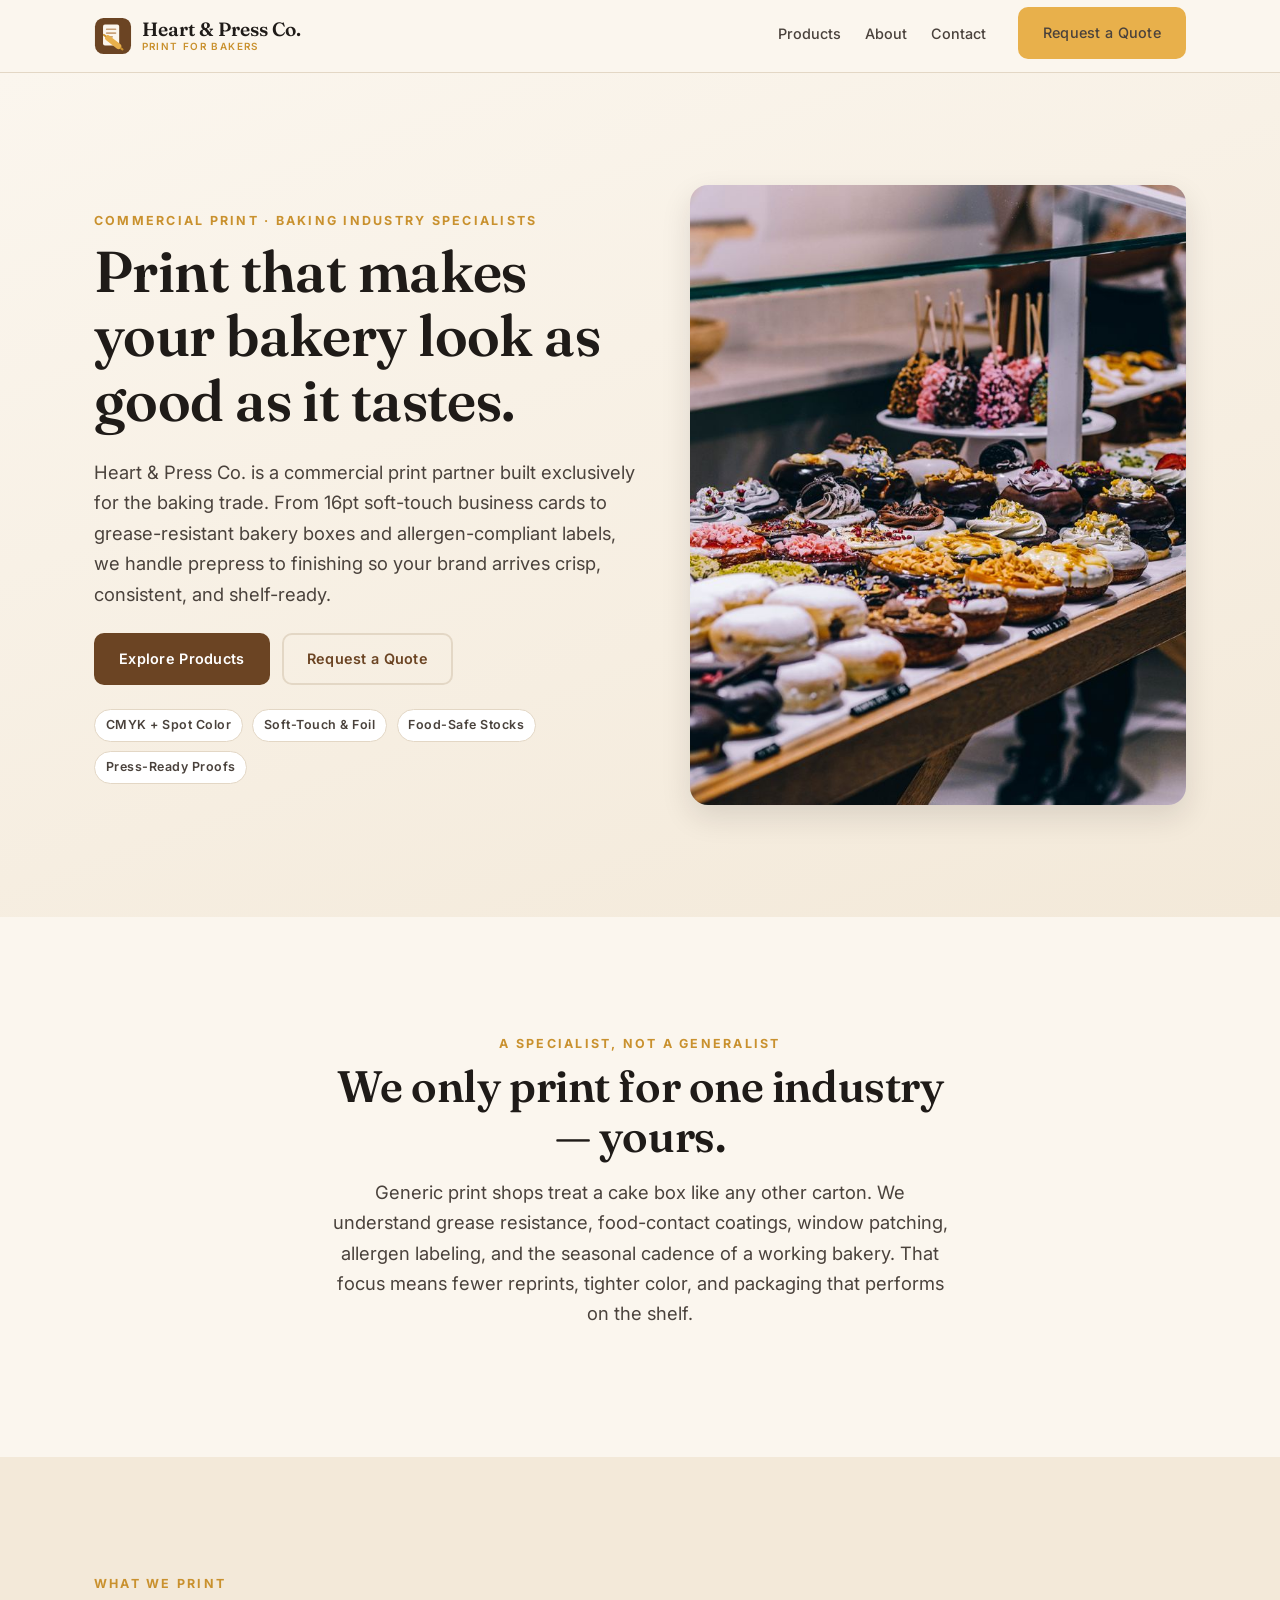
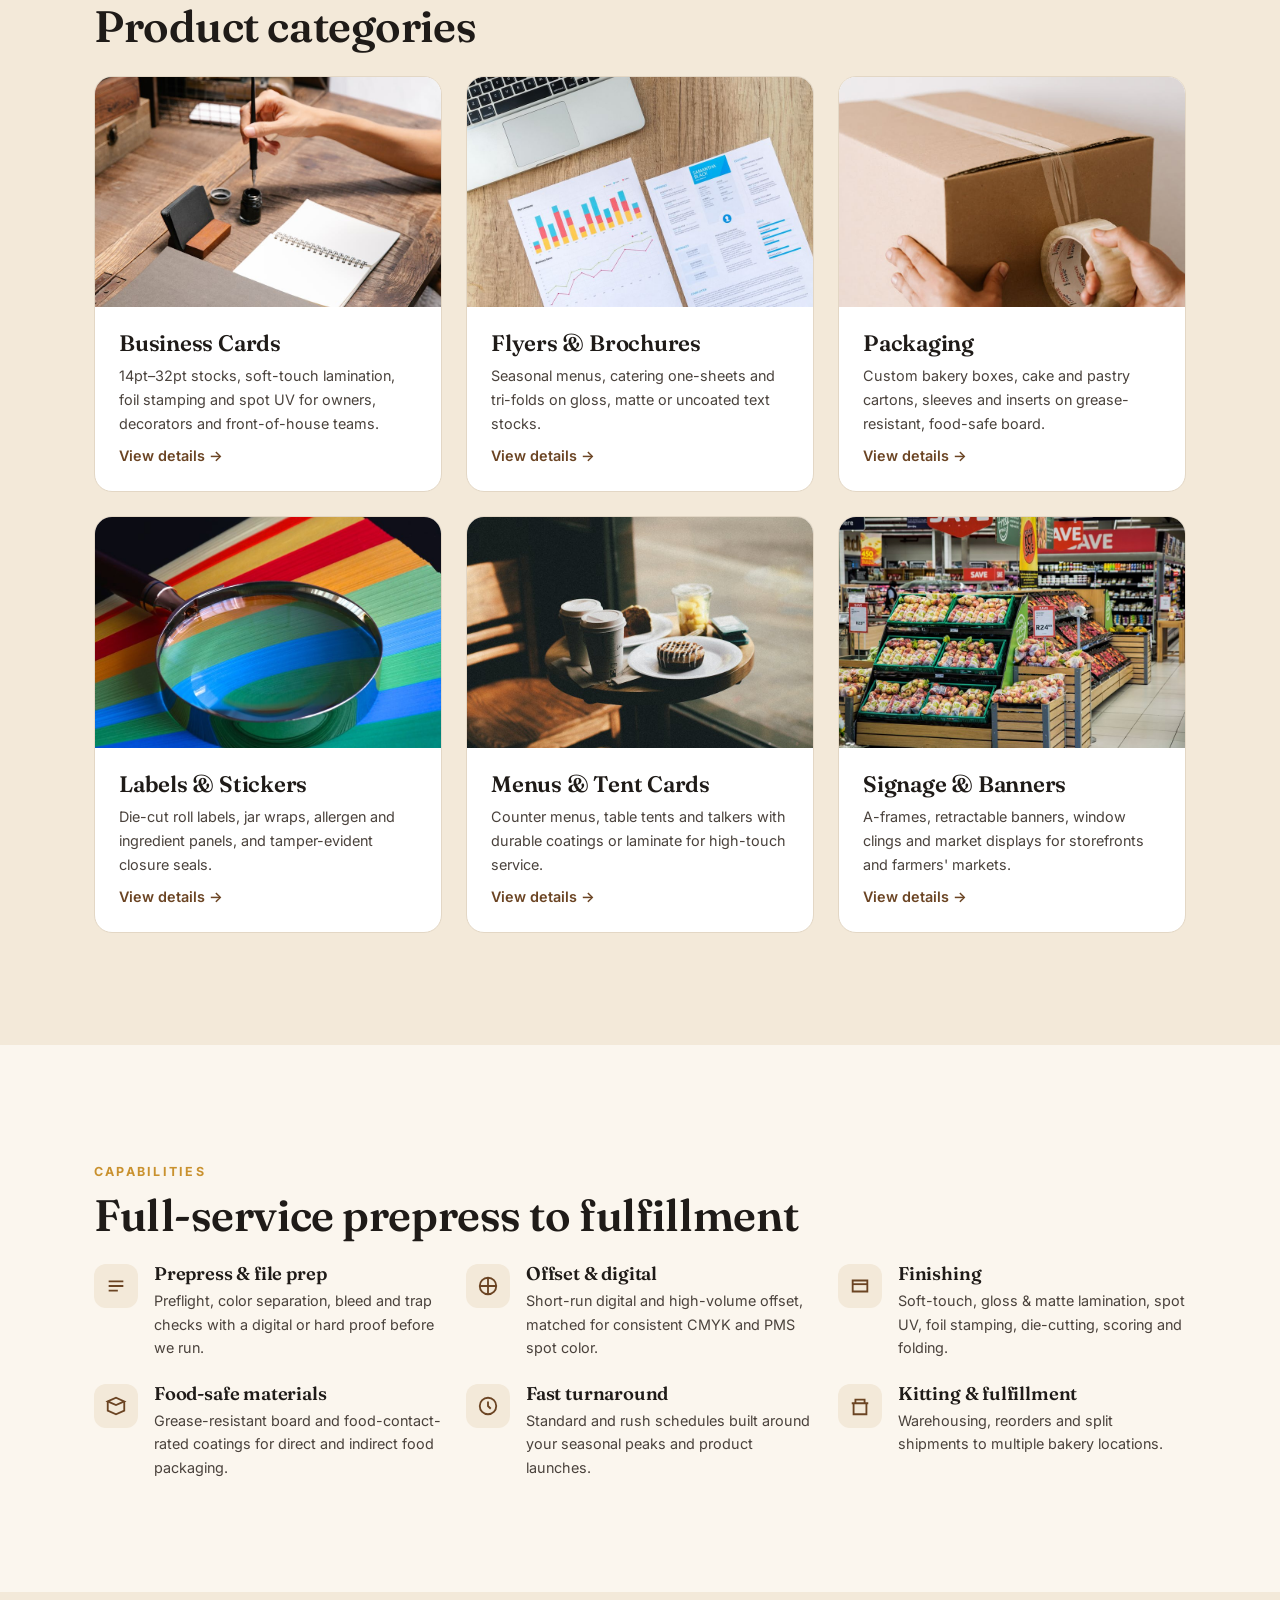
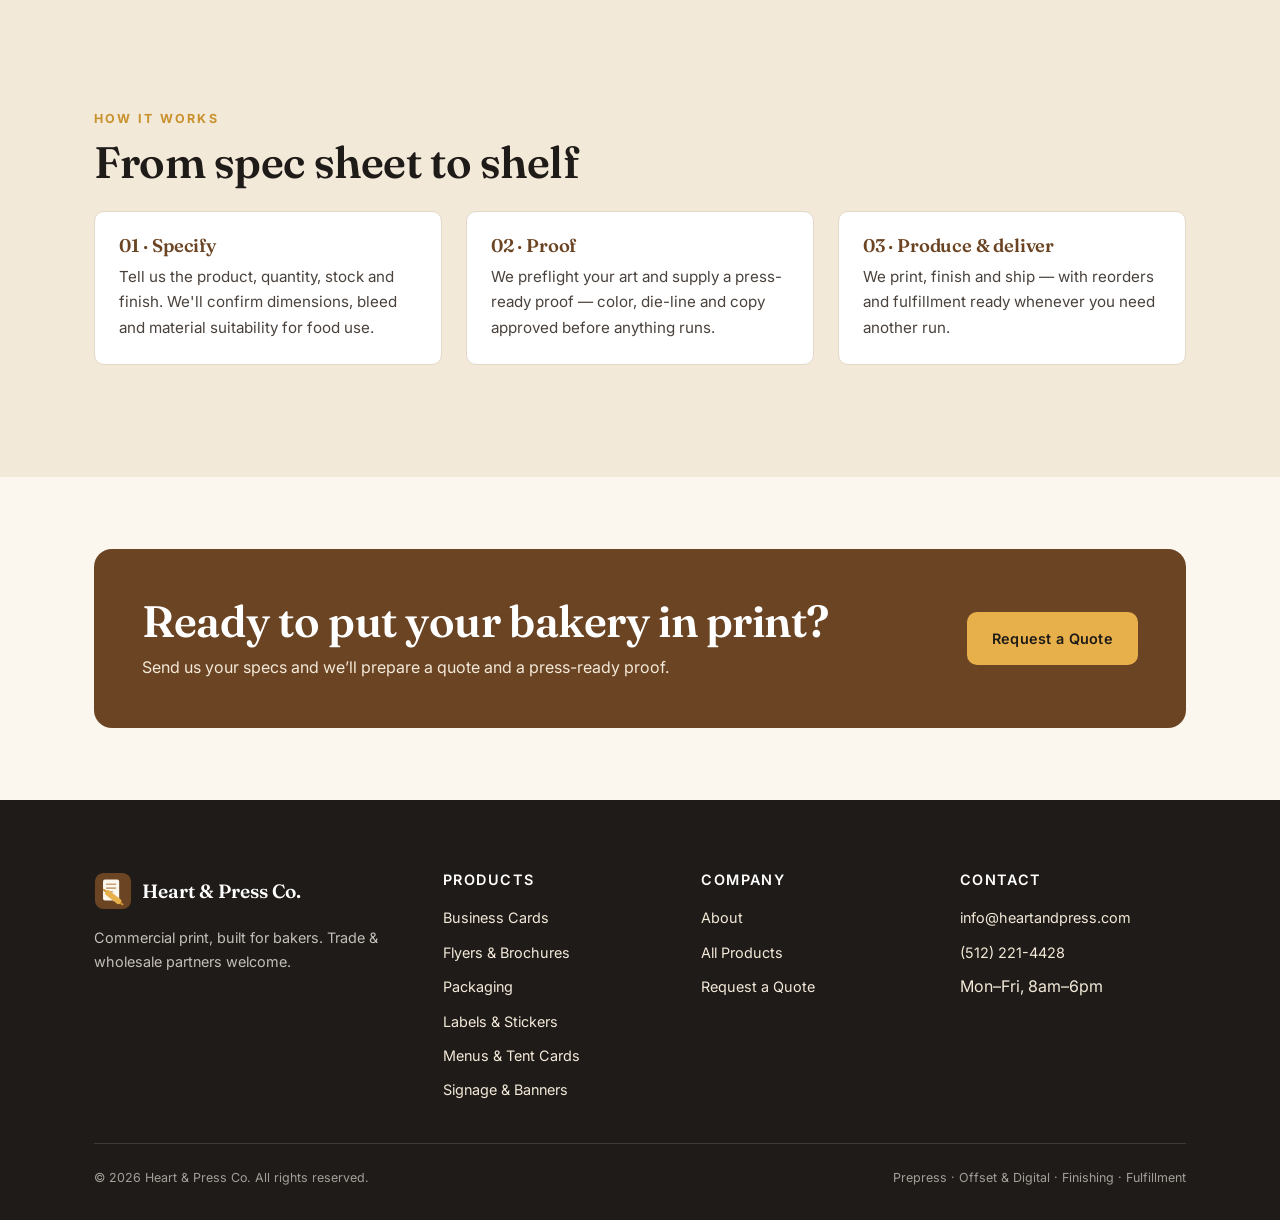
<file: index.html>
<!DOCTYPE html>
<html lang="en">
<head>
  <meta charset="utf-8" />
  <meta name="viewport" content="width=device-width, initial-scale=1" />
  <title>Heart &amp; Press Co. — Commercial print, built for bakers</title>
  <meta name="description" content="Trade-quality commercial printing specialized for the baking industry — business cards, packaging, labels, menus, signage and more for bakeries, patisseries and cafés. Request a quote." />
  <link rel="icon" type="image/svg+xml" href="assets/favicon.svg" />
  <link rel="preconnect" href="https://fonts.googleapis.com" />
  <link rel="preconnect" href="https://fonts.gstatic.com" crossorigin />
  <link href="https://fonts.googleapis.com/css2?family=Fraunces:opsz,wght@9..144,500;9..144,600&family=Inter:wght@400;500;600;700&display=swap" rel="stylesheet" />
  <link rel="stylesheet" href="css/styles.css" />
  <link rel="canonical" href="https://heartandpress.com/" />
  <meta property="og:type" content="website" />
  <meta property="og:site_name" content="Heart & Press Co." />
  <meta property="og:title" content="Heart & Press Co. — Commercial print, built for bakers" />
  <meta property="og:description" content="Trade-quality commercial printing specialized for the baking industry — business cards, packaging, labels, menus and signage for bakeries, patisseries and cafés." />
  <meta property="og:url" content="https://heartandpress.com/" />
  <meta property="og:image" content="https://heartandpress.com/images/hero-bakery.jpg" />
  <meta name="twitter:card" content="summary_large_image" />
  <script type="application/ld+json">
  {
    "@context": "https://schema.org",
    "@type": "PrintShop",
    "name": "Heart & Press Co.",
    "description": "Commercial print specialists for the baking industry — packaging, labels, business cards, menus and signage for bakeries, patisseries and cafés.",
    "url": "https://heartandpress.com/",
    "email": "info@heartandpress.com",
    "telephone": "+1-512-221-4428",
    "image": "https://heartandpress.com/images/hero-bakery.jpg",
    "logo": "https://heartandpress.com/assets/logo-mark.svg",
    "priceRange": "Quote on request",
    "openingHours": "Mo-Fr 08:00-18:00",
    "areaServed": "US",
    "slogan": "Commercial print, built for bakers.",
    "knowsAbout": ["Commercial printing", "Bakery packaging", "Food-safe labels", "Signage and banners"]
  }
  </script>
</head>
<body>

  <header class="site-header">
    <div class="container">
      <nav class="nav" aria-label="Primary">
        <a class="brand" href="index.html" aria-label="Heart &amp; Press Co. home">
          <img class="brand__mark" src="assets/logo-mark.svg" alt="" width="38" height="38" />
          <span class="brand__name">Heart &amp; Press Co.<small>Print for bakers</small></span>
        </a>
        <button class="nav__toggle" aria-label="Toggle menu" aria-expanded="false" aria-controls="primary-menu">
          <span></span><span></span><span></span>
        </button>
        <ul class="nav__links" id="primary-menu">
          <li><a href="products.html">Products</a></li>
          <li><a href="about.html">About</a></li>
          <li><a href="contact.html">Contact</a></li>
          <li class="nav__cta"><a class="btn btn--accent" href="contact.html">Request a Quote</a></li>
        </ul>
      </nav>
    </div>
  </header>

  <!-- ===== Hero ===== -->
  <section class="hero">
    <div class="container">
      <div class="hero__grid">
        <div>
          <span class="eyebrow">Commercial print · Baking industry specialists</span>
          <h1>Print that makes your bakery look as good as it tastes.</h1>
          <p class="lead">
            Heart &amp; Press Co. is a commercial print partner built exclusively for
            the baking trade. From 16pt soft-touch business cards to grease-resistant
            bakery boxes and allergen-compliant labels, we handle prepress to finishing
            so your brand arrives crisp, consistent, and shelf-ready.
          </p>
          <div class="stack" style="margin-top:1.5rem">
            <div style="display:flex;gap:0.75rem;flex-wrap:wrap">
              <a class="btn btn--primary" href="products.html">Explore Products</a>
              <a class="btn btn--ghost" href="contact.html">Request a Quote</a>
            </div>
          </div>
          <div class="hero__badges">
            <span class="badge">CMYK + Spot Color</span>
            <span class="badge">Soft-Touch &amp; Foil</span>
            <span class="badge">Food-Safe Stocks</span>
            <span class="badge">Press-Ready Proofs</span>
          </div>
        </div>
        <div class="hero__media">
          <img src="images/hero-bakery.jpg" alt="Bakery counter with branded boxes, business cards and printed menus" loading="eager" />
        </div>
      </div>
    </div>
  </section>

  <!-- ===== Value prop / why a specialist ===== -->
  <section class="section">
    <div class="container">
      <div class="center" style="max-width:62ch;margin-inline:auto">
        <span class="eyebrow">A specialist, not a generalist</span>
        <h2>We only print for one industry — yours.</h2>
        <p class="lead">
          Generic print shops treat a cake box like any other carton. We understand
          grease resistance, food-contact coatings, window patching, allergen
          labeling, and the seasonal cadence of a working bakery. That focus means
          fewer reprints, tighter color, and packaging that performs on the shelf.
        </p>
      </div>
    </div>
  </section>

  <!-- ===== Category grid ===== -->
  <section class="section section--cream2">
    <div class="container">
      <span class="eyebrow">What we print</span>
      <h2 style="margin-bottom:1.5rem">Product categories</h2>
      <div class="grid grid-3">

        <a class="card" href="products/business-cards.html">
          <div class="card__media"><img src="images/cat-business-cards.jpg" alt="Premium printed business cards" loading="lazy" /></div>
          <div class="card__body">
            <h3>Business Cards</h3>
            <p>14pt–32pt stocks, soft-touch lamination, foil stamping and spot UV for owners, decorators and front-of-house teams.</p>
            <span class="card__link">View details</span>
          </div>
        </a>

        <a class="card" href="products/flyers-brochures.html">
          <div class="card__media"><img src="images/cat-flyers.jpg" alt="Printed flyers and folded brochures" loading="lazy" /></div>
          <div class="card__body">
            <h3>Flyers &amp; Brochures</h3>
            <p>Seasonal menus, catering one-sheets and tri-folds on gloss, matte or uncoated text stocks.</p>
            <span class="card__link">View details</span>
          </div>
        </a>

        <a class="card" href="products/packaging.html">
          <div class="card__media"><img src="images/cat-packaging.jpg" alt="Branded bakery boxes and packaging" loading="lazy" /></div>
          <div class="card__body">
            <h3>Packaging</h3>
            <p>Custom bakery boxes, cake and pastry cartons, sleeves and inserts on grease-resistant, food-safe board.</p>
            <span class="card__link">View details</span>
          </div>
        </a>

        <a class="card" href="products/labels-stickers.html">
          <div class="card__media"><img src="images/cat-labels.jpg" alt="Custom jar labels and stickers" loading="lazy" /></div>
          <div class="card__body">
            <h3>Labels &amp; Stickers</h3>
            <p>Die-cut roll labels, jar wraps, allergen and ingredient panels, and tamper-evident closure seals.</p>
            <span class="card__link">View details</span>
          </div>
        </a>

        <a class="card" href="products/menus-tent-cards.html">
          <div class="card__media"><img src="images/cat-menus.jpg" alt="Printed café menus and counter tent cards" loading="lazy" /></div>
          <div class="card__body">
            <h3>Menus &amp; Tent Cards</h3>
            <p>Counter menus, table tents and talkers with durable coatings or laminate for high-touch service.</p>
            <span class="card__link">View details</span>
          </div>
        </a>

        <a class="card" href="products/signage-banners.html">
          <div class="card__media"><img src="images/cat-signage.jpg" alt="Bakery signage and retractable banners" loading="lazy" /></div>
          <div class="card__body">
            <h3>Signage &amp; Banners</h3>
            <p>A-frames, retractable banners, window clings and market displays for storefronts and farmers' markets.</p>
            <span class="card__link">View details</span>
          </div>
        </a>

      </div>
    </div>
  </section>

  <!-- ===== Capabilities strip ===== -->
  <section class="section">
    <div class="container">
      <span class="eyebrow">Capabilities</span>
      <h2 style="margin-bottom:1.5rem">Full-service prepress to fulfillment</h2>
      <div class="features">
        <div class="feature">
          <div class="feature__icon" aria-hidden="true">
            <svg width="22" height="22" viewBox="0 0 24 24" fill="none" stroke="currentColor" stroke-width="2"><path d="M4 7h16M4 12h16M4 17h10"/></svg>
          </div>
          <div>
            <h4>Prepress &amp; file prep</h4>
            <p>Preflight, color separation, bleed and trap checks with a digital or hard proof before we run.</p>
          </div>
        </div>
        <div class="feature">
          <div class="feature__icon" aria-hidden="true">
            <svg width="22" height="22" viewBox="0 0 24 24" fill="none" stroke="currentColor" stroke-width="2"><circle cx="12" cy="12" r="9"/><path d="M12 3v18M3 12h18"/></svg>
          </div>
          <div>
            <h4>Offset &amp; digital</h4>
            <p>Short-run digital and high-volume offset, matched for consistent CMYK and PMS spot color.</p>
          </div>
        </div>
        <div class="feature">
          <div class="feature__icon" aria-hidden="true">
            <svg width="22" height="22" viewBox="0 0 24 24" fill="none" stroke="currentColor" stroke-width="2"><path d="M4 6h16v12H4z"/><path d="M4 10h16"/></svg>
          </div>
          <div>
            <h4>Finishing</h4>
            <p>Soft-touch, gloss &amp; matte lamination, spot UV, foil stamping, die-cutting, scoring and folding.</p>
          </div>
        </div>
        <div class="feature">
          <div class="feature__icon" aria-hidden="true">
            <svg width="22" height="22" viewBox="0 0 24 24" fill="none" stroke="currentColor" stroke-width="2"><path d="M3 7l9-4 9 4-9 4-9-4z"/><path d="M3 7v10l9 4 9-4V7"/></svg>
          </div>
          <div>
            <h4>Food-safe materials</h4>
            <p>Grease-resistant board and food-contact-rated coatings for direct and indirect food packaging.</p>
          </div>
        </div>
        <div class="feature">
          <div class="feature__icon" aria-hidden="true">
            <svg width="22" height="22" viewBox="0 0 24 24" fill="none" stroke="currentColor" stroke-width="2"><circle cx="12" cy="12" r="9"/><path d="M12 7v5l3 3"/></svg>
          </div>
          <div>
            <h4>Fast turnaround</h4>
            <p>Standard and rush schedules built around your seasonal peaks and product launches.</p>
          </div>
        </div>
        <div class="feature">
          <div class="feature__icon" aria-hidden="true">
            <svg width="22" height="22" viewBox="0 0 24 24" fill="none" stroke="currentColor" stroke-width="2"><path d="M3 9h18M7 9V5h10v4M5 21h14V9H5z"/></svg>
          </div>
          <div>
            <h4>Kitting &amp; fulfillment</h4>
            <p>Warehousing, reorders and split shipments to multiple bakery locations.</p>
          </div>
        </div>
      </div>
    </div>
  </section>

  <!-- ===== Process ===== -->
  <section class="section section--cream2">
    <div class="container">
      <span class="eyebrow">How it works</span>
      <h2 style="margin-bottom:1.5rem">From spec sheet to shelf</h2>
      <div class="grid grid-3">
        <div class="spec">
          <h4>01 · Specify</h4>
          <p style="margin:0;color:var(--ink-soft);font-size:0.95rem">Tell us the product, quantity, stock and finish. We'll confirm dimensions, bleed and material suitability for food use.</p>
        </div>
        <div class="spec">
          <h4>02 · Proof</h4>
          <p style="margin:0;color:var(--ink-soft);font-size:0.95rem">We preflight your art and supply a press-ready proof — color, die-line and copy approved before anything runs.</p>
        </div>
        <div class="spec">
          <h4>03 · Produce &amp; deliver</h4>
          <p style="margin:0;color:var(--ink-soft);font-size:0.95rem">We print, finish and ship — with reorders and fulfillment ready whenever you need another run.</p>
        </div>
      </div>
    </div>
  </section>

  <!-- ===== CTA band ===== -->
  <section class="section section--tight">
    <div class="container">
      <div class="cta-band">
        <div>
          <h2>Ready to put your bakery in print?</h2>
          <p>Send us your specs and we’ll prepare a quote and a press-ready proof.</p>
        </div>
        <a class="btn btn--accent" href="contact.html">Request a Quote</a>
      </div>
    </div>
  </section>

  <!-- ===== Footer ===== -->
  <footer class="site-footer">
    <div class="container">
      <div class="footer-grid">
        <div class="footer-brand">
          <a class="brand" href="index.html" aria-label="Heart &amp; Press Co. home">
            <img class="brand__mark" src="assets/logo-mark.svg" alt="" width="38" height="38" />
            <span class="brand__name" style="color:#fff">Heart &amp; Press Co.</span>
          </a>
          <p style="margin-top:1rem;max-width:34ch;color:rgba(251,246,238,0.75);font-size:0.9rem">
            Commercial print, built for bakers. Trade &amp; wholesale partners welcome.
          </p>
        </div>
        <div>
          <h4>Products</h4>
          <ul class="footer-links">
            <li><a href="products/business-cards.html">Business Cards</a></li>
            <li><a href="products/flyers-brochures.html">Flyers &amp; Brochures</a></li>
            <li><a href="products/packaging.html">Packaging</a></li>
            <li><a href="products/labels-stickers.html">Labels &amp; Stickers</a></li>
            <li><a href="products/menus-tent-cards.html">Menus &amp; Tent Cards</a></li>
            <li><a href="products/signage-banners.html">Signage &amp; Banners</a></li>
          </ul>
        </div>
        <div>
          <h4>Company</h4>
          <ul class="footer-links">
            <li><a href="about.html">About</a></li>
            <li><a href="products.html">All Products</a></li>
            <li><a href="contact.html">Request a Quote</a></li>
          </ul>
        </div>
        <div>
          <h4>Contact</h4>
          <ul class="footer-links">
            <li><a href="mailto:info@heartandpress.com">info@heartandpress.com</a></li>
            <li><a href="tel:+15122214428">(512) 221-4428</a></li>
            <li>Mon–Fri, 8am–6pm</li>
          </ul>
        </div>
      </div>
      <div class="footer-bottom">
        <span>&copy; <span id="year">2026</span> Heart &amp; Press Co. All rights reserved.</span>
        <span>Prepress &middot; Offset &amp; Digital &middot; Finishing &middot; Fulfillment</span>
      </div>
    </div>
  </footer>

  <script src="js/main.js"></script>
</body>
</html>
</file>
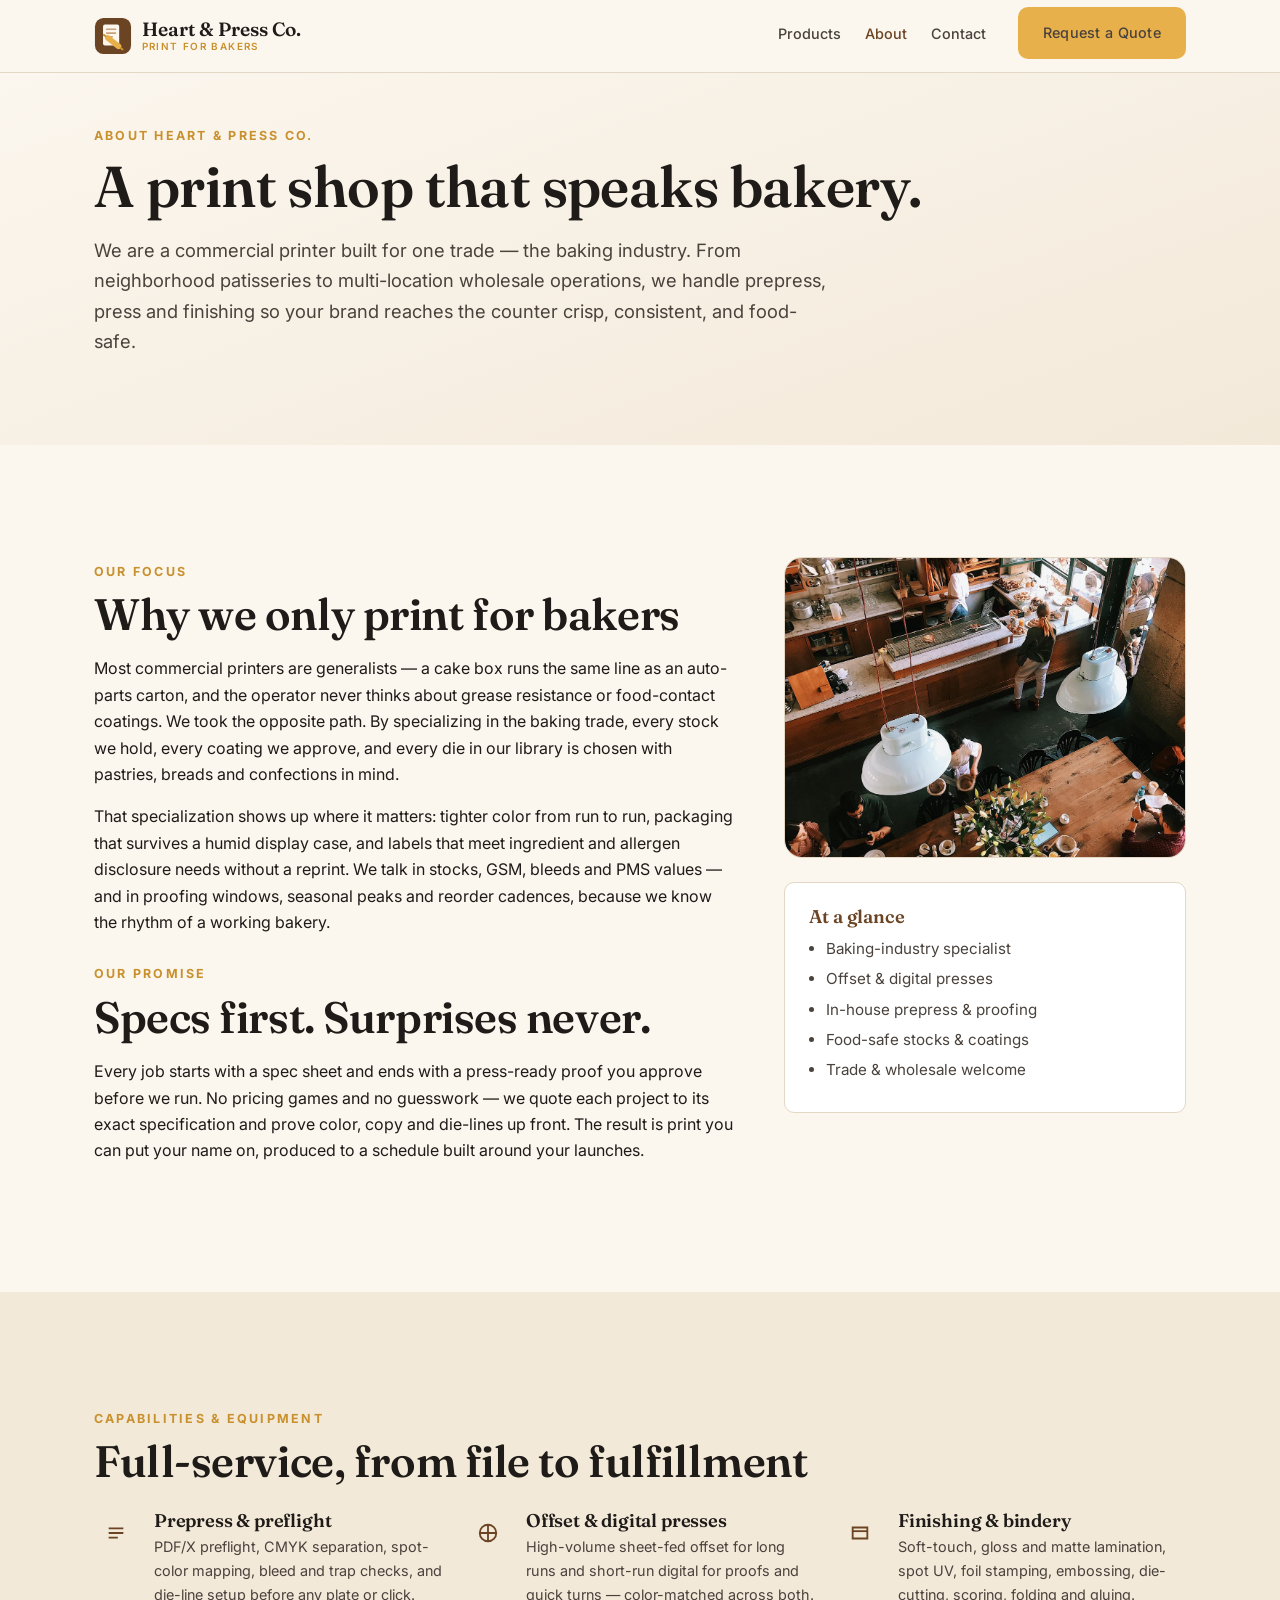
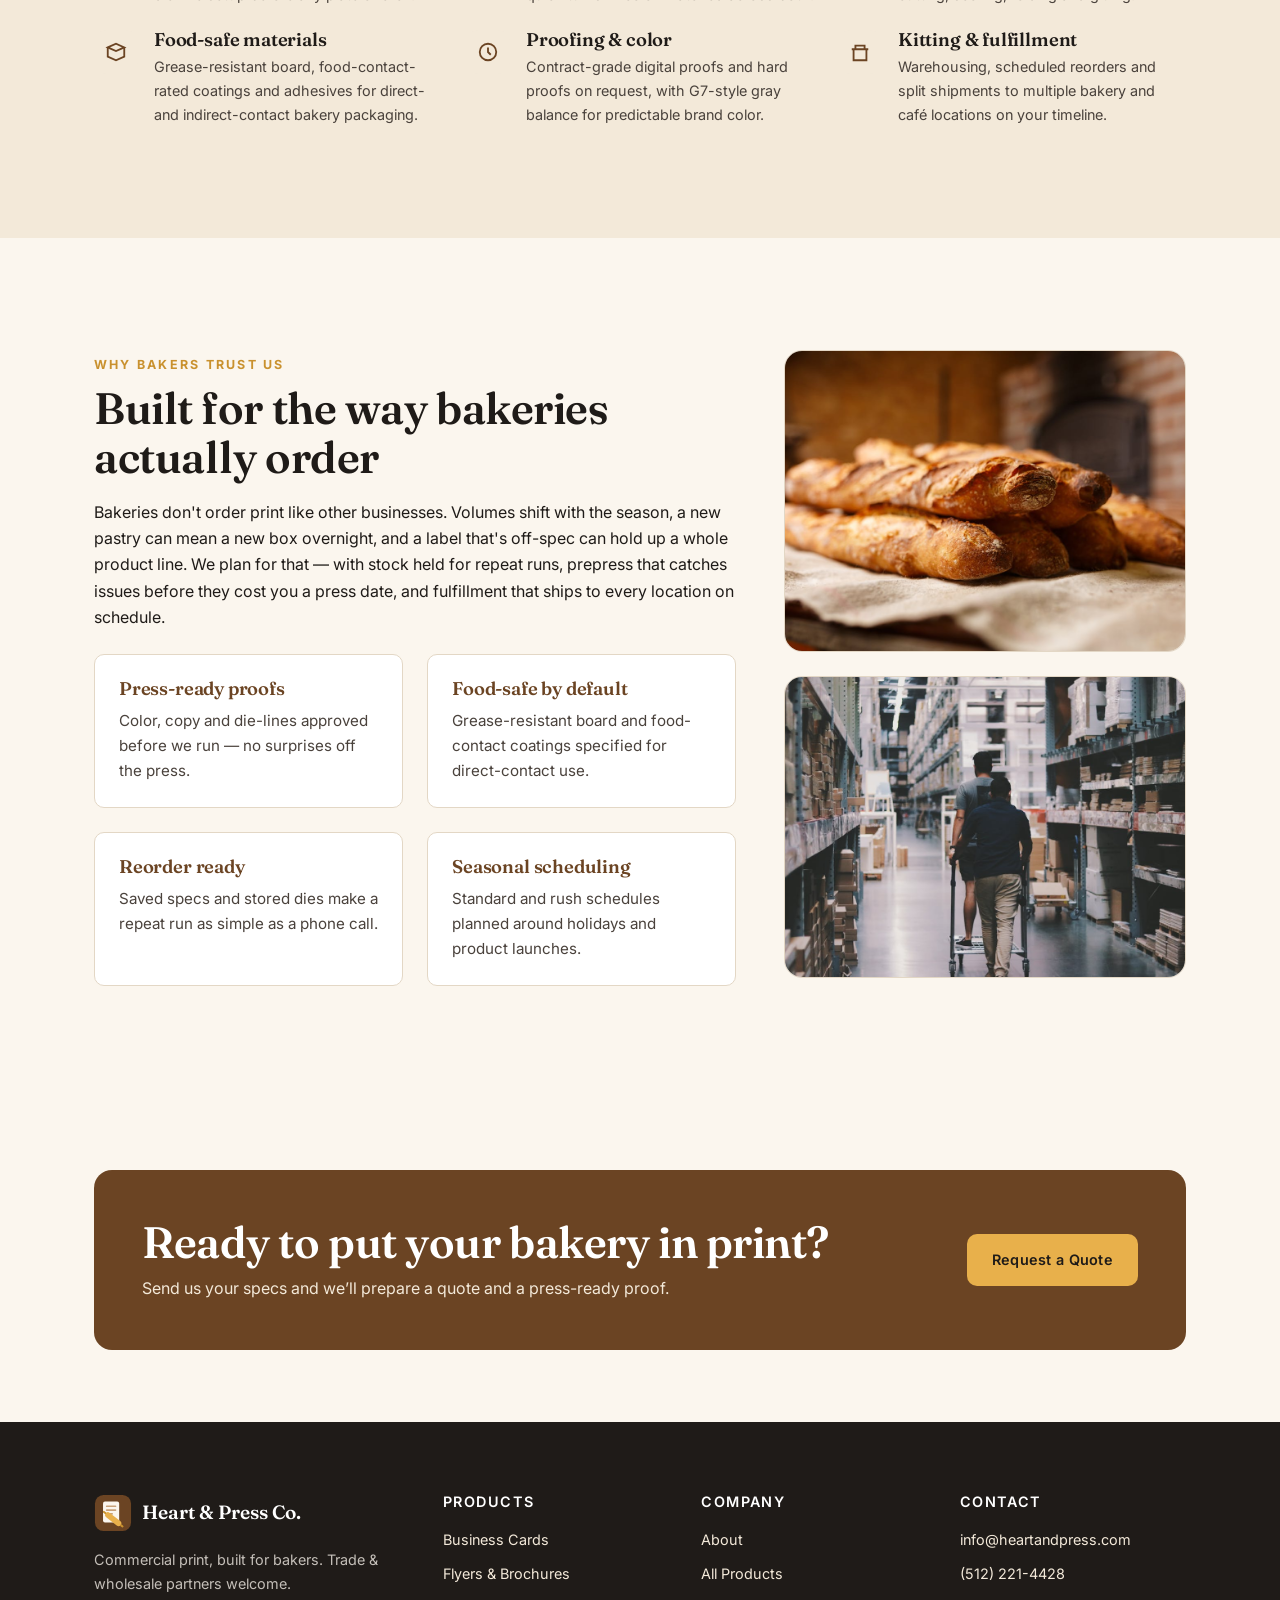
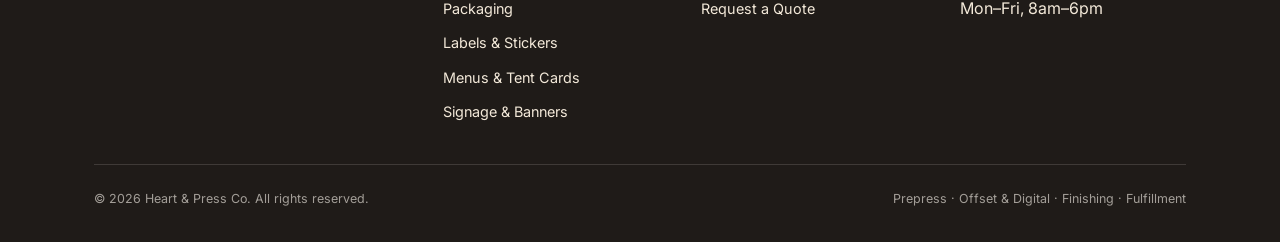
<file: about.html>
<!DOCTYPE html>
<html lang="en">
<head>
  <meta charset="utf-8" />
  <meta name="viewport" content="width=device-width, initial-scale=1" />
  <title>About — Heart &amp; Press Co. | Print specialists for the baking trade</title>
  <meta name="description" content="Heart & Press Co. is a commercial print partner built exclusively for bakeries, patisseries and cafés. Learn about our prepress, offset and digital presses, finishing and fulfillment for the baking industry." />
  <link rel="icon" type="image/svg+xml" href="assets/favicon.svg" />
  <link rel="preconnect" href="https://fonts.googleapis.com" />
  <link rel="preconnect" href="https://fonts.gstatic.com" crossorigin />
  <link href="https://fonts.googleapis.com/css2?family=Fraunces:opsz,wght@9..144,500;9..144,600&family=Inter:wght@400;500;600;700&display=swap" rel="stylesheet" />
  <link rel="stylesheet" href="css/styles.css" />
  <link rel="canonical" href="https://heartandpress.com/about.html" />
  <meta property="og:type" content="website" />
  <meta property="og:site_name" content="Heart & Press Co." />
  <meta property="og:title" content="About — Heart & Press Co." />
  <meta property="og:description" content="A commercial printer built exclusively for the baking trade — prepress, offset and digital presses, finishing and fulfillment for bakeries and cafés." />
  <meta property="og:url" content="https://heartandpress.com/about.html" />
  <meta property="og:image" content="https://heartandpress.com/images/about-cafe.jpg" />
  <meta name="twitter:card" content="summary_large_image" />
  <script type="application/ld+json">
  { "@context": "https://schema.org", "@type": "Organization", "name": "Heart & Press Co.", "url": "https://heartandpress.com/", "logo": "https://heartandpress.com/assets/logo-mark.svg", "email": "info@heartandpress.com", "telephone": "+1-512-221-4428", "slogan": "Commercial print, built for bakers." }
  </script>
</head>
<body>

  <header class="site-header">
    <div class="container">
      <nav class="nav" aria-label="Primary">
        <a class="brand" href="index.html" aria-label="Heart &amp; Press Co. home">
          <img class="brand__mark" src="assets/logo-mark.svg" alt="" width="38" height="38" />
          <span class="brand__name">Heart &amp; Press Co.<small>Print for bakers</small></span>
        </a>
        <button class="nav__toggle" aria-label="Toggle menu" aria-expanded="false" aria-controls="primary-menu">
          <span></span><span></span><span></span>
        </button>
        <ul class="nav__links" id="primary-menu">
          <li><a href="products.html">Products</a></li>
          <li><a href="about.html" aria-current="page">About</a></li>
          <li><a href="contact.html">Contact</a></li>
          <li class="nav__cta"><a class="btn btn--accent" href="contact.html">Request a Quote</a></li>
        </ul>
      </nav>
    </div>
  </header>

  <!-- ===== Page header ===== -->
  <section class="page-head">
    <div class="container">
      <span class="eyebrow">About Heart &amp; Press Co.</span>
      <h1>A print shop that speaks bakery.</h1>
      <p class="lead measure">
        We are a commercial printer built for one trade — the baking industry.
        From neighborhood patisseries to multi-location wholesale operations, we
        handle prepress, press and finishing so your brand reaches the counter
        crisp, consistent, and food-safe.
      </p>
    </div>
  </section>

  <!-- ===== Story / why baking ===== -->
  <section class="section">
    <div class="container">
      <div class="split">
        <div class="stack">
          <div>
            <span class="eyebrow">Our focus</span>
            <h2>Why we only print for bakers</h2>
            <p>
              Most commercial printers are generalists — a cake box runs the same
              line as an auto-parts carton, and the operator never thinks about
              grease resistance or food-contact coatings. We took the opposite path.
              By specializing in the baking trade, every stock we hold, every
              coating we approve, and every die in our library is chosen with
              pastries, breads and confections in mind.
            </p>
            <p>
              That specialization shows up where it matters: tighter color from run
              to run, packaging that survives a humid display case, and labels that
              meet ingredient and allergen disclosure needs without a reprint. We
              talk in stocks, GSM, bleeds and PMS values — and in proofing windows,
              seasonal peaks and reorder cadences, because we know the rhythm of a
              working bakery.
            </p>
          </div>
          <div>
            <span class="eyebrow">Our promise</span>
            <h2>Specs first. Surprises never.</h2>
            <p>
              Every job starts with a spec sheet and ends with a press-ready proof
              you approve before we run. No pricing games and no guesswork — we
              quote each project to its exact specification and prove color, copy
              and die-lines up front. The result is print you can put your name on,
              produced to a schedule built around your launches.
            </p>
          </div>
        </div>
        <aside class="stack">
          <div class="card" style="overflow:hidden">
            <div class="card__media" style="aspect-ratio:4/3"><img src="images/about-cafe.jpg" alt="Interior of a bakery café with branded packaging on the counter" loading="lazy" /></div>
          </div>
          <div class="spec">
            <h4>At a glance</h4>
            <ul style="margin:0;padding-left:1.1em;font-size:0.95rem;color:var(--ink-soft)">
              <li>Baking-industry specialist</li>
              <li>Offset &amp; digital presses</li>
              <li>In-house prepress &amp; proofing</li>
              <li>Food-safe stocks &amp; coatings</li>
              <li>Trade &amp; wholesale welcome</li>
            </ul>
          </div>
        </aside>
      </div>
    </div>
  </section>

  <!-- ===== Capabilities / equipment ===== -->
  <section class="section section--cream2">
    <div class="container">
      <span class="eyebrow">Capabilities &amp; equipment</span>
      <h2 style="margin-bottom:1.5rem">Full-service, from file to fulfillment</h2>
      <div class="features">
        <div class="feature">
          <div class="feature__icon" aria-hidden="true">
            <svg width="22" height="22" viewBox="0 0 24 24" fill="none" stroke="currentColor" stroke-width="2"><path d="M4 7h16M4 12h16M4 17h10"/></svg>
          </div>
          <div>
            <h4>Prepress &amp; preflight</h4>
            <p>PDF/X preflight, CMYK separation, spot-color mapping, bleed and trap checks, and die-line setup before any plate or click.</p>
          </div>
        </div>
        <div class="feature">
          <div class="feature__icon" aria-hidden="true">
            <svg width="22" height="22" viewBox="0 0 24 24" fill="none" stroke="currentColor" stroke-width="2"><circle cx="12" cy="12" r="9"/><path d="M12 3v18M3 12h18"/></svg>
          </div>
          <div>
            <h4>Offset &amp; digital presses</h4>
            <p>High-volume sheet-fed offset for long runs and short-run digital for proofs and quick turns — color-matched across both.</p>
          </div>
        </div>
        <div class="feature">
          <div class="feature__icon" aria-hidden="true">
            <svg width="22" height="22" viewBox="0 0 24 24" fill="none" stroke="currentColor" stroke-width="2"><path d="M4 6h16v12H4z"/><path d="M4 10h16"/></svg>
          </div>
          <div>
            <h4>Finishing &amp; bindery</h4>
            <p>Soft-touch, gloss and matte lamination, spot UV, foil stamping, embossing, die-cutting, scoring, folding and gluing.</p>
          </div>
        </div>
        <div class="feature">
          <div class="feature__icon" aria-hidden="true">
            <svg width="22" height="22" viewBox="0 0 24 24" fill="none" stroke="currentColor" stroke-width="2"><path d="M3 7l9-4 9 4-9 4-9-4z"/><path d="M3 7v10l9 4 9-4V7"/></svg>
          </div>
          <div>
            <h4>Food-safe materials</h4>
            <p>Grease-resistant board, food-contact-rated coatings and adhesives for direct- and indirect-contact bakery packaging.</p>
          </div>
        </div>
        <div class="feature">
          <div class="feature__icon" aria-hidden="true">
            <svg width="22" height="22" viewBox="0 0 24 24" fill="none" stroke="currentColor" stroke-width="2"><circle cx="12" cy="12" r="9"/><path d="M12 7v5l3 3"/></svg>
          </div>
          <div>
            <h4>Proofing &amp; color</h4>
            <p>Contract-grade digital proofs and hard proofs on request, with G7-style gray balance for predictable brand color.</p>
          </div>
        </div>
        <div class="feature">
          <div class="feature__icon" aria-hidden="true">
            <svg width="22" height="22" viewBox="0 0 24 24" fill="none" stroke="currentColor" stroke-width="2"><path d="M3 9h18M7 9V5h10v4M5 21h14V9H5z"/></svg>
          </div>
          <div>
            <h4>Kitting &amp; fulfillment</h4>
            <p>Warehousing, scheduled reorders and split shipments to multiple bakery and café locations on your timeline.</p>
          </div>
        </div>
      </div>
    </div>
  </section>

  <!-- ===== Trust signals / stats ===== -->
  <section class="section">
    <div class="container">
      <div class="split">
        <div class="stack">
          <div>
            <span class="eyebrow">Why bakers trust us</span>
            <h2>Built for the way bakeries actually order</h2>
            <p>
              Bakeries don't order print like other businesses. Volumes shift with
              the season, a new pastry can mean a new box overnight, and a label
              that's off-spec can hold up a whole product line. We plan for that —
              with stock held for repeat runs, prepress that catches issues before
              they cost you a press date, and fulfillment that ships to every
              location on schedule.
            </p>
          </div>
          <div class="grid grid-2">
            <div class="spec">
              <h4>Press-ready proofs</h4>
              <p style="margin:0;font-size:0.95rem;color:var(--ink-soft)">Color, copy and die-lines approved before we run — no surprises off the press.</p>
            </div>
            <div class="spec">
              <h4>Food-safe by default</h4>
              <p style="margin:0;font-size:0.95rem;color:var(--ink-soft)">Grease-resistant board and food-contact coatings specified for direct-contact use.</p>
            </div>
            <div class="spec">
              <h4>Reorder ready</h4>
              <p style="margin:0;font-size:0.95rem;color:var(--ink-soft)">Saved specs and stored dies make a repeat run as simple as a phone call.</p>
            </div>
            <div class="spec">
              <h4>Seasonal scheduling</h4>
              <p style="margin:0;font-size:0.95rem;color:var(--ink-soft)">Standard and rush schedules planned around holidays and product launches.</p>
            </div>
          </div>
        </div>
        <aside class="stack">
          <div class="card"><div class="card__media" style="aspect-ratio:4/3"><img src="images/about-oven.jpg" alt="Fresh baguettes coming out of a bakery oven" loading="lazy" /></div></div>
          <div class="card"><div class="card__media" style="aspect-ratio:4/3"><img src="images/about-fulfillment.jpg" alt="Warehouse fulfillment shelving with cartons ready to ship" loading="lazy" /></div></div>
        </aside>
      </div>
    </div>
  </section>

  <!-- ===== CTA band ===== -->
  <section class="section section--tight">
    <div class="container">
      <div class="cta-band">
        <div>
          <h2>Ready to put your bakery in print?</h2>
          <p>Send us your specs and we’ll prepare a quote and a press-ready proof.</p>
        </div>
        <a class="btn btn--accent" href="contact.html">Request a Quote</a>
      </div>
    </div>
  </section>

  <!-- ===== Footer ===== -->
  <footer class="site-footer">
    <div class="container">
      <div class="footer-grid">
        <div class="footer-brand">
          <a class="brand" href="index.html" aria-label="Heart &amp; Press Co. home">
            <img class="brand__mark" src="assets/logo-mark.svg" alt="" width="38" height="38" />
            <span class="brand__name" style="color:#fff">Heart &amp; Press Co.</span>
          </a>
          <p style="margin-top:1rem;max-width:34ch;color:rgba(251,246,238,0.75);font-size:0.9rem">
            Commercial print, built for bakers. Trade &amp; wholesale partners welcome.
          </p>
        </div>
        <div>
          <h4>Products</h4>
          <ul class="footer-links">
            <li><a href="products/business-cards.html">Business Cards</a></li>
            <li><a href="products/flyers-brochures.html">Flyers &amp; Brochures</a></li>
            <li><a href="products/packaging.html">Packaging</a></li>
            <li><a href="products/labels-stickers.html">Labels &amp; Stickers</a></li>
            <li><a href="products/menus-tent-cards.html">Menus &amp; Tent Cards</a></li>
            <li><a href="products/signage-banners.html">Signage &amp; Banners</a></li>
          </ul>
        </div>
        <div>
          <h4>Company</h4>
          <ul class="footer-links">
            <li><a href="about.html">About</a></li>
            <li><a href="products.html">All Products</a></li>
            <li><a href="contact.html">Request a Quote</a></li>
          </ul>
        </div>
        <div>
          <h4>Contact</h4>
          <ul class="footer-links">
            <li><a href="mailto:info@heartandpress.com">info@heartandpress.com</a></li>
            <li><a href="tel:+15122214428">(512) 221-4428</a></li>
            <li>Mon–Fri, 8am–6pm</li>
          </ul>
        </div>
      </div>
      <div class="footer-bottom">
        <span>&copy; <span id="year">2026</span> Heart &amp; Press Co. All rights reserved.</span>
        <span>Prepress &middot; Offset &amp; Digital &middot; Finishing &middot; Fulfillment</span>
      </div>
    </div>
  </footer>

  <script src="js/main.js"></script>
</body>
</html>
</file>
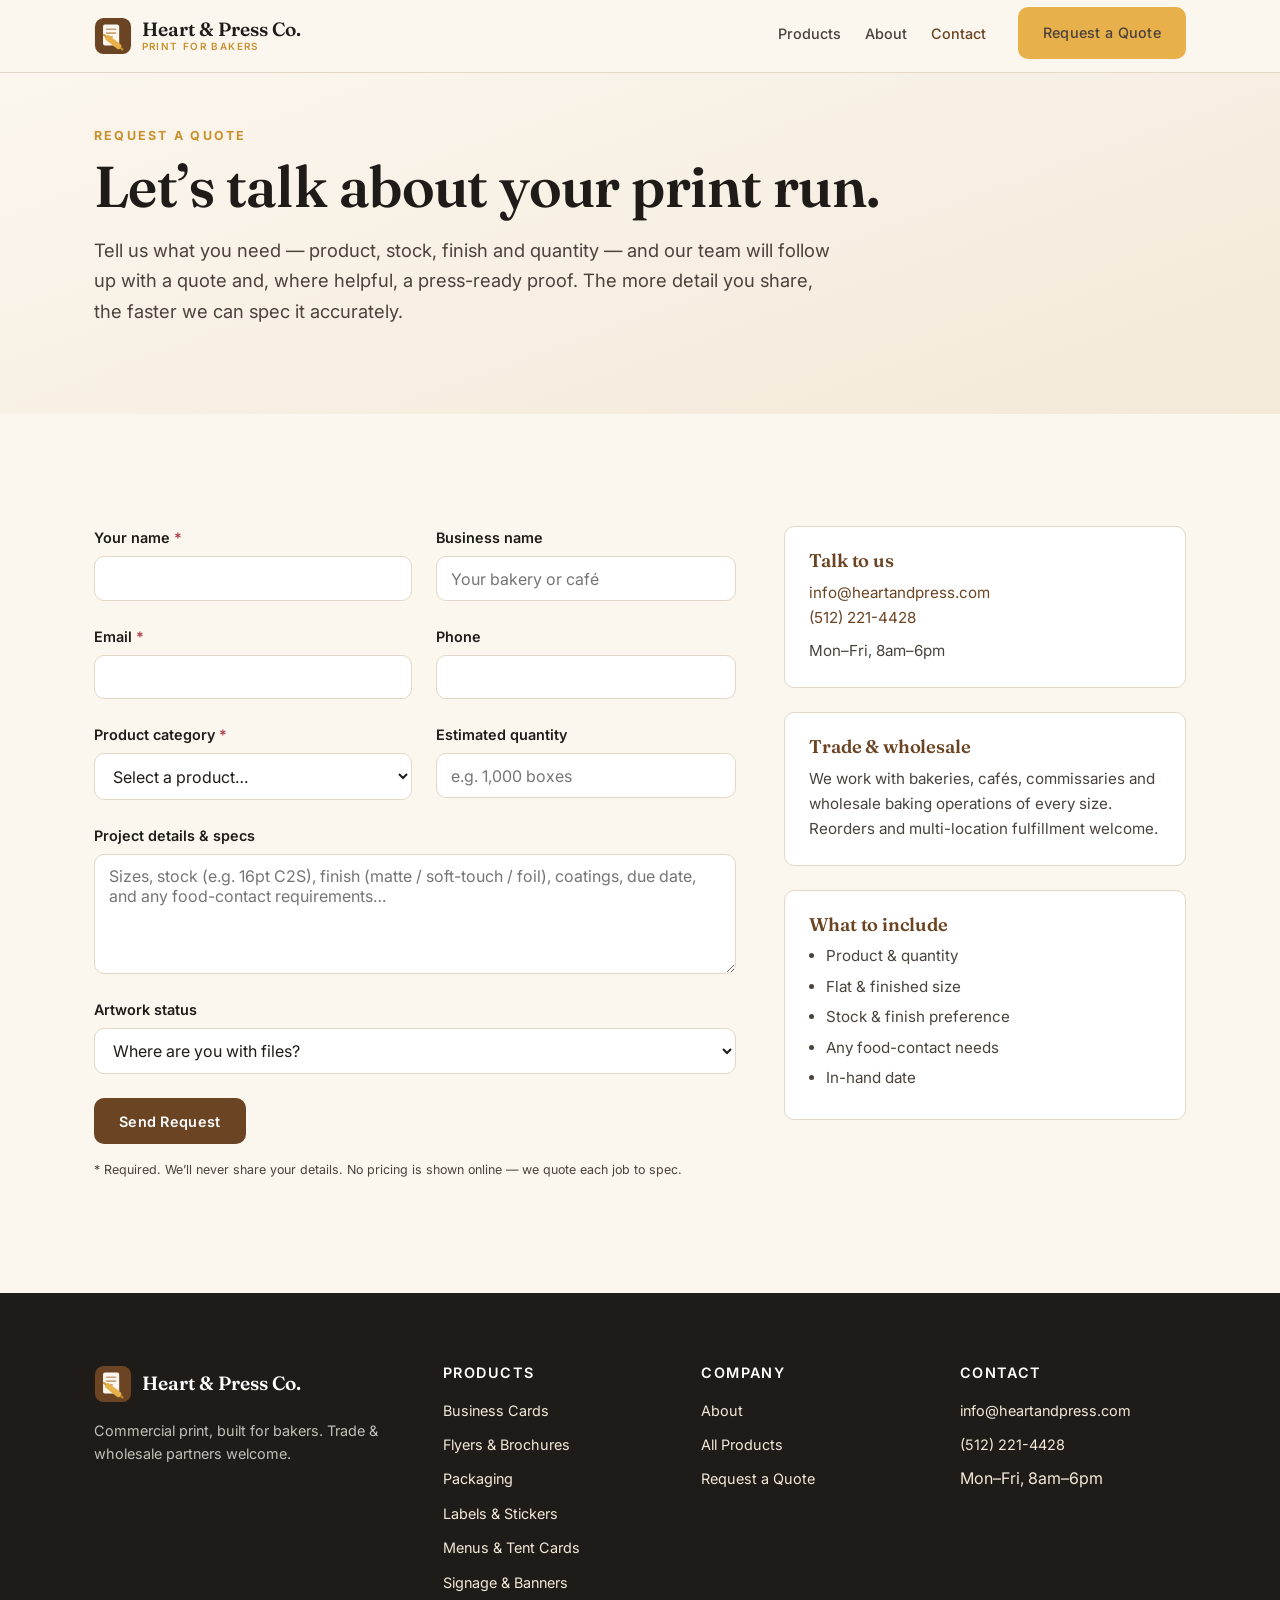
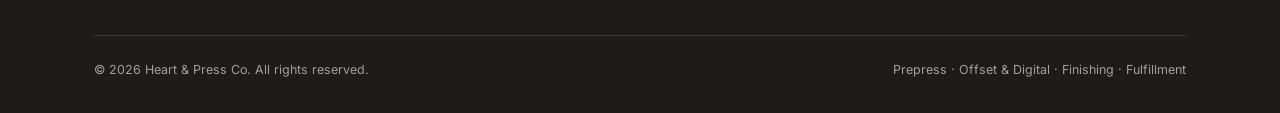
<file: contact.html>
<!DOCTYPE html>
<html lang="en">
<head>
  <meta charset="utf-8" />
  <meta name="viewport" content="width=device-width, initial-scale=1" />
  <title>Request a Quote — Heart &amp; Press Co.</title>
  <meta name="description" content="Request a quote from Heart & Press Co., commercial print specialists for the baking industry. Tell us your product, stock, finish and quantity and we'll be in touch." />
  <link rel="icon" type="image/svg+xml" href="assets/favicon.svg" />
  <link rel="preconnect" href="https://fonts.googleapis.com" />
  <link rel="preconnect" href="https://fonts.gstatic.com" crossorigin />
  <link href="https://fonts.googleapis.com/css2?family=Fraunces:opsz,wght@9..144,500;9..144,600&family=Inter:wght@400;500;600;700&display=swap" rel="stylesheet" />
  <link rel="stylesheet" href="css/styles.css" />
  <link rel="canonical" href="https://heartandpress.com/contact.html" />
  <meta property="og:type" content="website" />
  <meta property="og:site_name" content="Heart & Press Co." />
  <meta property="og:title" content="Request a Quote — Heart & Press Co." />
  <meta property="og:description" content="Tell us your product, stock, finish and quantity and our team will follow up with a quote and a press-ready proof. Trade and wholesale welcome." />
  <meta property="og:url" content="https://heartandpress.com/contact.html" />
  <meta property="og:image" content="https://heartandpress.com/images/hero-bakery.jpg" />
  <meta name="twitter:card" content="summary_large_image" />
  <script type="application/ld+json">
  { "@context": "https://schema.org", "@type": "Organization", "name": "Heart & Press Co.", "url": "https://heartandpress.com/", "logo": "https://heartandpress.com/assets/logo-mark.svg", "email": "info@heartandpress.com", "telephone": "+1-512-221-4428", "slogan": "Commercial print, built for bakers." }
  </script>
</head>
<body>

  <header class="site-header">
    <div class="container">
      <nav class="nav" aria-label="Primary">
        <a class="brand" href="index.html" aria-label="Heart &amp; Press Co. home">
          <img class="brand__mark" src="assets/logo-mark.svg" alt="" width="38" height="38" />
          <span class="brand__name">Heart &amp; Press Co.<small>Print for bakers</small></span>
        </a>
        <button class="nav__toggle" aria-label="Toggle menu" aria-expanded="false" aria-controls="primary-menu">
          <span></span><span></span><span></span>
        </button>
        <ul class="nav__links" id="primary-menu">
          <li><a href="products.html">Products</a></li>
          <li><a href="about.html">About</a></li>
          <li><a href="contact.html" aria-current="page">Contact</a></li>
          <li class="nav__cta"><a class="btn btn--accent" href="contact.html">Request a Quote</a></li>
        </ul>
      </nav>
    </div>
  </header>

  <!-- ===== Page header ===== -->
  <section class="page-head">
    <div class="container">
      <span class="eyebrow">Request a quote</span>
      <h1>Let’s talk about your print run.</h1>
      <p class="lead measure">
        Tell us what you need — product, stock, finish and quantity — and our team
        will follow up with a quote and, where helpful, a press-ready proof. The
        more detail you share, the faster we can spec it accurately.
      </p>
    </div>
  </section>

  <!-- ===== Form + sidebar ===== -->
  <section class="section">
    <div class="container">
      <div class="split">

        <!-- Form column -->
        <div>
          <!-- Success message (shown by JS after submit) -->
          <div id="form-success" class="form-success" tabindex="-1" aria-live="polite">
            <h3 style="margin-top:0">Request sent — thank you!</h3>
            <p style="margin-bottom:0">
              We’ve received your quote request and we’ll be in touch with you
              shortly. For anything urgent, reach us at
              <a href="mailto:info@heartandpress.com">info@heartandpress.com</a>.
            </p>
          </div>

          <form id="quote-form" novalidate>
            <div class="form-grid">
              <div class="field">
                <label for="name">Your name <span class="req" aria-hidden="true">*</span></label>
                <input type="text" id="name" name="name" autocomplete="name" required />
              </div>
              <div class="field">
                <label for="business">Business name</label>
                <input type="text" id="business" name="business" autocomplete="organization" placeholder="Your bakery or café" />
              </div>
              <div class="field">
                <label for="email">Email <span class="req" aria-hidden="true">*</span></label>
                <input type="email" id="email" name="email" autocomplete="email" required />
              </div>
              <div class="field">
                <label for="phone">Phone</label>
                <input type="tel" id="phone" name="phone" autocomplete="tel" />
              </div>
              <div class="field">
                <label for="category">Product category <span class="req" aria-hidden="true">*</span></label>
                <select id="category" name="category" required>
                  <option value="" selected disabled>Select a product…</option>
                  <option>Business Cards</option>
                  <option>Flyers &amp; Brochures</option>
                  <option>Packaging (boxes, cartons, sleeves)</option>
                  <option>Labels &amp; Stickers</option>
                  <option>Menus &amp; Tent Cards</option>
                  <option>Signage &amp; Banners</option>
                  <option>Multiple / Not sure yet</option>
                </select>
              </div>
              <div class="field">
                <label for="quantity">Estimated quantity</label>
                <input type="text" id="quantity" name="quantity" placeholder="e.g. 1,000 boxes" />
              </div>
              <div class="field full">
                <label for="specs">Project details &amp; specs</label>
                <textarea id="specs" name="specs" placeholder="Sizes, stock (e.g. 16pt C2S), finish (matte / soft-touch / foil), coatings, due date, and any food-contact requirements…"></textarea>
              </div>
              <div class="field full">
                <label for="artwork">Artwork status</label>
                <select id="artwork" name="artwork">
                  <option value="" selected disabled>Where are you with files?</option>
                  <option>Print-ready files (PDF/X with bleed)</option>
                  <option>Have artwork, may need prepress</option>
                  <option>Need design / layout help</option>
                  <option>Starting from scratch</option>
                </select>
              </div>
            </div>

            <div style="margin-top:1.5rem; display:flex; align-items:center; gap:1rem; flex-wrap:wrap">
              <button type="submit" class="btn btn--primary">Send Request</button>
              <span class="form-note">* Required. We’ll never share your details. No pricing is shown online — we quote each job to spec.</span>
            </div>
          </form>
        </div>

        <!-- Sidebar column -->
        <aside class="stack">
          <div class="spec">
            <h4>Talk to us</h4>
            <p style="margin:0 0 0.5rem;font-size:0.95rem;color:var(--ink-soft)">
              <a href="mailto:info@heartandpress.com">info@heartandpress.com</a><br />
              <a href="tel:+15122214428">(512) 221-4428</a>
            </p>
            <p style="margin:0;font-size:0.95rem;color:var(--ink-soft)">Mon–Fri, 8am–6pm</p>
          </div>
          <div class="spec">
            <h4>Trade &amp; wholesale</h4>
            <p style="margin:0;font-size:0.95rem;color:var(--ink-soft)">
              We work with bakeries, cafés, commissaries and wholesale baking
              operations of every size. Reorders and multi-location fulfillment welcome.
            </p>
          </div>
          <div class="spec">
            <h4>What to include</h4>
            <ul style="margin:0;padding-left:1.1em;font-size:0.95rem;color:var(--ink-soft)">
              <li>Product &amp; quantity</li>
              <li>Flat &amp; finished size</li>
              <li>Stock &amp; finish preference</li>
              <li>Any food-contact needs</li>
              <li>In-hand date</li>
            </ul>
          </div>
        </aside>

      </div>
    </div>
  </section>

  <!-- ===== Footer ===== -->
  <footer class="site-footer">
    <div class="container">
      <div class="footer-grid">
        <div class="footer-brand">
          <a class="brand" href="index.html" aria-label="Heart &amp; Press Co. home">
            <img class="brand__mark" src="assets/logo-mark.svg" alt="" width="38" height="38" />
            <span class="brand__name" style="color:#fff">Heart &amp; Press Co.</span>
          </a>
          <p style="margin-top:1rem;max-width:34ch;color:rgba(251,246,238,0.75);font-size:0.9rem">
            Commercial print, built for bakers. Trade &amp; wholesale partners welcome.
          </p>
        </div>
        <div>
          <h4>Products</h4>
          <ul class="footer-links">
            <li><a href="products/business-cards.html">Business Cards</a></li>
            <li><a href="products/flyers-brochures.html">Flyers &amp; Brochures</a></li>
            <li><a href="products/packaging.html">Packaging</a></li>
            <li><a href="products/labels-stickers.html">Labels &amp; Stickers</a></li>
            <li><a href="products/menus-tent-cards.html">Menus &amp; Tent Cards</a></li>
            <li><a href="products/signage-banners.html">Signage &amp; Banners</a></li>
          </ul>
        </div>
        <div>
          <h4>Company</h4>
          <ul class="footer-links">
            <li><a href="about.html">About</a></li>
            <li><a href="products.html">All Products</a></li>
            <li><a href="contact.html">Request a Quote</a></li>
          </ul>
        </div>
        <div>
          <h4>Contact</h4>
          <ul class="footer-links">
            <li><a href="mailto:info@heartandpress.com">info@heartandpress.com</a></li>
            <li><a href="tel:+15122214428">(512) 221-4428</a></li>
            <li>Mon–Fri, 8am–6pm</li>
          </ul>
        </div>
      </div>
      <div class="footer-bottom">
        <span>&copy; <span id="year">2026</span> Heart &amp; Press Co. All rights reserved.</span>
        <span>Prepress &middot; Offset &amp; Digital &middot; Finishing &middot; Fulfillment</span>
      </div>
    </div>
  </footer>

  <script src="js/main.js"></script>
</body>
</html>
</file>
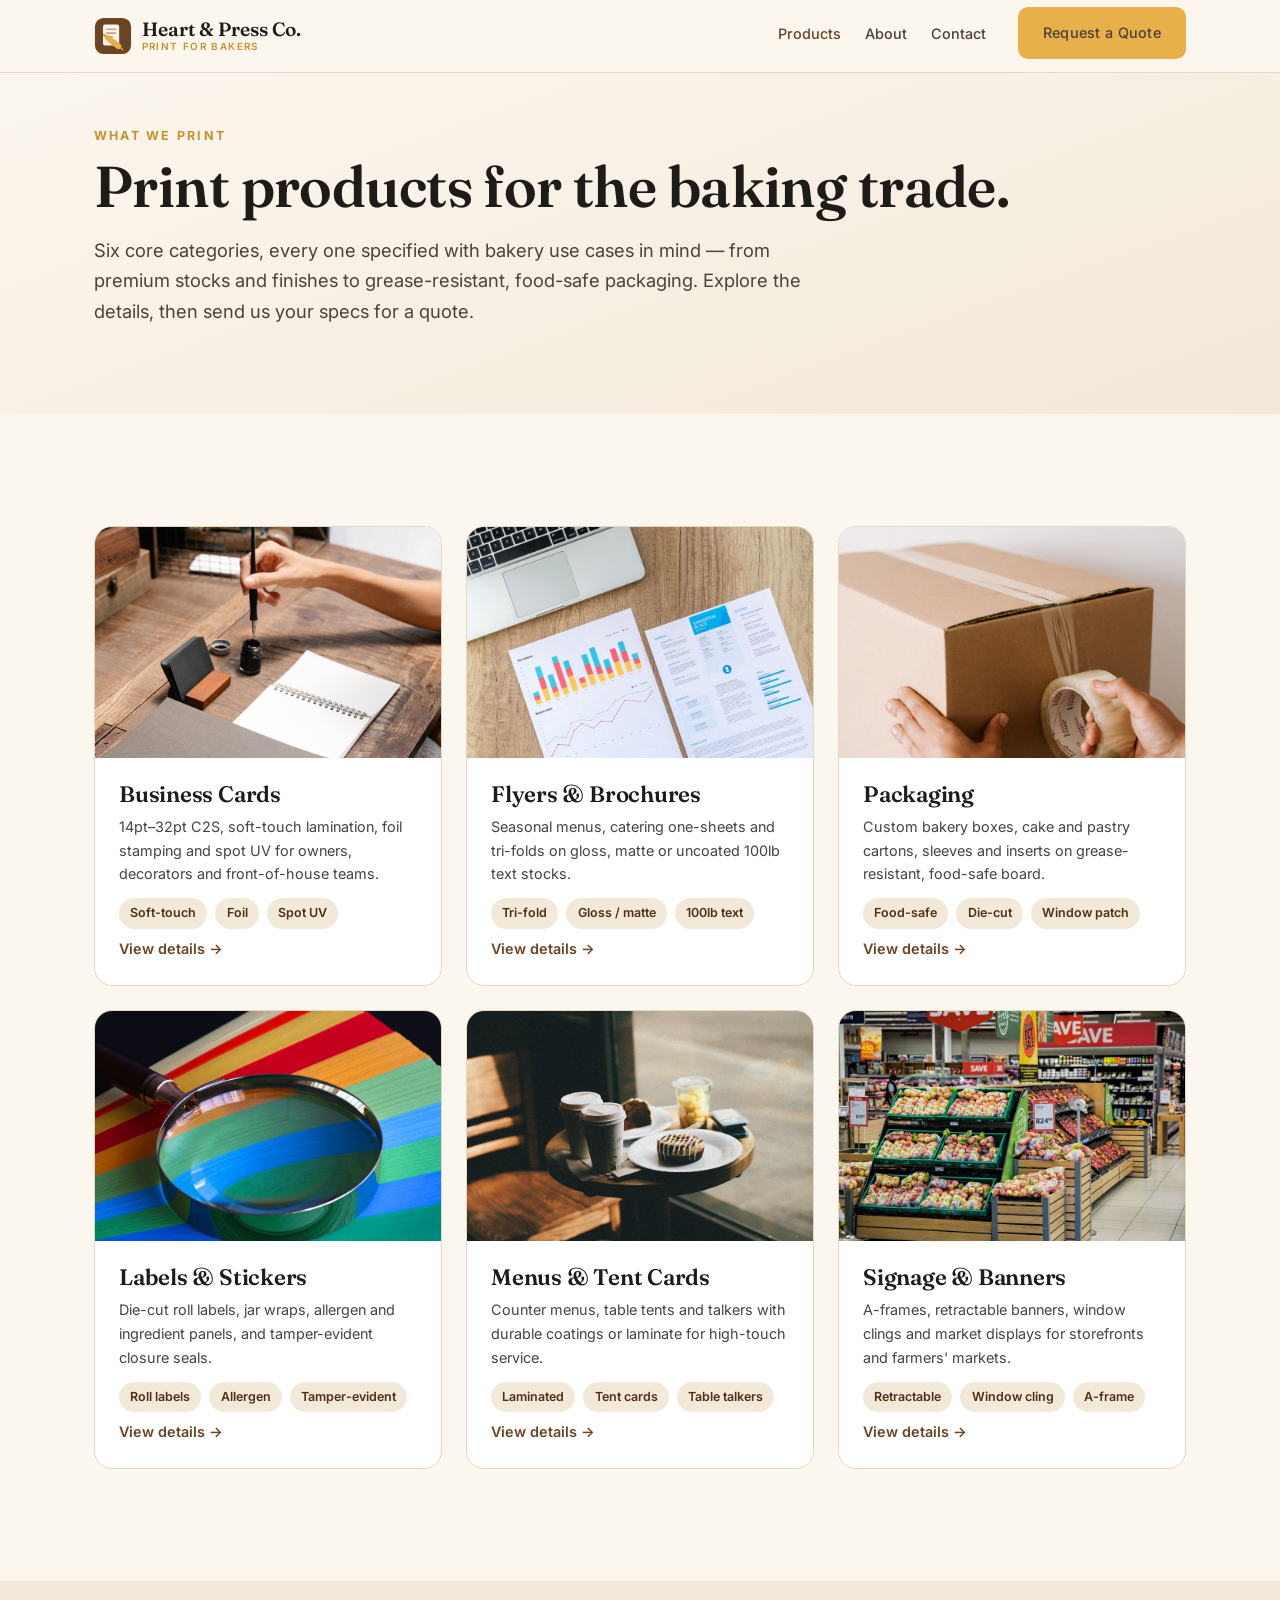
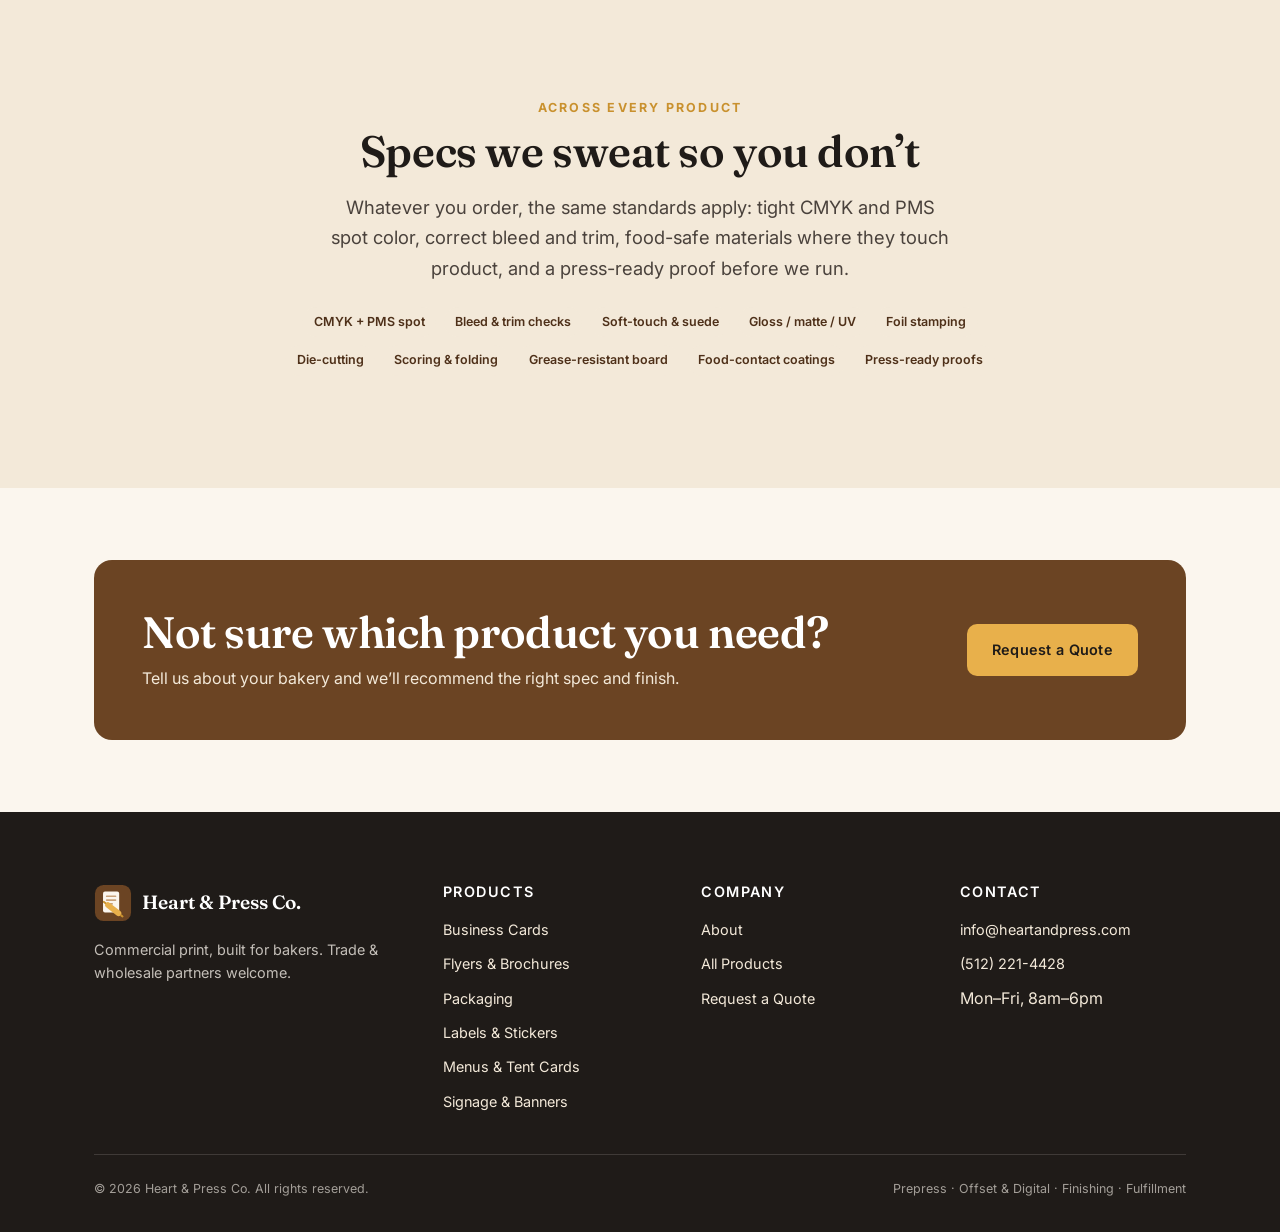
<file: products.html>
<!DOCTYPE html>
<html lang="en">
<head>
  <meta charset="utf-8" />
  <meta name="viewport" content="width=device-width, initial-scale=1" />
  <title>Products — Heart &amp; Press Co. | Print for the baking industry</title>
  <meta name="description" content="Explore commercial print products for bakeries and cafés: business cards, flyers and brochures, packaging, labels and stickers, menus and tent cards, and signage and banners. Request a quote — no pricing online." />
  <link rel="icon" type="image/svg+xml" href="assets/favicon.svg" />
  <link rel="preconnect" href="https://fonts.googleapis.com" />
  <link rel="preconnect" href="https://fonts.gstatic.com" crossorigin />
  <link href="https://fonts.googleapis.com/css2?family=Fraunces:opsz,wght@9..144,500;9..144,600&family=Inter:wght@400;500;600;700&display=swap" rel="stylesheet" />
  <link rel="stylesheet" href="css/styles.css" />
  <link rel="canonical" href="https://heartandpress.com/products.html" />
  <meta property="og:type" content="website" />
  <meta property="og:site_name" content="Heart & Press Co." />
  <meta property="og:title" content="Products — Heart & Press Co." />
  <meta property="og:description" content="Commercial print products for bakeries and cafés: business cards, flyers and brochures, packaging, labels and stickers, menus and tent cards, and signage and banners." />
  <meta property="og:url" content="https://heartandpress.com/products.html" />
  <meta property="og:image" content="https://heartandpress.com/images/cat-packaging.jpg" />
  <meta name="twitter:card" content="summary_large_image" />
  <script type="application/ld+json">
  { "@context": "https://schema.org", "@type": "Organization", "name": "Heart & Press Co.", "url": "https://heartandpress.com/", "logo": "https://heartandpress.com/assets/logo-mark.svg", "email": "info@heartandpress.com", "telephone": "+1-512-221-4428", "slogan": "Commercial print, built for bakers." }
  </script>
</head>
<body>

  <header class="site-header">
    <div class="container">
      <nav class="nav" aria-label="Primary">
        <a class="brand" href="index.html" aria-label="Heart &amp; Press Co. home">
          <img class="brand__mark" src="assets/logo-mark.svg" alt="" width="38" height="38" />
          <span class="brand__name">Heart &amp; Press Co.<small>Print for bakers</small></span>
        </a>
        <button class="nav__toggle" aria-label="Toggle menu" aria-expanded="false" aria-controls="primary-menu">
          <span></span><span></span><span></span>
        </button>
        <ul class="nav__links" id="primary-menu">
          <li><a href="products.html" aria-current="page">Products</a></li>
          <li><a href="about.html">About</a></li>
          <li><a href="contact.html">Contact</a></li>
          <li class="nav__cta"><a class="btn btn--accent" href="contact.html">Request a Quote</a></li>
        </ul>
      </nav>
    </div>
  </header>

  <!-- ===== Page header ===== -->
  <section class="page-head">
    <div class="container">
      <span class="eyebrow">What we print</span>
      <h1>Print products for the baking trade.</h1>
      <p class="lead measure">
        Six core categories, every one specified with bakery use cases in mind —
        from premium stocks and finishes to grease-resistant, food-safe packaging.
        Explore the details, then send us your specs for a quote.
      </p>
    </div>
  </section>

  <!-- ===== Category grid ===== -->
  <section class="section">
    <div class="container">
      <div class="grid grid-3">

        <a class="card" href="products/business-cards.html">
          <div class="card__media"><img src="images/cat-business-cards.jpg" alt="Premium printed business cards" loading="lazy" /></div>
          <div class="card__body">
            <h3>Business Cards</h3>
            <p>14pt–32pt C2S, soft-touch lamination, foil stamping and spot UV for owners, decorators and front-of-house teams.</p>
            <div class="pill-row" style="margin-top:0.25rem">
              <span class="pill">Soft-touch</span><span class="pill">Foil</span><span class="pill">Spot UV</span>
            </div>
            <span class="card__link">View details</span>
          </div>
        </a>

        <a class="card" href="products/flyers-brochures.html">
          <div class="card__media"><img src="images/cat-flyers.jpg" alt="Printed flyers and folded brochures" loading="lazy" /></div>
          <div class="card__body">
            <h3>Flyers &amp; Brochures</h3>
            <p>Seasonal menus, catering one-sheets and tri-folds on gloss, matte or uncoated 100lb text stocks.</p>
            <div class="pill-row" style="margin-top:0.25rem">
              <span class="pill">Tri-fold</span><span class="pill">Gloss / matte</span><span class="pill">100lb text</span>
            </div>
            <span class="card__link">View details</span>
          </div>
        </a>

        <a class="card" href="products/packaging.html">
          <div class="card__media"><img src="images/cat-packaging.jpg" alt="Branded bakery boxes and packaging" loading="lazy" /></div>
          <div class="card__body">
            <h3>Packaging</h3>
            <p>Custom bakery boxes, cake and pastry cartons, sleeves and inserts on grease-resistant, food-safe board.</p>
            <div class="pill-row" style="margin-top:0.25rem">
              <span class="pill">Food-safe</span><span class="pill">Die-cut</span><span class="pill">Window patch</span>
            </div>
            <span class="card__link">View details</span>
          </div>
        </a>

        <a class="card" href="products/labels-stickers.html">
          <div class="card__media"><img src="images/cat-labels.jpg" alt="Custom jar labels and stickers" loading="lazy" /></div>
          <div class="card__body">
            <h3>Labels &amp; Stickers</h3>
            <p>Die-cut roll labels, jar wraps, allergen and ingredient panels, and tamper-evident closure seals.</p>
            <div class="pill-row" style="margin-top:0.25rem">
              <span class="pill">Roll labels</span><span class="pill">Allergen</span><span class="pill">Tamper-evident</span>
            </div>
            <span class="card__link">View details</span>
          </div>
        </a>

        <a class="card" href="products/menus-tent-cards.html">
          <div class="card__media"><img src="images/cat-menus.jpg" alt="Printed café menus and counter tent cards" loading="lazy" /></div>
          <div class="card__body">
            <h3>Menus &amp; Tent Cards</h3>
            <p>Counter menus, table tents and talkers with durable coatings or laminate for high-touch service.</p>
            <div class="pill-row" style="margin-top:0.25rem">
              <span class="pill">Laminated</span><span class="pill">Tent cards</span><span class="pill">Table talkers</span>
            </div>
            <span class="card__link">View details</span>
          </div>
        </a>

        <a class="card" href="products/signage-banners.html">
          <div class="card__media"><img src="images/cat-signage.jpg" alt="Bakery signage and retractable banners" loading="lazy" /></div>
          <div class="card__body">
            <h3>Signage &amp; Banners</h3>
            <p>A-frames, retractable banners, window clings and market displays for storefronts and farmers' markets.</p>
            <div class="pill-row" style="margin-top:0.25rem">
              <span class="pill">Retractable</span><span class="pill">Window cling</span><span class="pill">A-frame</span>
            </div>
            <span class="card__link">View details</span>
          </div>
        </a>

      </div>
    </div>
  </section>

  <!-- ===== Cross-category capabilities ===== -->
  <section class="section section--cream2">
    <div class="container">
      <div class="measure-center center">
        <span class="eyebrow">Across every product</span>
        <h2>Specs we sweat so you don’t</h2>
        <p class="lead">
          Whatever you order, the same standards apply: tight CMYK and PMS spot
          color, correct bleed and trim, food-safe materials where they touch
          product, and a press-ready proof before we run.
        </p>
      </div>
      <div class="pill-row" style="justify-content:center;max-width:760px;margin:1.5rem auto 0">
        <span class="pill">CMYK + PMS spot</span>
        <span class="pill">Bleed &amp; trim checks</span>
        <span class="pill">Soft-touch &amp; suede</span>
        <span class="pill">Gloss / matte / UV</span>
        <span class="pill">Foil stamping</span>
        <span class="pill">Die-cutting</span>
        <span class="pill">Scoring &amp; folding</span>
        <span class="pill">Grease-resistant board</span>
        <span class="pill">Food-contact coatings</span>
        <span class="pill">Press-ready proofs</span>
      </div>
    </div>
  </section>

  <!-- ===== CTA band ===== -->
  <section class="section section--tight">
    <div class="container">
      <div class="cta-band">
        <div>
          <h2>Not sure which product you need?</h2>
          <p>Tell us about your bakery and we’ll recommend the right spec and finish.</p>
        </div>
        <a class="btn btn--accent" href="contact.html">Request a Quote</a>
      </div>
    </div>
  </section>

  <!-- ===== Footer ===== -->
  <footer class="site-footer">
    <div class="container">
      <div class="footer-grid">
        <div class="footer-brand">
          <a class="brand" href="index.html" aria-label="Heart &amp; Press Co. home">
            <img class="brand__mark" src="assets/logo-mark.svg" alt="" width="38" height="38" />
            <span class="brand__name" style="color:#fff">Heart &amp; Press Co.</span>
          </a>
          <p style="margin-top:1rem;max-width:34ch;color:rgba(251,246,238,0.75);font-size:0.9rem">
            Commercial print, built for bakers. Trade &amp; wholesale partners welcome.
          </p>
        </div>
        <div>
          <h4>Products</h4>
          <ul class="footer-links">
            <li><a href="products/business-cards.html">Business Cards</a></li>
            <li><a href="products/flyers-brochures.html">Flyers &amp; Brochures</a></li>
            <li><a href="products/packaging.html">Packaging</a></li>
            <li><a href="products/labels-stickers.html">Labels &amp; Stickers</a></li>
            <li><a href="products/menus-tent-cards.html">Menus &amp; Tent Cards</a></li>
            <li><a href="products/signage-banners.html">Signage &amp; Banners</a></li>
          </ul>
        </div>
        <div>
          <h4>Company</h4>
          <ul class="footer-links">
            <li><a href="about.html">About</a></li>
            <li><a href="products.html">All Products</a></li>
            <li><a href="contact.html">Request a Quote</a></li>
          </ul>
        </div>
        <div>
          <h4>Contact</h4>
          <ul class="footer-links">
            <li><a href="mailto:info@heartandpress.com">info@heartandpress.com</a></li>
            <li><a href="tel:+15122214428">(512) 221-4428</a></li>
            <li>Mon–Fri, 8am–6pm</li>
          </ul>
        </div>
      </div>
      <div class="footer-bottom">
        <span>&copy; <span id="year">2026</span> Heart &amp; Press Co. All rights reserved.</span>
        <span>Prepress &middot; Offset &amp; Digital &middot; Finishing &middot; Fulfillment</span>
      </div>
    </div>
  </footer>

  <script src="js/main.js"></script>
</body>
</html>
</file>
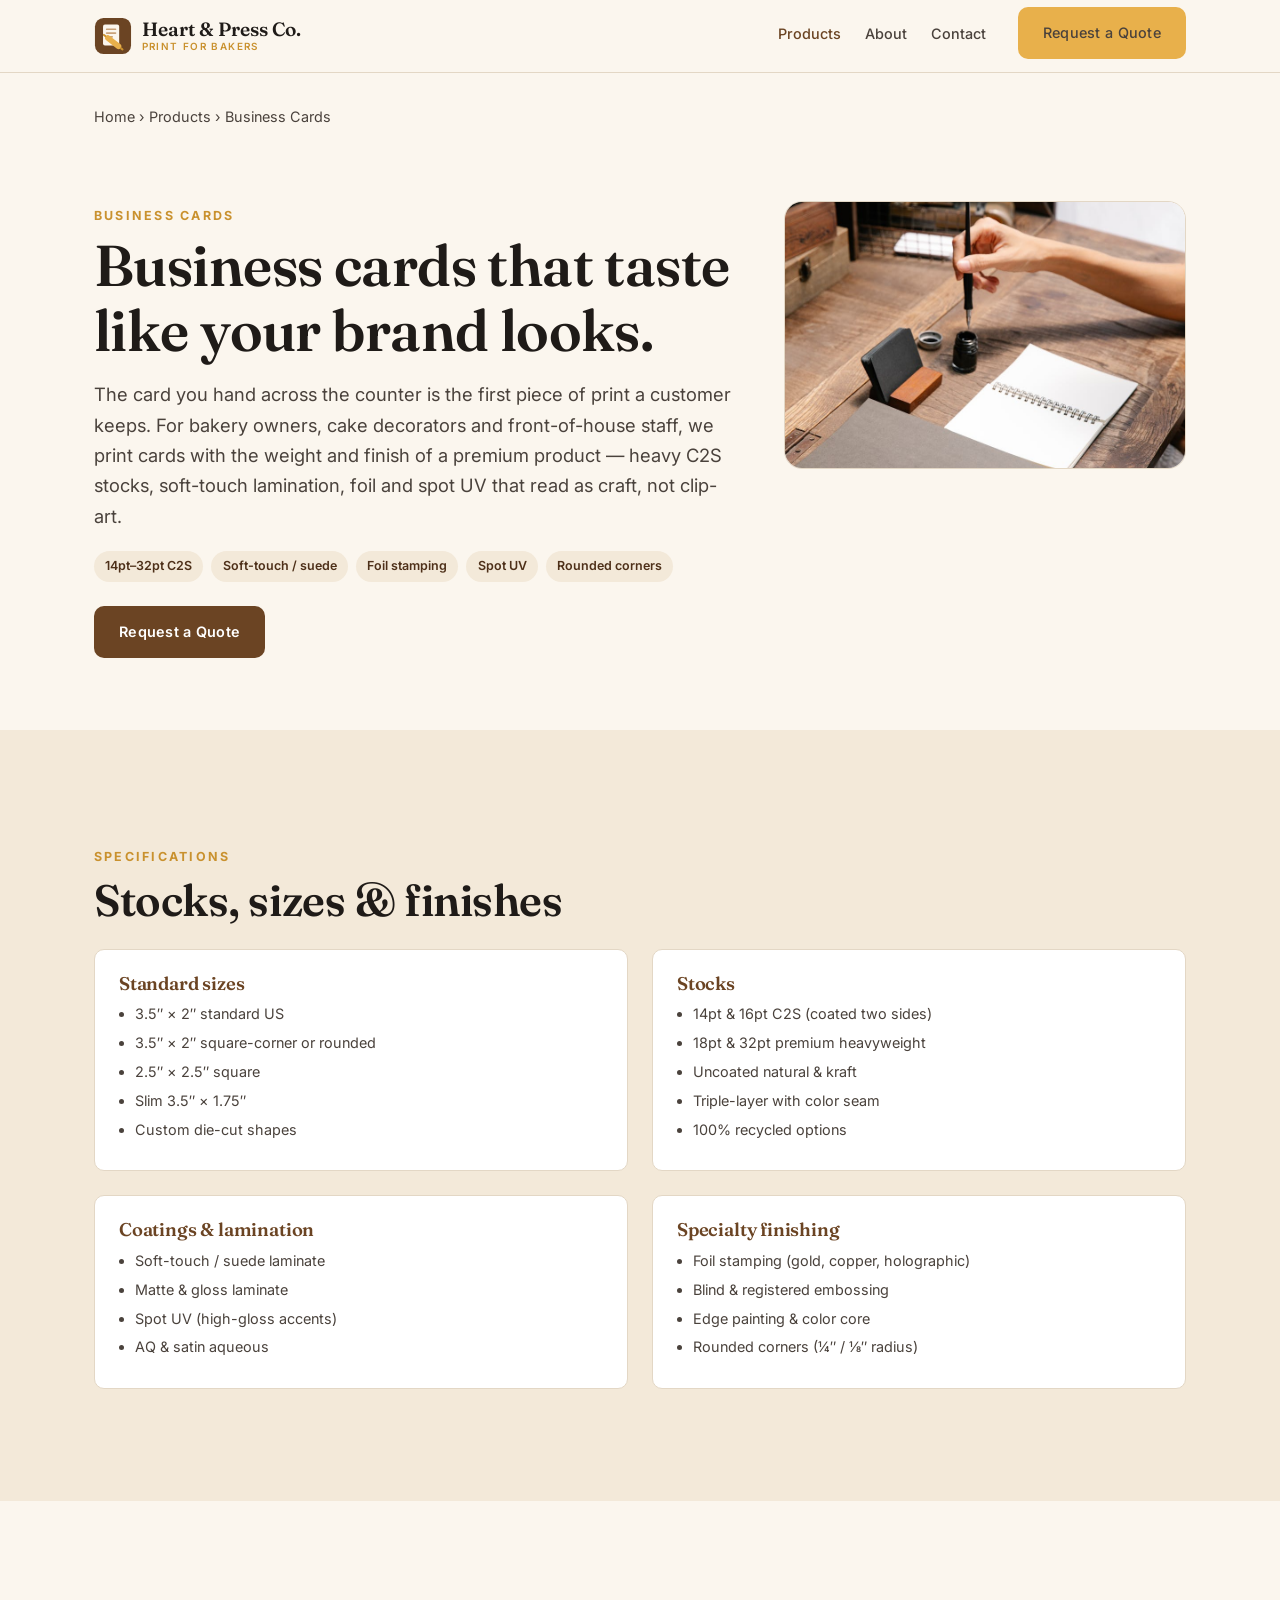
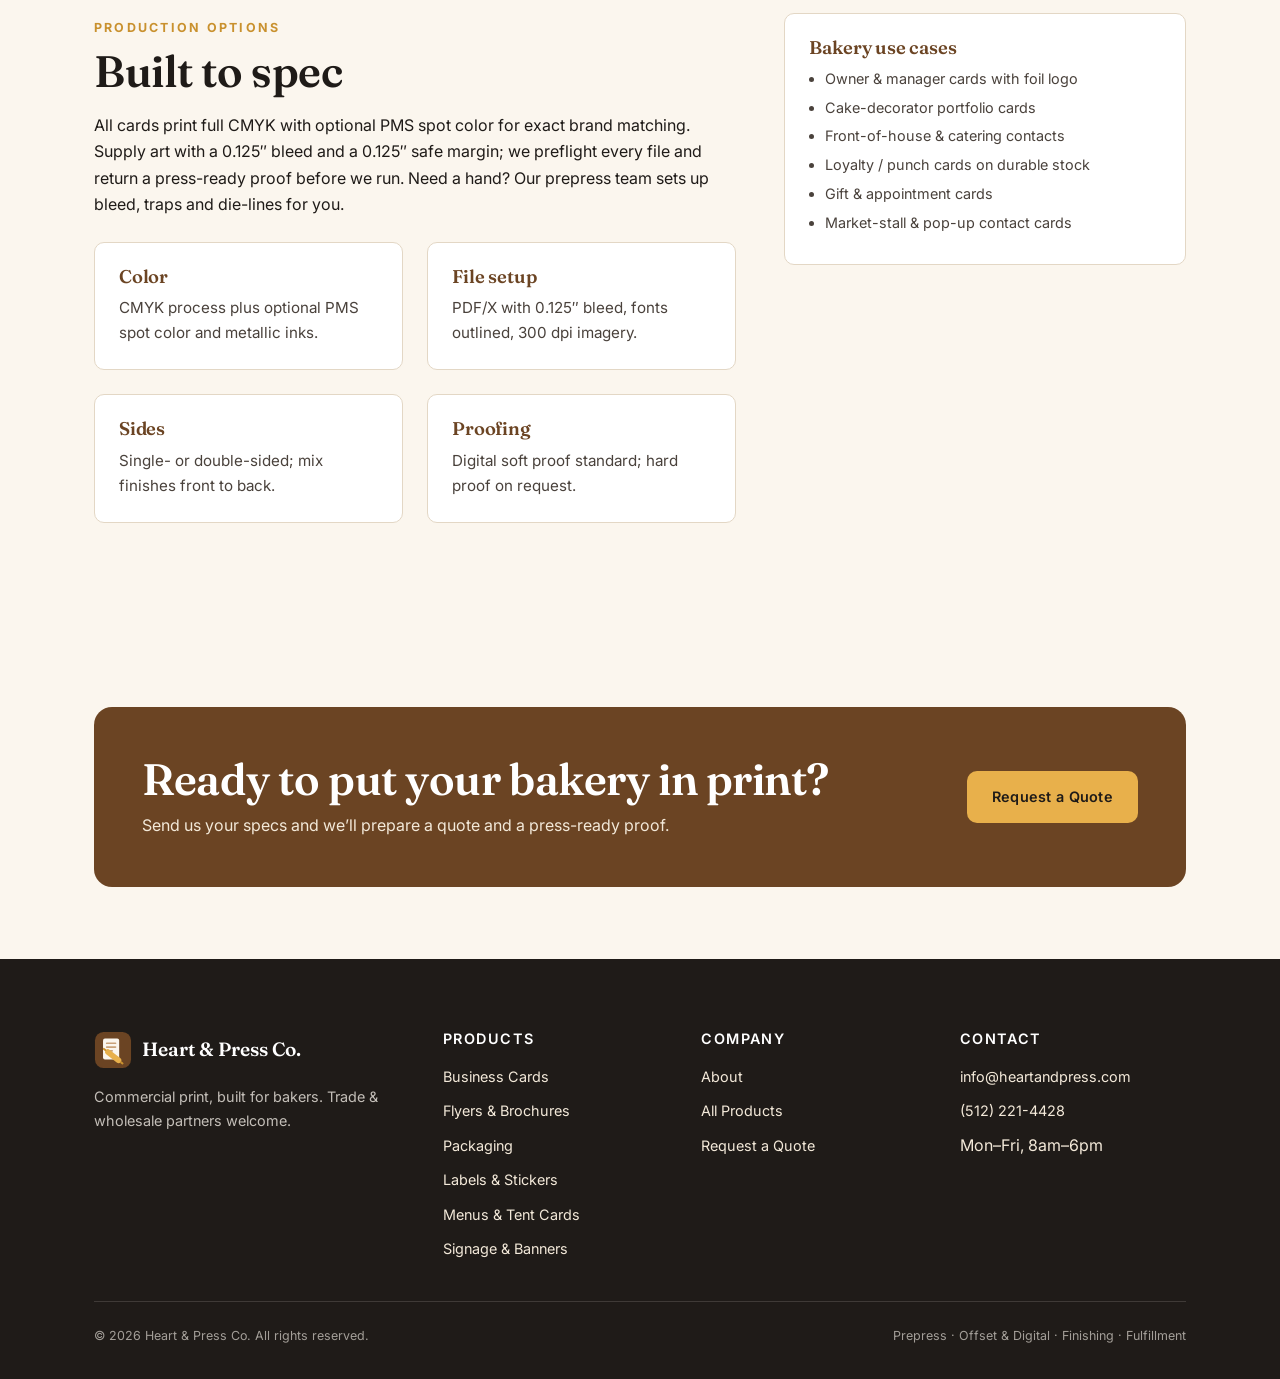
<file: products/business-cards.html>
<!DOCTYPE html>
<html lang="en">
<head>
  <meta charset="utf-8" />
  <meta name="viewport" content="width=device-width, initial-scale=1" />
  <title>Business Cards — Heart &amp; Press Co. | Print for bakers</title>
  <meta name="description" content="Premium business cards for bakery owners, decorators and front-of-house teams — 14pt to 32pt stocks, soft-touch lamination, foil stamping, spot UV and rounded corners. Request a quote." />
  <link rel="icon" type="image/svg+xml" href="../assets/favicon.svg" />
  <link rel="preconnect" href="https://fonts.googleapis.com" />
  <link rel="preconnect" href="https://fonts.gstatic.com" crossorigin />
  <link href="https://fonts.googleapis.com/css2?family=Fraunces:opsz,wght@9..144,500;9..144,600&family=Inter:wght@400;500;600;700&display=swap" rel="stylesheet" />
  <link rel="stylesheet" href="../css/styles.css" />
  <link rel="canonical" href="https://heartandpress.com/products/business-cards.html" />
  <meta property="og:type" content="website" />
  <meta property="og:site_name" content="Heart & Press Co." />
  <meta property="og:title" content="Business Cards — Heart & Press Co." />
  <meta property="og:description" content="Premium business cards for bakery owners and decorators — 14pt to 32pt stocks, soft-touch lamination, foil stamping, spot UV and rounded corners." />
  <meta property="og:url" content="https://heartandpress.com/products/business-cards.html" />
  <meta property="og:image" content="https://heartandpress.com/images/cat-business-cards.jpg" />
  <meta name="twitter:card" content="summary_large_image" />
  <script type="application/ld+json">
  { "@context": "https://schema.org", "@type": "BreadcrumbList", "itemListElement": [ { "@type": "ListItem", "position": 1, "name": "Home", "item": "https://heartandpress.com/" }, { "@type": "ListItem", "position": 2, "name": "Products", "item": "https://heartandpress.com/products.html" }, { "@type": "ListItem", "position": 3, "name": "Business Cards", "item": "https://heartandpress.com/products/business-cards.html" } ] }
  </script>
</head>
<body>

  <header class="site-header">
    <div class="container">
      <nav class="nav" aria-label="Primary">
        <a class="brand" href="../index.html" aria-label="Heart &amp; Press Co. home">
          <img class="brand__mark" src="../assets/logo-mark.svg" alt="" width="38" height="38" />
          <span class="brand__name">Heart &amp; Press Co.<small>Print for bakers</small></span>
        </a>
        <button class="nav__toggle" aria-label="Toggle menu" aria-expanded="false" aria-controls="primary-menu">
          <span></span><span></span><span></span>
        </button>
        <ul class="nav__links" id="primary-menu">
          <li><a href="../products.html" aria-current="page">Products</a></li>
          <li><a href="../about.html">About</a></li>
          <li><a href="../contact.html">Contact</a></li>
          <li class="nav__cta"><a class="btn btn--accent" href="../contact.html">Request a Quote</a></li>
        </ul>
      </nav>
    </div>
  </header>

  <div class="container">
    <nav class="breadcrumb" aria-label="Breadcrumb">
      <a href="../index.html">Home</a> &rsaquo; <a href="../products.html">Products</a> &rsaquo; <span>Business Cards</span>
    </nav>
  </div>

  <!-- ===== Page hero ===== -->
  <section class="section section--tight">
    <div class="container">
      <div class="split">
        <div>
          <span class="eyebrow">Business Cards</span>
          <h1>Business cards that taste like your brand looks.</h1>
          <p class="lead">
            The card you hand across the counter is the first piece of print a
            customer keeps. For bakery owners, cake decorators and front-of-house
            staff, we print cards with the weight and finish of a premium product —
            heavy C2S stocks, soft-touch lamination, foil and spot UV that read as
            craft, not clip-art.
          </p>
          <div class="pill-row" style="margin-top:1.25rem">
            <span class="pill">14pt–32pt C2S</span>
            <span class="pill">Soft-touch / suede</span>
            <span class="pill">Foil stamping</span>
            <span class="pill">Spot UV</span>
            <span class="pill">Rounded corners</span>
          </div>
          <div style="margin-top:1.5rem">
            <a class="btn btn--primary" href="../contact.html">Request a Quote</a>
          </div>
        </div>
        <aside>
          <div class="card"><div class="card__media" style="aspect-ratio:3/2"><img src="../images/cat-business-cards.jpg" alt="Stack of premium printed business cards with a soft-touch finish" loading="lazy" /></div></div>
        </aside>
      </div>
    </div>
  </section>

  <!-- ===== Specs ===== -->
  <section class="section section--cream2">
    <div class="container">
      <span class="eyebrow">Specifications</span>
      <h2 style="margin-bottom:1.5rem">Stocks, sizes &amp; finishes</h2>
      <div class="spec-grid">
        <div class="spec">
          <h4>Standard sizes</h4>
          <ul>
            <li>3.5&Prime; &times; 2&Prime; standard US</li>
            <li>3.5&Prime; &times; 2&Prime; square-corner or rounded</li>
            <li>2.5&Prime; &times; 2.5&Prime; square</li>
            <li>Slim 3.5&Prime; &times; 1.75&Prime;</li>
            <li>Custom die-cut shapes</li>
          </ul>
        </div>
        <div class="spec">
          <h4>Stocks</h4>
          <ul>
            <li>14pt &amp; 16pt C2S (coated two sides)</li>
            <li>18pt &amp; 32pt premium heavyweight</li>
            <li>Uncoated natural &amp; kraft</li>
            <li>Triple-layer with color seam</li>
            <li>100% recycled options</li>
          </ul>
        </div>
        <div class="spec">
          <h4>Coatings &amp; lamination</h4>
          <ul>
            <li>Soft-touch / suede laminate</li>
            <li>Matte &amp; gloss laminate</li>
            <li>Spot UV (high-gloss accents)</li>
            <li>AQ &amp; satin aqueous</li>
          </ul>
        </div>
        <div class="spec">
          <h4>Specialty finishing</h4>
          <ul>
            <li>Foil stamping (gold, copper, holographic)</li>
            <li>Blind &amp; registered embossing</li>
            <li>Edge painting &amp; color core</li>
            <li>Rounded corners (¼&Prime; / ⅛&Prime; radius)</li>
          </ul>
        </div>
      </div>
    </div>
  </section>

  <!-- ===== Options / artwork ===== -->
  <section class="section">
    <div class="container">
      <div class="split">
        <div class="stack">
          <div>
            <span class="eyebrow">Production options</span>
            <h2>Built to spec</h2>
            <p>
              All cards print full CMYK with optional PMS spot color for exact brand
              matching. Supply art with a 0.125&Prime; bleed and a 0.125&Prime; safe
              margin; we preflight every file and return a press-ready proof before
              we run. Need a hand? Our prepress team sets up bleed, traps and
              die-lines for you.
            </p>
          </div>
          <div class="grid grid-2">
            <div class="spec"><h4>Color</h4><p style="margin:0;font-size:0.95rem;color:var(--ink-soft)">CMYK process plus optional PMS spot color and metallic inks.</p></div>
            <div class="spec"><h4>File setup</h4><p style="margin:0;font-size:0.95rem;color:var(--ink-soft)">PDF/X with 0.125&Prime; bleed, fonts outlined, 300 dpi imagery.</p></div>
            <div class="spec"><h4>Sides</h4><p style="margin:0;font-size:0.95rem;color:var(--ink-soft)">Single- or double-sided; mix finishes front to back.</p></div>
            <div class="spec"><h4>Proofing</h4><p style="margin:0;font-size:0.95rem;color:var(--ink-soft)">Digital soft proof standard; hard proof on request.</p></div>
          </div>
        </div>
        <aside>
          <div class="spec">
            <h4>Bakery use cases</h4>
            <ul style="margin:0;padding-left:1.1em;color:var(--ink-soft)">
              <li>Owner &amp; manager cards with foil logo</li>
              <li>Cake-decorator portfolio cards</li>
              <li>Front-of-house &amp; catering contacts</li>
              <li>Loyalty / punch cards on durable stock</li>
              <li>Gift &amp; appointment cards</li>
              <li>Market-stall &amp; pop-up contact cards</li>
            </ul>
          </div>
        </aside>
      </div>
    </div>
  </section>

  <!-- ===== CTA band ===== -->
  <section class="section section--tight">
    <div class="container">
      <div class="cta-band">
        <div>
          <h2>Ready to put your bakery in print?</h2>
          <p>Send us your specs and we’ll prepare a quote and a press-ready proof.</p>
        </div>
        <a class="btn btn--accent" href="../contact.html">Request a Quote</a>
      </div>
    </div>
  </section>

  <!-- ===== Footer ===== -->
  <footer class="site-footer">
    <div class="container">
      <div class="footer-grid">
        <div class="footer-brand">
          <a class="brand" href="../index.html" aria-label="Heart &amp; Press Co. home">
            <img class="brand__mark" src="../assets/logo-mark.svg" alt="" width="38" height="38" />
            <span class="brand__name" style="color:#fff">Heart &amp; Press Co.</span>
          </a>
          <p style="margin-top:1rem;max-width:34ch;color:rgba(251,246,238,0.75);font-size:0.9rem">
            Commercial print, built for bakers. Trade &amp; wholesale partners welcome.
          </p>
        </div>
        <div>
          <h4>Products</h4>
          <ul class="footer-links">
            <li><a href="business-cards.html">Business Cards</a></li>
            <li><a href="flyers-brochures.html">Flyers &amp; Brochures</a></li>
            <li><a href="packaging.html">Packaging</a></li>
            <li><a href="labels-stickers.html">Labels &amp; Stickers</a></li>
            <li><a href="menus-tent-cards.html">Menus &amp; Tent Cards</a></li>
            <li><a href="signage-banners.html">Signage &amp; Banners</a></li>
          </ul>
        </div>
        <div>
          <h4>Company</h4>
          <ul class="footer-links">
            <li><a href="../about.html">About</a></li>
            <li><a href="../products.html">All Products</a></li>
            <li><a href="../contact.html">Request a Quote</a></li>
          </ul>
        </div>
        <div>
          <h4>Contact</h4>
          <ul class="footer-links">
            <li><a href="mailto:info@heartandpress.com">info@heartandpress.com</a></li>
            <li><a href="tel:+15122214428">(512) 221-4428</a></li>
            <li>Mon–Fri, 8am–6pm</li>
          </ul>
        </div>
      </div>
      <div class="footer-bottom">
        <span>&copy; <span id="year">2026</span> Heart &amp; Press Co. All rights reserved.</span>
        <span>Prepress &middot; Offset &amp; Digital &middot; Finishing &middot; Fulfillment</span>
      </div>
    </div>
  </footer>

  <script src="../js/main.js"></script>
</body>
</html>
</file>
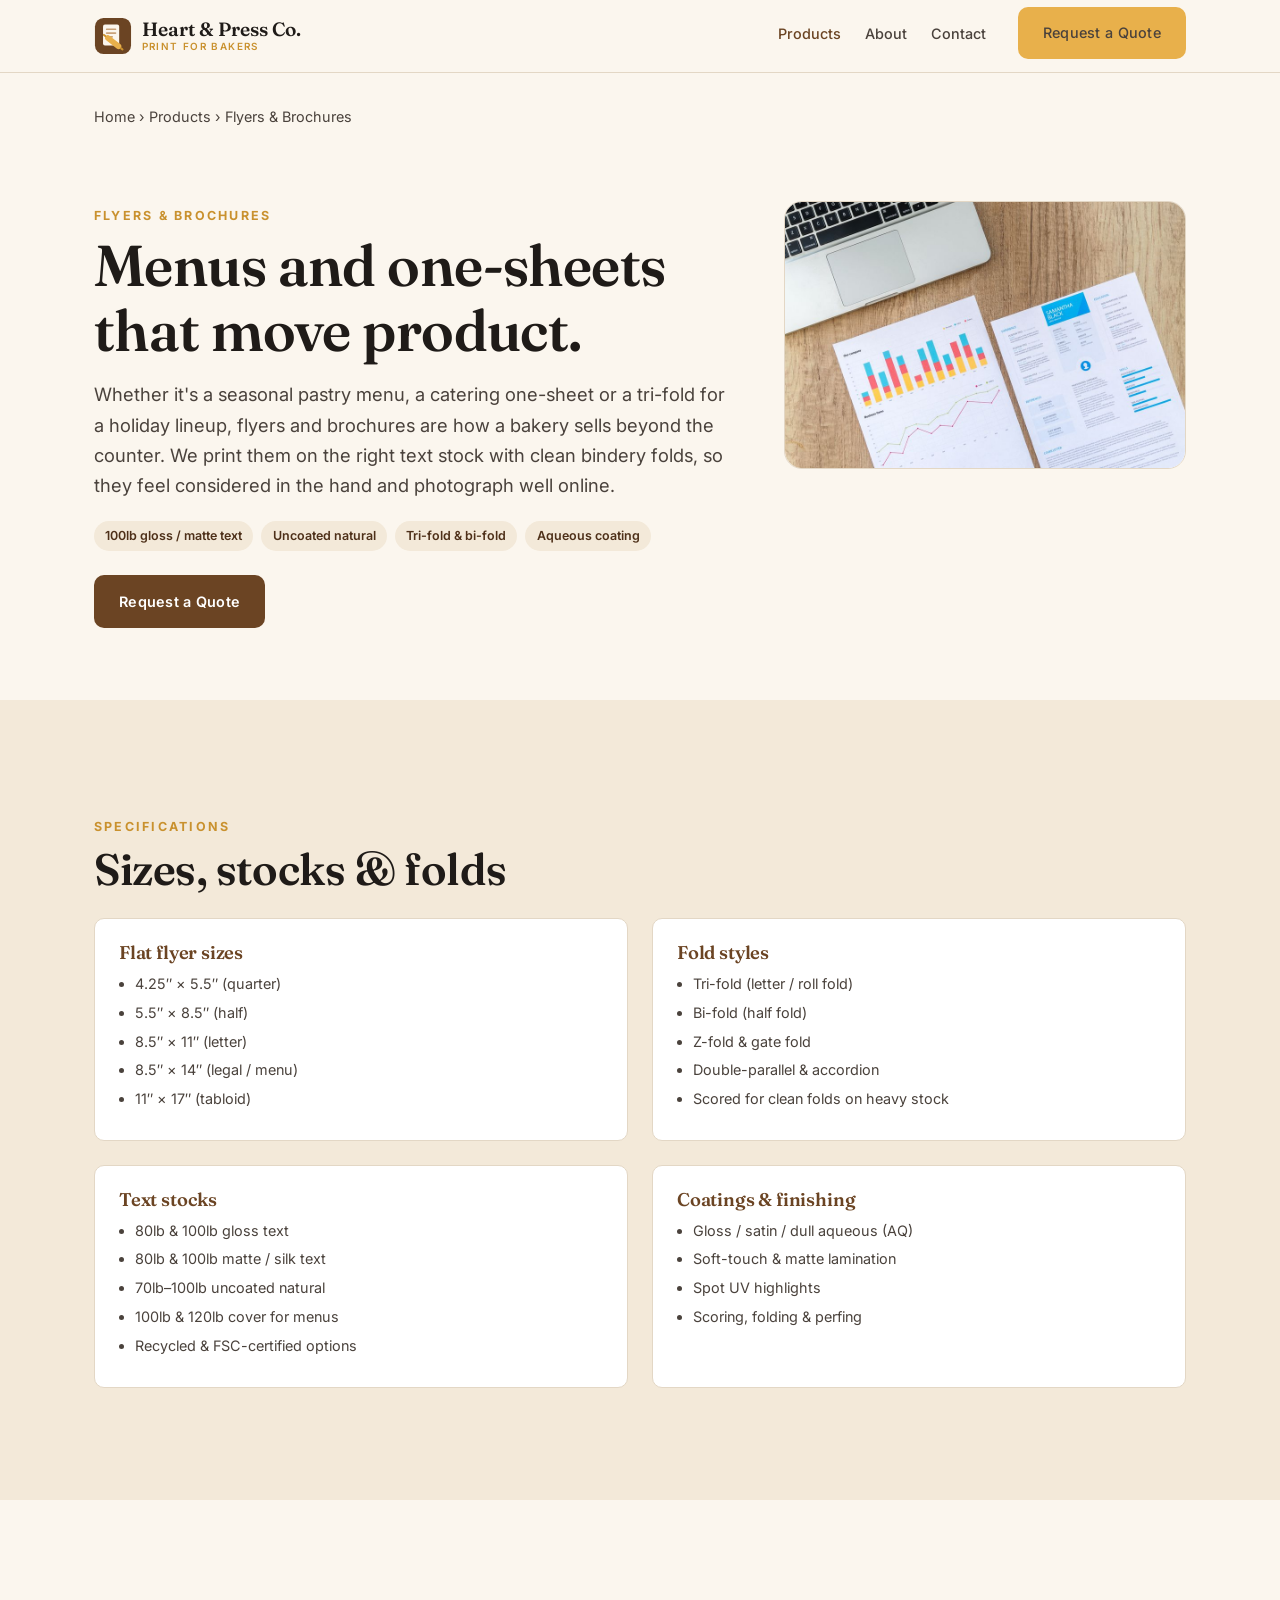
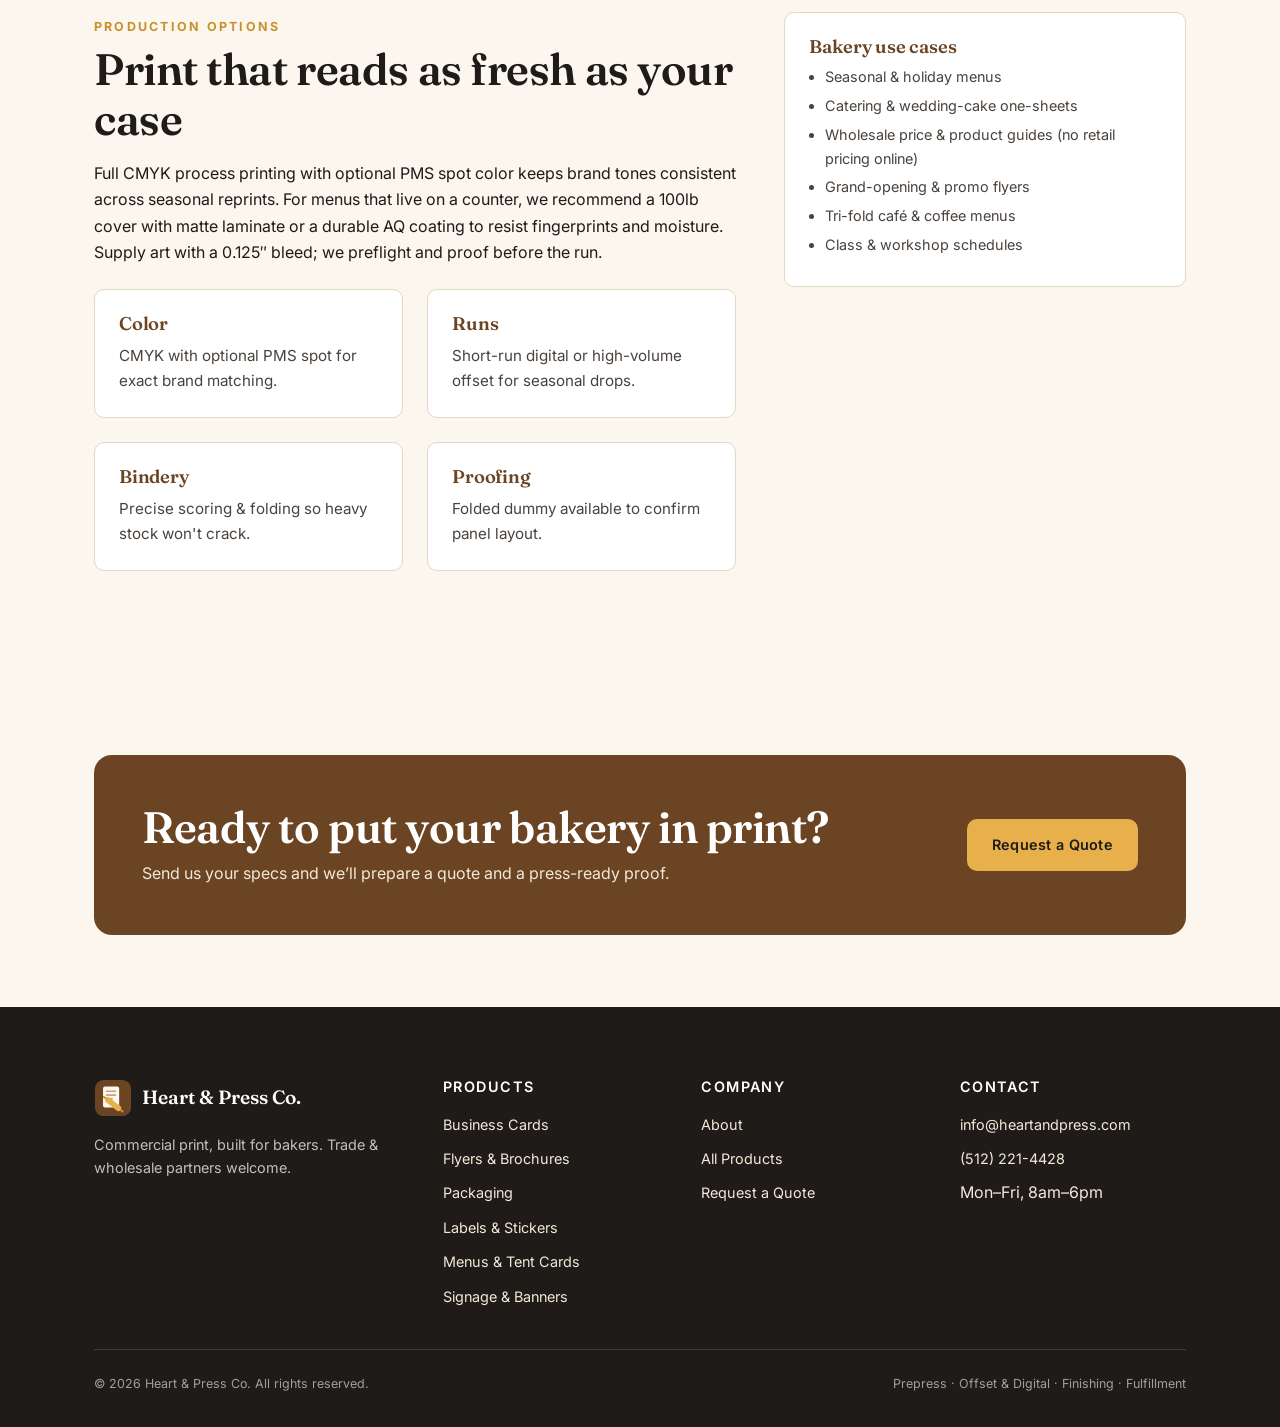
<file: products/flyers-brochures.html>
<!DOCTYPE html>
<html lang="en">
<head>
  <meta charset="utf-8" />
  <meta name="viewport" content="width=device-width, initial-scale=1" />
  <title>Flyers &amp; Brochures — Heart &amp; Press Co. | Print for bakers</title>
  <meta name="description" content="Seasonal menus, catering one-sheets and tri-fold brochures for bakeries and cafés — printed on gloss, matte or uncoated text stocks with bindery folding. Request a quote." />
  <link rel="icon" type="image/svg+xml" href="../assets/favicon.svg" />
  <link rel="preconnect" href="https://fonts.googleapis.com" />
  <link rel="preconnect" href="https://fonts.gstatic.com" crossorigin />
  <link href="https://fonts.googleapis.com/css2?family=Fraunces:opsz,wght@9..144,500;9..144,600&family=Inter:wght@400;500;600;700&display=swap" rel="stylesheet" />
  <link rel="stylesheet" href="../css/styles.css" />
  <link rel="canonical" href="https://heartandpress.com/products/flyers-brochures.html" />
  <meta property="og:type" content="website" />
  <meta property="og:site_name" content="Heart & Press Co." />
  <meta property="og:title" content="Flyers & Brochures — Heart & Press Co." />
  <meta property="og:description" content="Seasonal menus, catering one-sheets and tri-fold brochures on gloss, matte or uncoated text stocks with clean bindery folding." />
  <meta property="og:url" content="https://heartandpress.com/products/flyers-brochures.html" />
  <meta property="og:image" content="https://heartandpress.com/images/cat-flyers.jpg" />
  <meta name="twitter:card" content="summary_large_image" />
  <script type="application/ld+json">
  { "@context": "https://schema.org", "@type": "BreadcrumbList", "itemListElement": [ { "@type": "ListItem", "position": 1, "name": "Home", "item": "https://heartandpress.com/" }, { "@type": "ListItem", "position": 2, "name": "Products", "item": "https://heartandpress.com/products.html" }, { "@type": "ListItem", "position": 3, "name": "Flyers & Brochures", "item": "https://heartandpress.com/products/flyers-brochures.html" } ] }
  </script>
</head>
<body>

  <header class="site-header">
    <div class="container">
      <nav class="nav" aria-label="Primary">
        <a class="brand" href="../index.html" aria-label="Heart &amp; Press Co. home">
          <img class="brand__mark" src="../assets/logo-mark.svg" alt="" width="38" height="38" />
          <span class="brand__name">Heart &amp; Press Co.<small>Print for bakers</small></span>
        </a>
        <button class="nav__toggle" aria-label="Toggle menu" aria-expanded="false" aria-controls="primary-menu">
          <span></span><span></span><span></span>
        </button>
        <ul class="nav__links" id="primary-menu">
          <li><a href="../products.html" aria-current="page">Products</a></li>
          <li><a href="../about.html">About</a></li>
          <li><a href="../contact.html">Contact</a></li>
          <li class="nav__cta"><a class="btn btn--accent" href="../contact.html">Request a Quote</a></li>
        </ul>
      </nav>
    </div>
  </header>

  <div class="container">
    <nav class="breadcrumb" aria-label="Breadcrumb">
      <a href="../index.html">Home</a> &rsaquo; <a href="../products.html">Products</a> &rsaquo; <span>Flyers &amp; Brochures</span>
    </nav>
  </div>

  <!-- ===== Page hero ===== -->
  <section class="section section--tight">
    <div class="container">
      <div class="split">
        <div>
          <span class="eyebrow">Flyers &amp; Brochures</span>
          <h1>Menus and one-sheets that move product.</h1>
          <p class="lead">
            Whether it's a seasonal pastry menu, a catering one-sheet or a tri-fold
            for a holiday lineup, flyers and brochures are how a bakery sells beyond
            the counter. We print them on the right text stock with clean bindery
            folds, so they feel considered in the hand and photograph well online.
          </p>
          <div class="pill-row" style="margin-top:1.25rem">
            <span class="pill">100lb gloss / matte text</span>
            <span class="pill">Uncoated natural</span>
            <span class="pill">Tri-fold &amp; bi-fold</span>
            <span class="pill">Aqueous coating</span>
          </div>
          <div style="margin-top:1.5rem">
            <a class="btn btn--primary" href="../contact.html">Request a Quote</a>
          </div>
        </div>
        <aside>
          <div class="card"><div class="card__media" style="aspect-ratio:3/2"><img src="../images/cat-flyers.jpg" alt="Printed flyers and folded brochures fanned out" loading="lazy" /></div></div>
        </aside>
      </div>
    </div>
  </section>

  <!-- ===== Specs ===== -->
  <section class="section section--cream2">
    <div class="container">
      <span class="eyebrow">Specifications</span>
      <h2 style="margin-bottom:1.5rem">Sizes, stocks &amp; folds</h2>
      <div class="spec-grid">
        <div class="spec">
          <h4>Flat flyer sizes</h4>
          <ul>
            <li>4.25&Prime; &times; 5.5&Prime; (quarter)</li>
            <li>5.5&Prime; &times; 8.5&Prime; (half)</li>
            <li>8.5&Prime; &times; 11&Prime; (letter)</li>
            <li>8.5&Prime; &times; 14&Prime; (legal / menu)</li>
            <li>11&Prime; &times; 17&Prime; (tabloid)</li>
          </ul>
        </div>
        <div class="spec">
          <h4>Fold styles</h4>
          <ul>
            <li>Tri-fold (letter / roll fold)</li>
            <li>Bi-fold (half fold)</li>
            <li>Z-fold &amp; gate fold</li>
            <li>Double-parallel &amp; accordion</li>
            <li>Scored for clean folds on heavy stock</li>
          </ul>
        </div>
        <div class="spec">
          <h4>Text stocks</h4>
          <ul>
            <li>80lb &amp; 100lb gloss text</li>
            <li>80lb &amp; 100lb matte / silk text</li>
            <li>70lb–100lb uncoated natural</li>
            <li>100lb &amp; 120lb cover for menus</li>
            <li>Recycled &amp; FSC-certified options</li>
          </ul>
        </div>
        <div class="spec">
          <h4>Coatings &amp; finishing</h4>
          <ul>
            <li>Gloss / satin / dull aqueous (AQ)</li>
            <li>Soft-touch &amp; matte lamination</li>
            <li>Spot UV highlights</li>
            <li>Scoring, folding &amp; perfing</li>
          </ul>
        </div>
      </div>
    </div>
  </section>

  <!-- ===== Options / use cases ===== -->
  <section class="section">
    <div class="container">
      <div class="split">
        <div class="stack">
          <div>
            <span class="eyebrow">Production options</span>
            <h2>Print that reads as fresh as your case</h2>
            <p>
              Full CMYK process printing with optional PMS spot color keeps brand
              tones consistent across seasonal reprints. For menus that live on a
              counter, we recommend a 100lb cover with matte laminate or a durable
              AQ coating to resist fingerprints and moisture. Supply art with a
              0.125&Prime; bleed; we preflight and proof before the run.
            </p>
          </div>
          <div class="grid grid-2">
            <div class="spec"><h4>Color</h4><p style="margin:0;font-size:0.95rem;color:var(--ink-soft)">CMYK with optional PMS spot for exact brand matching.</p></div>
            <div class="spec"><h4>Runs</h4><p style="margin:0;font-size:0.95rem;color:var(--ink-soft)">Short-run digital or high-volume offset for seasonal drops.</p></div>
            <div class="spec"><h4>Bindery</h4><p style="margin:0;font-size:0.95rem;color:var(--ink-soft)">Precise scoring &amp; folding so heavy stock won't crack.</p></div>
            <div class="spec"><h4>Proofing</h4><p style="margin:0;font-size:0.95rem;color:var(--ink-soft)">Folded dummy available to confirm panel layout.</p></div>
          </div>
        </div>
        <aside>
          <div class="spec">
            <h4>Bakery use cases</h4>
            <ul style="margin:0;padding-left:1.1em;color:var(--ink-soft)">
              <li>Seasonal &amp; holiday menus</li>
              <li>Catering &amp; wedding-cake one-sheets</li>
              <li>Wholesale price &amp; product guides (no retail pricing online)</li>
              <li>Grand-opening &amp; promo flyers</li>
              <li>Tri-fold café &amp; coffee menus</li>
              <li>Class &amp; workshop schedules</li>
            </ul>
          </div>
        </aside>
      </div>
    </div>
  </section>

  <!-- ===== CTA band ===== -->
  <section class="section section--tight">
    <div class="container">
      <div class="cta-band">
        <div>
          <h2>Ready to put your bakery in print?</h2>
          <p>Send us your specs and we’ll prepare a quote and a press-ready proof.</p>
        </div>
        <a class="btn btn--accent" href="../contact.html">Request a Quote</a>
      </div>
    </div>
  </section>

  <!-- ===== Footer ===== -->
  <footer class="site-footer">
    <div class="container">
      <div class="footer-grid">
        <div class="footer-brand">
          <a class="brand" href="../index.html" aria-label="Heart &amp; Press Co. home">
            <img class="brand__mark" src="../assets/logo-mark.svg" alt="" width="38" height="38" />
            <span class="brand__name" style="color:#fff">Heart &amp; Press Co.</span>
          </a>
          <p style="margin-top:1rem;max-width:34ch;color:rgba(251,246,238,0.75);font-size:0.9rem">
            Commercial print, built for bakers. Trade &amp; wholesale partners welcome.
          </p>
        </div>
        <div>
          <h4>Products</h4>
          <ul class="footer-links">
            <li><a href="business-cards.html">Business Cards</a></li>
            <li><a href="flyers-brochures.html">Flyers &amp; Brochures</a></li>
            <li><a href="packaging.html">Packaging</a></li>
            <li><a href="labels-stickers.html">Labels &amp; Stickers</a></li>
            <li><a href="menus-tent-cards.html">Menus &amp; Tent Cards</a></li>
            <li><a href="signage-banners.html">Signage &amp; Banners</a></li>
          </ul>
        </div>
        <div>
          <h4>Company</h4>
          <ul class="footer-links">
            <li><a href="../about.html">About</a></li>
            <li><a href="../products.html">All Products</a></li>
            <li><a href="../contact.html">Request a Quote</a></li>
          </ul>
        </div>
        <div>
          <h4>Contact</h4>
          <ul class="footer-links">
            <li><a href="mailto:info@heartandpress.com">info@heartandpress.com</a></li>
            <li><a href="tel:+15122214428">(512) 221-4428</a></li>
            <li>Mon–Fri, 8am–6pm</li>
          </ul>
        </div>
      </div>
      <div class="footer-bottom">
        <span>&copy; <span id="year">2026</span> Heart &amp; Press Co. All rights reserved.</span>
        <span>Prepress &middot; Offset &amp; Digital &middot; Finishing &middot; Fulfillment</span>
      </div>
    </div>
  </footer>

  <script src="../js/main.js"></script>
</body>
</html>
</file>
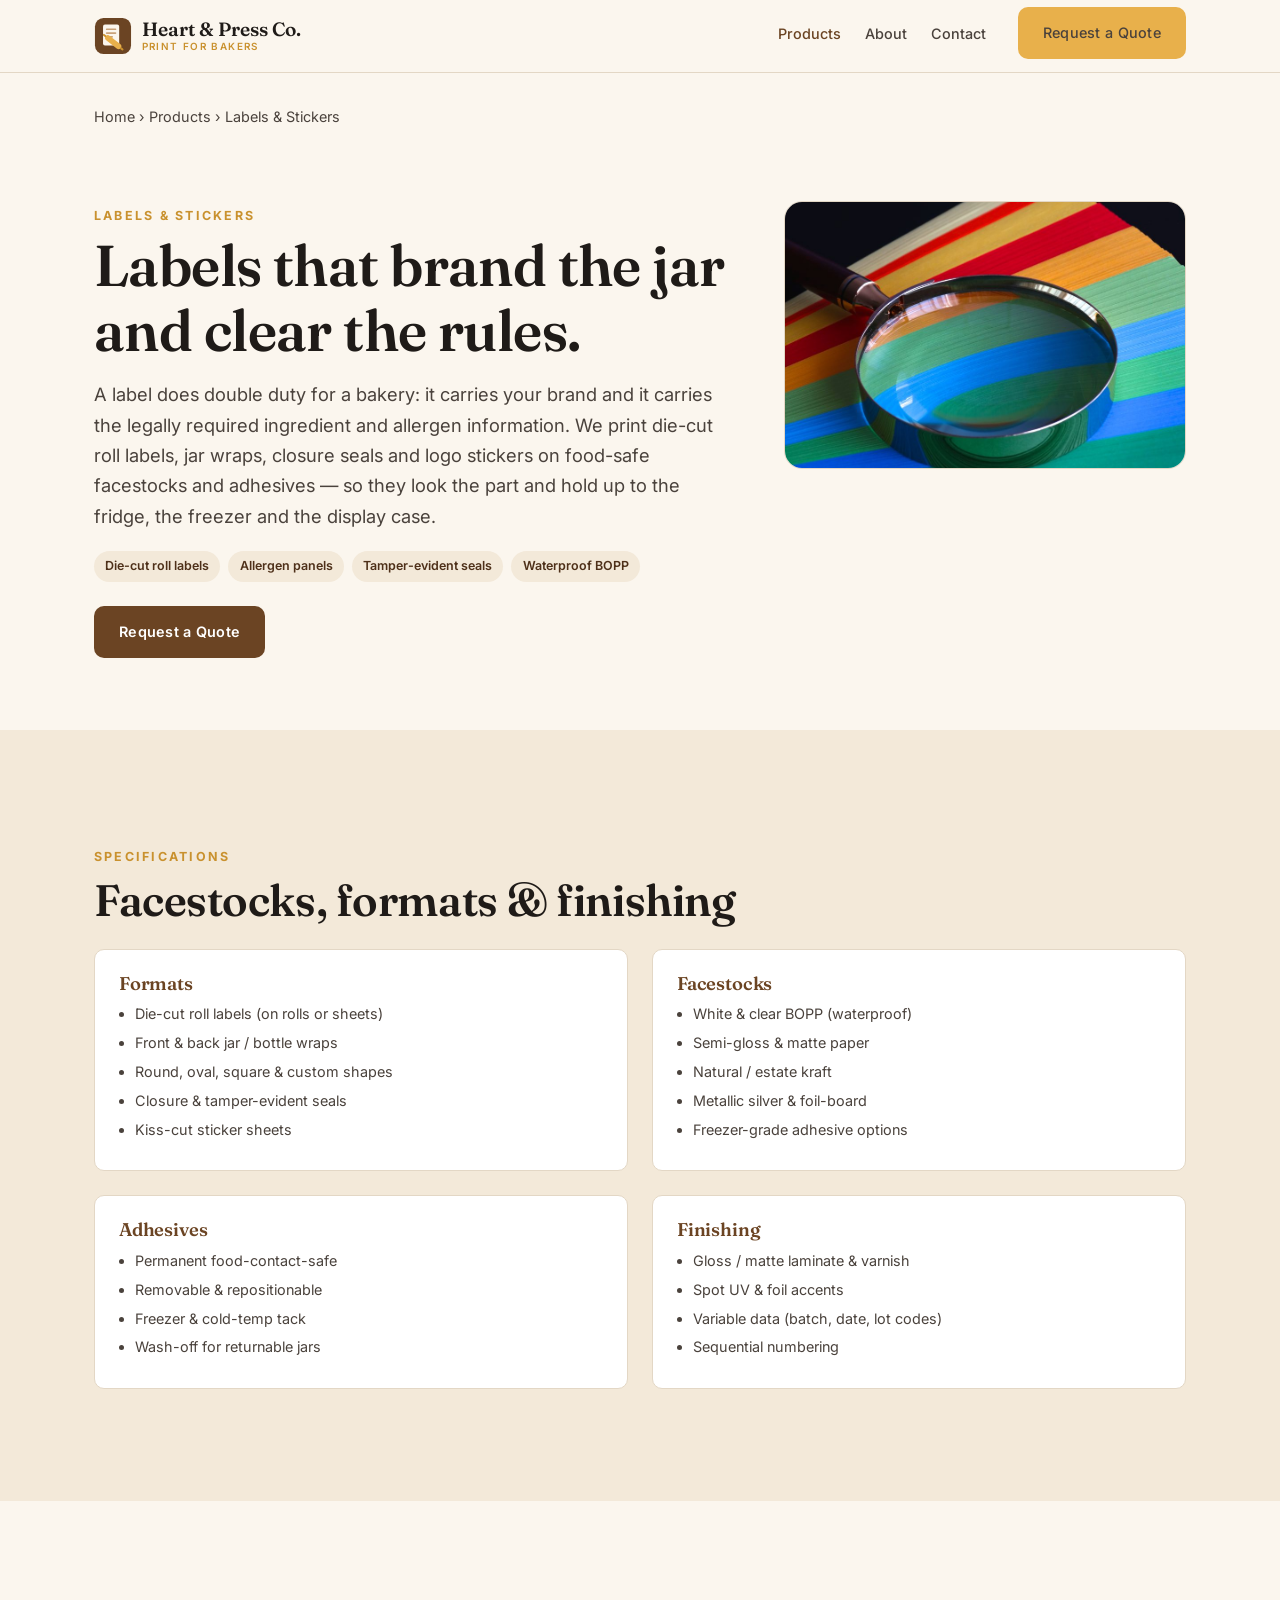
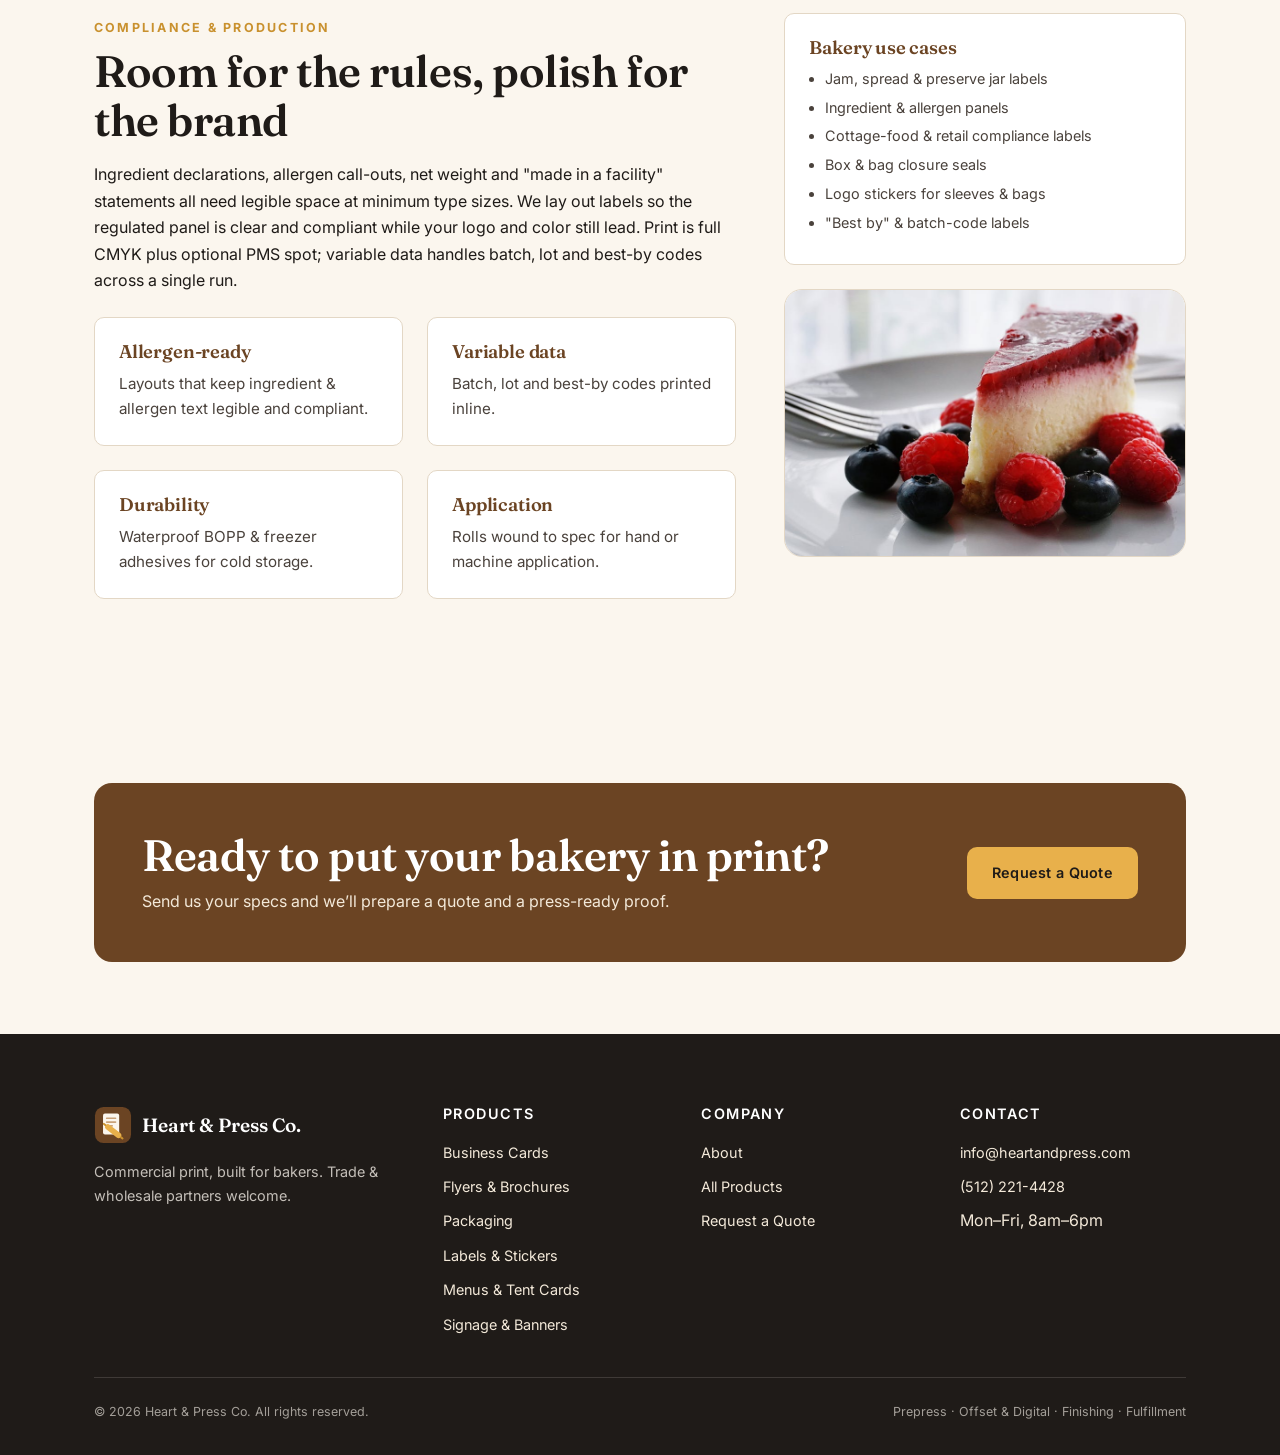
<file: products/labels-stickers.html>
<!DOCTYPE html>
<html lang="en">
<head>
  <meta charset="utf-8" />
  <meta name="viewport" content="width=device-width, initial-scale=1" />
  <title>Labels &amp; Stickers — Heart &amp; Press Co. | Print for bakers</title>
  <meta name="description" content="Die-cut roll labels, jar wraps, ingredient and allergen panels, and tamper-evident closure seals for bakeries — on food-safe stocks and adhesives. Request a quote." />
  <link rel="icon" type="image/svg+xml" href="../assets/favicon.svg" />
  <link rel="preconnect" href="https://fonts.googleapis.com" />
  <link rel="preconnect" href="https://fonts.gstatic.com" crossorigin />
  <link href="https://fonts.googleapis.com/css2?family=Fraunces:opsz,wght@9..144,500;9..144,600&family=Inter:wght@400;500;600;700&display=swap" rel="stylesheet" />
  <link rel="stylesheet" href="../css/styles.css" />
  <link rel="canonical" href="https://heartandpress.com/products/labels-stickers.html" />
  <meta property="og:type" content="website" />
  <meta property="og:site_name" content="Heart & Press Co." />
  <meta property="og:title" content="Labels & Stickers — Heart & Press Co." />
  <meta property="og:description" content="Die-cut roll labels, jar wraps, ingredient and allergen panels, and tamper-evident closure seals on food-safe stocks and adhesives." />
  <meta property="og:url" content="https://heartandpress.com/products/labels-stickers.html" />
  <meta property="og:image" content="https://heartandpress.com/images/cat-labels.jpg" />
  <meta name="twitter:card" content="summary_large_image" />
  <script type="application/ld+json">
  { "@context": "https://schema.org", "@type": "BreadcrumbList", "itemListElement": [ { "@type": "ListItem", "position": 1, "name": "Home", "item": "https://heartandpress.com/" }, { "@type": "ListItem", "position": 2, "name": "Products", "item": "https://heartandpress.com/products.html" }, { "@type": "ListItem", "position": 3, "name": "Labels & Stickers", "item": "https://heartandpress.com/products/labels-stickers.html" } ] }
  </script>
</head>
<body>

  <header class="site-header">
    <div class="container">
      <nav class="nav" aria-label="Primary">
        <a class="brand" href="../index.html" aria-label="Heart &amp; Press Co. home">
          <img class="brand__mark" src="../assets/logo-mark.svg" alt="" width="38" height="38" />
          <span class="brand__name">Heart &amp; Press Co.<small>Print for bakers</small></span>
        </a>
        <button class="nav__toggle" aria-label="Toggle menu" aria-expanded="false" aria-controls="primary-menu">
          <span></span><span></span><span></span>
        </button>
        <ul class="nav__links" id="primary-menu">
          <li><a href="../products.html" aria-current="page">Products</a></li>
          <li><a href="../about.html">About</a></li>
          <li><a href="../contact.html">Contact</a></li>
          <li class="nav__cta"><a class="btn btn--accent" href="../contact.html">Request a Quote</a></li>
        </ul>
      </nav>
    </div>
  </header>

  <div class="container">
    <nav class="breadcrumb" aria-label="Breadcrumb">
      <a href="../index.html">Home</a> &rsaquo; <a href="../products.html">Products</a> &rsaquo; <span>Labels &amp; Stickers</span>
    </nav>
  </div>

  <!-- ===== Page hero ===== -->
  <section class="section section--tight">
    <div class="container">
      <div class="split">
        <div>
          <span class="eyebrow">Labels &amp; Stickers</span>
          <h1>Labels that brand the jar and clear the rules.</h1>
          <p class="lead">
            A label does double duty for a bakery: it carries your brand and it
            carries the legally required ingredient and allergen information. We
            print die-cut roll labels, jar wraps, closure seals and logo stickers on
            food-safe facestocks and adhesives — so they look the part and hold up
            to the fridge, the freezer and the display case.
          </p>
          <div class="pill-row" style="margin-top:1.25rem">
            <span class="pill">Die-cut roll labels</span>
            <span class="pill">Allergen panels</span>
            <span class="pill">Tamper-evident seals</span>
            <span class="pill">Waterproof BOPP</span>
          </div>
          <div style="margin-top:1.5rem">
            <a class="btn btn--primary" href="../contact.html">Request a Quote</a>
          </div>
        </div>
        <aside>
          <div class="card"><div class="card__media" style="aspect-ratio:3/2"><img src="../images/cat-labels.jpg" alt="Loupe inspecting custom printed labels on colored stock" loading="lazy" /></div></div>
        </aside>
      </div>
    </div>
  </section>

  <!-- ===== Specs ===== -->
  <section class="section section--cream2">
    <div class="container">
      <span class="eyebrow">Specifications</span>
      <h2 style="margin-bottom:1.5rem">Facestocks, formats &amp; finishing</h2>
      <div class="spec-grid">
        <div class="spec">
          <h4>Formats</h4>
          <ul>
            <li>Die-cut roll labels (on rolls or sheets)</li>
            <li>Front &amp; back jar / bottle wraps</li>
            <li>Round, oval, square &amp; custom shapes</li>
            <li>Closure &amp; tamper-evident seals</li>
            <li>Kiss-cut sticker sheets</li>
          </ul>
        </div>
        <div class="spec">
          <h4>Facestocks</h4>
          <ul>
            <li>White &amp; clear BOPP (waterproof)</li>
            <li>Semi-gloss &amp; matte paper</li>
            <li>Natural / estate kraft</li>
            <li>Metallic silver &amp; foil-board</li>
            <li>Freezer-grade adhesive options</li>
          </ul>
        </div>
        <div class="spec">
          <h4>Adhesives</h4>
          <ul>
            <li>Permanent food-contact-safe</li>
            <li>Removable &amp; repositionable</li>
            <li>Freezer &amp; cold-temp tack</li>
            <li>Wash-off for returnable jars</li>
          </ul>
        </div>
        <div class="spec">
          <h4>Finishing</h4>
          <ul>
            <li>Gloss / matte laminate &amp; varnish</li>
            <li>Spot UV &amp; foil accents</li>
            <li>Variable data (batch, date, lot codes)</li>
            <li>Sequential numbering</li>
          </ul>
        </div>
      </div>
    </div>
  </section>

  <!-- ===== Options / use cases ===== -->
  <section class="section">
    <div class="container">
      <div class="split">
        <div class="stack">
          <div>
            <span class="eyebrow">Compliance &amp; production</span>
            <h2>Room for the rules, polish for the brand</h2>
            <p>
              Ingredient declarations, allergen call-outs, net weight and "made in a
              facility" statements all need legible space at minimum type sizes. We
              lay out labels so the regulated panel is clear and compliant while your
              logo and color still lead. Print is full CMYK plus optional PMS spot;
              variable data handles batch, lot and best-by codes across a single run.
            </p>
          </div>
          <div class="grid grid-2">
            <div class="spec"><h4>Allergen-ready</h4><p style="margin:0;font-size:0.95rem;color:var(--ink-soft)">Layouts that keep ingredient &amp; allergen text legible and compliant.</p></div>
            <div class="spec"><h4>Variable data</h4><p style="margin:0;font-size:0.95rem;color:var(--ink-soft)">Batch, lot and best-by codes printed inline.</p></div>
            <div class="spec"><h4>Durability</h4><p style="margin:0;font-size:0.95rem;color:var(--ink-soft)">Waterproof BOPP &amp; freezer adhesives for cold storage.</p></div>
            <div class="spec"><h4>Application</h4><p style="margin:0;font-size:0.95rem;color:var(--ink-soft)">Rolls wound to spec for hand or machine application.</p></div>
          </div>
        </div>
        <aside>
          <div class="spec">
            <h4>Bakery use cases</h4>
            <ul style="margin:0;padding-left:1.1em;color:var(--ink-soft)">
              <li>Jam, spread &amp; preserve jar labels</li>
              <li>Ingredient &amp; allergen panels</li>
              <li>Cottage-food &amp; retail compliance labels</li>
              <li>Box &amp; bag closure seals</li>
              <li>Logo stickers for sleeves &amp; bags</li>
              <li>"Best by" &amp; batch-code labels</li>
            </ul>
          </div>
          <div class="card" style="margin-top:1.5rem"><div class="card__media" style="aspect-ratio:3/2"><img src="../images/bakery-cheesecake.jpg" alt="Jarred dessert ready for a custom label" loading="lazy" /></div></div>
        </aside>
      </div>
    </div>
  </section>

  <!-- ===== CTA band ===== -->
  <section class="section section--tight">
    <div class="container">
      <div class="cta-band">
        <div>
          <h2>Ready to put your bakery in print?</h2>
          <p>Send us your specs and we’ll prepare a quote and a press-ready proof.</p>
        </div>
        <a class="btn btn--accent" href="../contact.html">Request a Quote</a>
      </div>
    </div>
  </section>

  <!-- ===== Footer ===== -->
  <footer class="site-footer">
    <div class="container">
      <div class="footer-grid">
        <div class="footer-brand">
          <a class="brand" href="../index.html" aria-label="Heart &amp; Press Co. home">
            <img class="brand__mark" src="../assets/logo-mark.svg" alt="" width="38" height="38" />
            <span class="brand__name" style="color:#fff">Heart &amp; Press Co.</span>
          </a>
          <p style="margin-top:1rem;max-width:34ch;color:rgba(251,246,238,0.75);font-size:0.9rem">
            Commercial print, built for bakers. Trade &amp; wholesale partners welcome.
          </p>
        </div>
        <div>
          <h4>Products</h4>
          <ul class="footer-links">
            <li><a href="business-cards.html">Business Cards</a></li>
            <li><a href="flyers-brochures.html">Flyers &amp; Brochures</a></li>
            <li><a href="packaging.html">Packaging</a></li>
            <li><a href="labels-stickers.html">Labels &amp; Stickers</a></li>
            <li><a href="menus-tent-cards.html">Menus &amp; Tent Cards</a></li>
            <li><a href="signage-banners.html">Signage &amp; Banners</a></li>
          </ul>
        </div>
        <div>
          <h4>Company</h4>
          <ul class="footer-links">
            <li><a href="../about.html">About</a></li>
            <li><a href="../products.html">All Products</a></li>
            <li><a href="../contact.html">Request a Quote</a></li>
          </ul>
        </div>
        <div>
          <h4>Contact</h4>
          <ul class="footer-links">
            <li><a href="mailto:info@heartandpress.com">info@heartandpress.com</a></li>
            <li><a href="tel:+15122214428">(512) 221-4428</a></li>
            <li>Mon–Fri, 8am–6pm</li>
          </ul>
        </div>
      </div>
      <div class="footer-bottom">
        <span>&copy; <span id="year">2026</span> Heart &amp; Press Co. All rights reserved.</span>
        <span>Prepress &middot; Offset &amp; Digital &middot; Finishing &middot; Fulfillment</span>
      </div>
    </div>
  </footer>

  <script src="../js/main.js"></script>
</body>
</html>
</file>
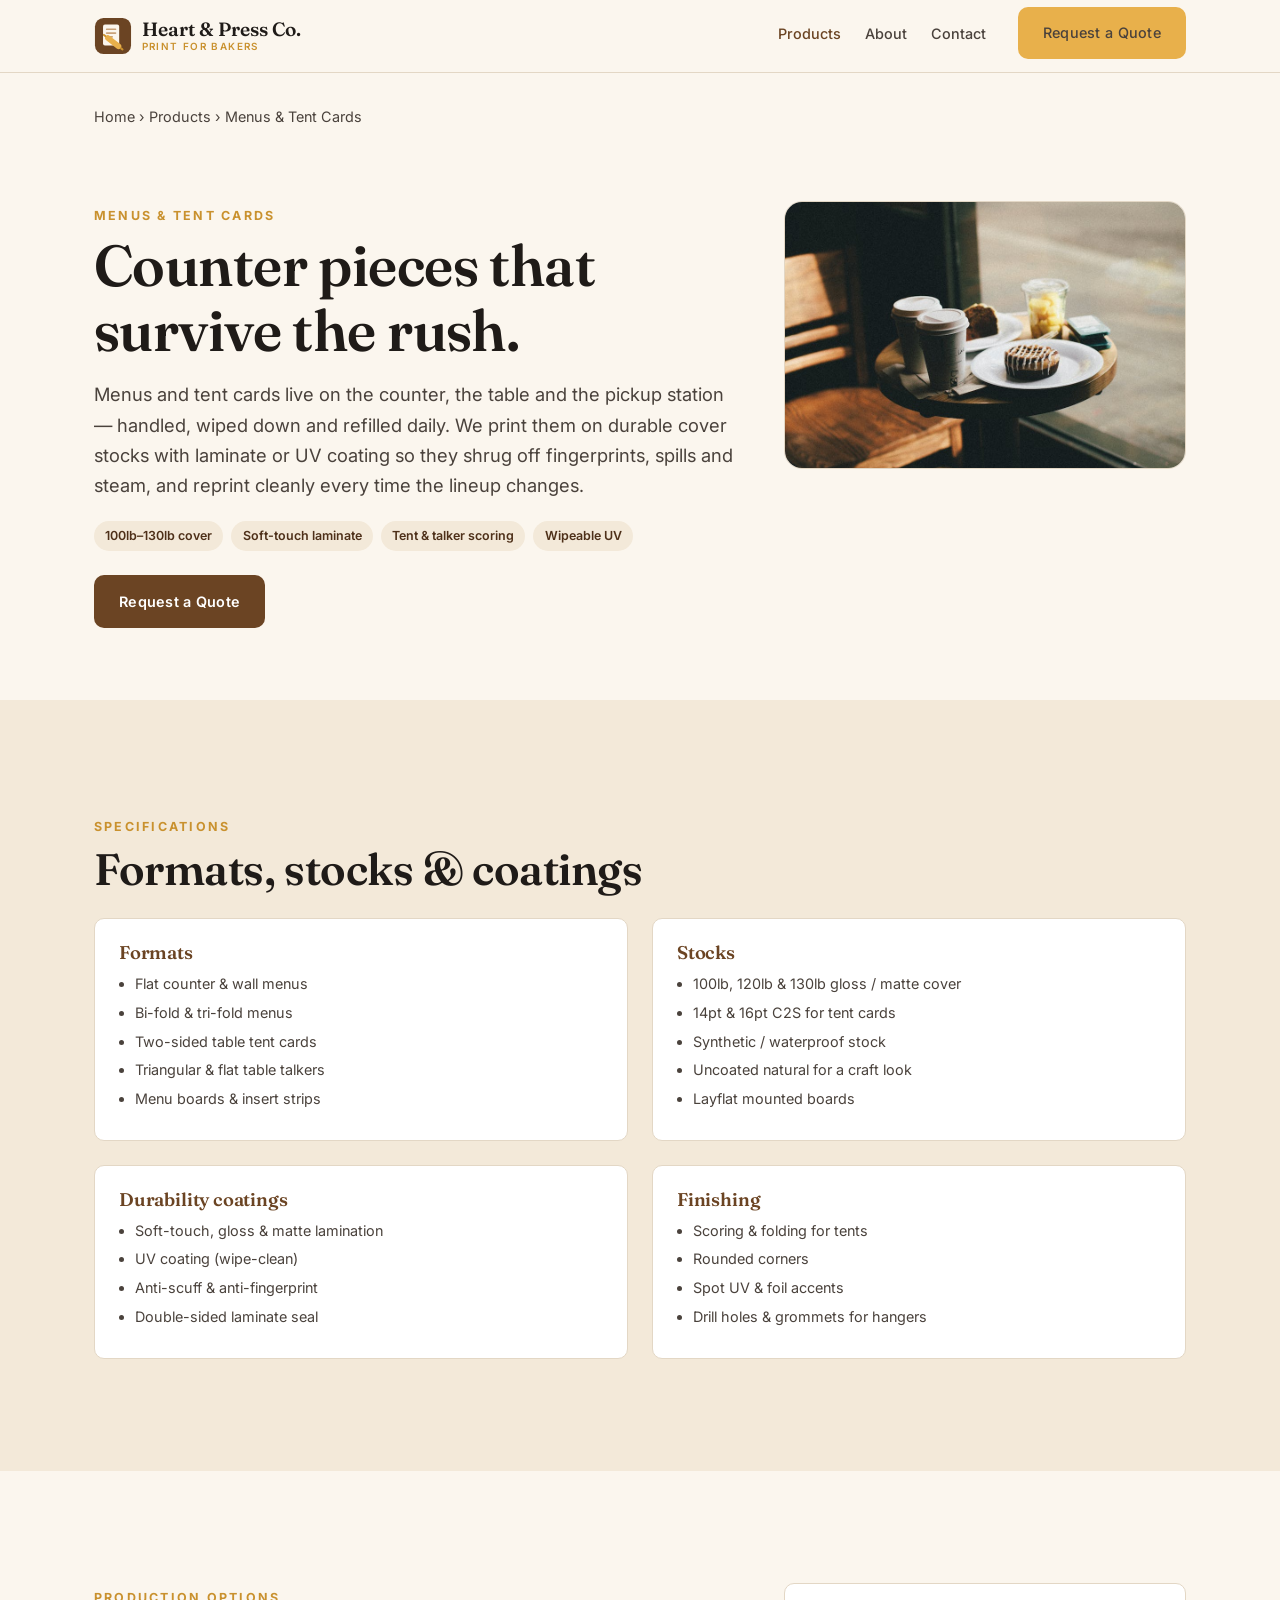
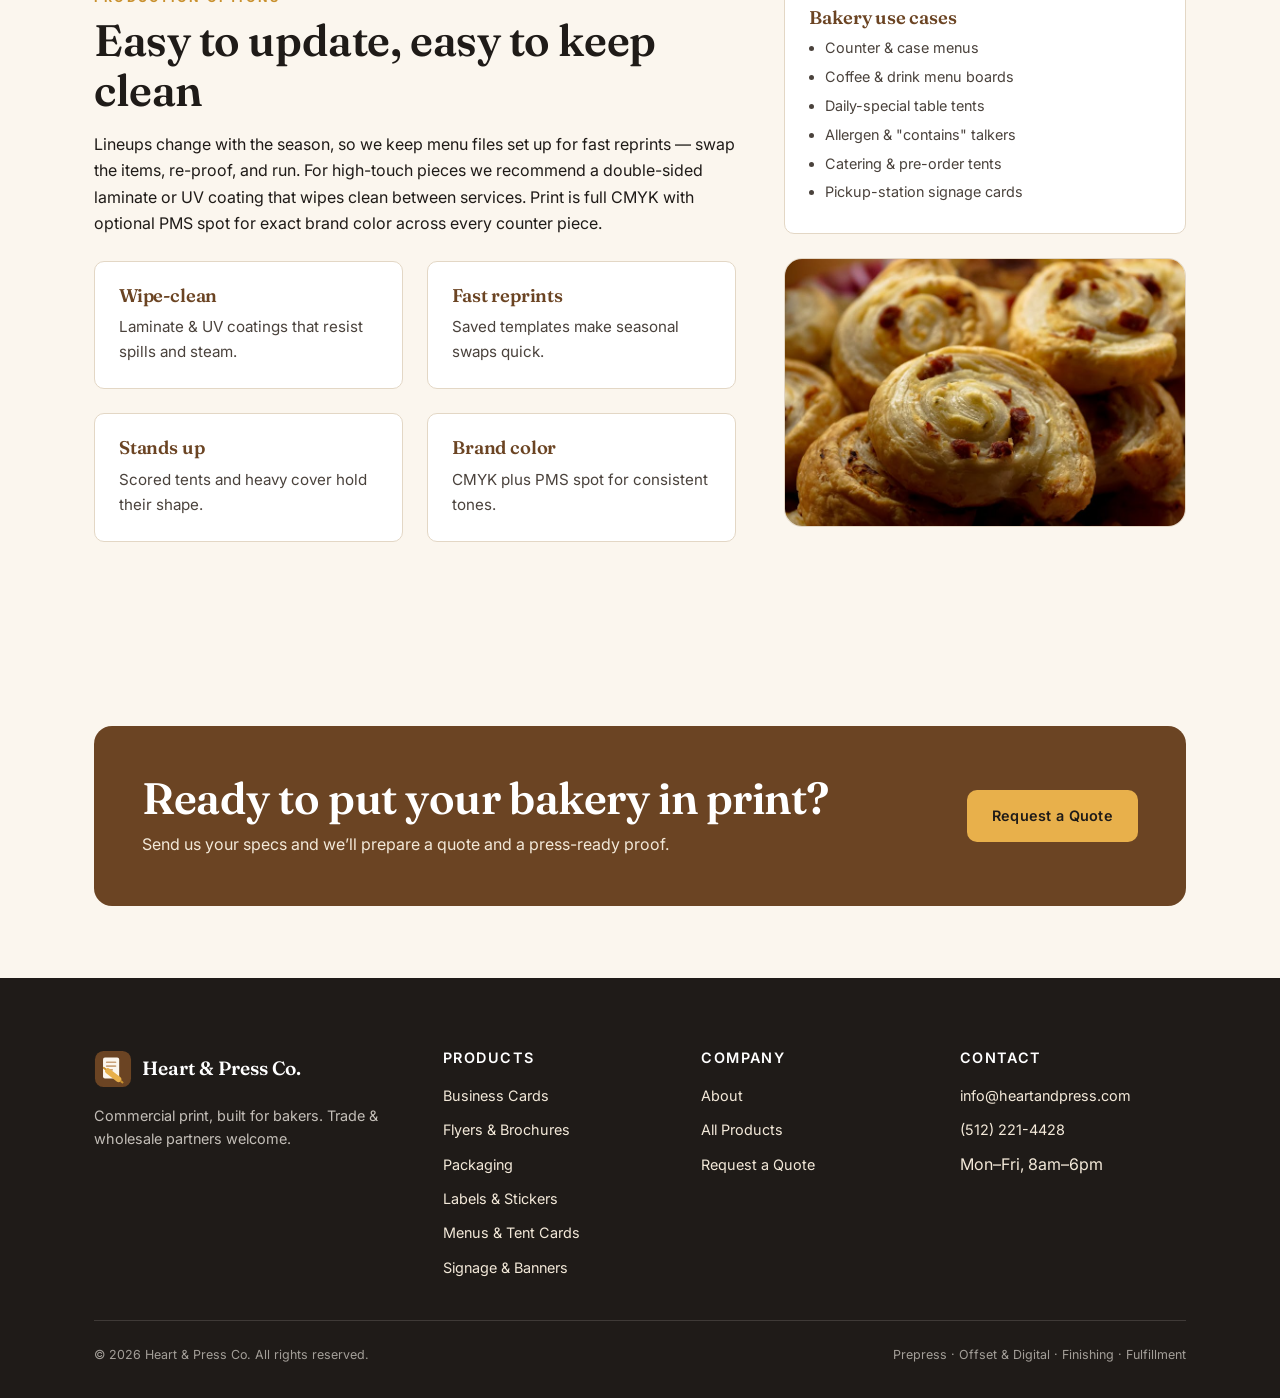
<file: products/menus-tent-cards.html>
<!DOCTYPE html>
<html lang="en">
<head>
  <meta charset="utf-8" />
  <meta name="viewport" content="width=device-width, initial-scale=1" />
  <title>Menus &amp; Tent Cards — Heart &amp; Press Co. | Print for bakers</title>
  <meta name="description" content="Counter menus, table tents and table talkers for cafés and bakeries — printed on durable cover stocks with laminate or UV coating for high-touch service. Request a quote." />
  <link rel="icon" type="image/svg+xml" href="../assets/favicon.svg" />
  <link rel="preconnect" href="https://fonts.googleapis.com" />
  <link rel="preconnect" href="https://fonts.gstatic.com" crossorigin />
  <link href="https://fonts.googleapis.com/css2?family=Fraunces:opsz,wght@9..144,500;9..144,600&family=Inter:wght@400;500;600;700&display=swap" rel="stylesheet" />
  <link rel="stylesheet" href="../css/styles.css" />
  <link rel="canonical" href="https://heartandpress.com/products/menus-tent-cards.html" />
  <meta property="og:type" content="website" />
  <meta property="og:site_name" content="Heart & Press Co." />
  <meta property="og:title" content="Menus & Tent Cards — Heart & Press Co." />
  <meta property="og:description" content="Counter menus, table tents and table talkers on durable cover stocks with laminate or UV coating for high-touch café and bakery service." />
  <meta property="og:url" content="https://heartandpress.com/products/menus-tent-cards.html" />
  <meta property="og:image" content="https://heartandpress.com/images/cat-menus.jpg" />
  <meta name="twitter:card" content="summary_large_image" />
  <script type="application/ld+json">
  { "@context": "https://schema.org", "@type": "BreadcrumbList", "itemListElement": [ { "@type": "ListItem", "position": 1, "name": "Home", "item": "https://heartandpress.com/" }, { "@type": "ListItem", "position": 2, "name": "Products", "item": "https://heartandpress.com/products.html" }, { "@type": "ListItem", "position": 3, "name": "Menus & Tent Cards", "item": "https://heartandpress.com/products/menus-tent-cards.html" } ] }
  </script>
</head>
<body>

  <header class="site-header">
    <div class="container">
      <nav class="nav" aria-label="Primary">
        <a class="brand" href="../index.html" aria-label="Heart &amp; Press Co. home">
          <img class="brand__mark" src="../assets/logo-mark.svg" alt="" width="38" height="38" />
          <span class="brand__name">Heart &amp; Press Co.<small>Print for bakers</small></span>
        </a>
        <button class="nav__toggle" aria-label="Toggle menu" aria-expanded="false" aria-controls="primary-menu">
          <span></span><span></span><span></span>
        </button>
        <ul class="nav__links" id="primary-menu">
          <li><a href="../products.html" aria-current="page">Products</a></li>
          <li><a href="../about.html">About</a></li>
          <li><a href="../contact.html">Contact</a></li>
          <li class="nav__cta"><a class="btn btn--accent" href="../contact.html">Request a Quote</a></li>
        </ul>
      </nav>
    </div>
  </header>

  <div class="container">
    <nav class="breadcrumb" aria-label="Breadcrumb">
      <a href="../index.html">Home</a> &rsaquo; <a href="../products.html">Products</a> &rsaquo; <span>Menus &amp; Tent Cards</span>
    </nav>
  </div>

  <!-- ===== Page hero ===== -->
  <section class="section section--tight">
    <div class="container">
      <div class="split">
        <div>
          <span class="eyebrow">Menus &amp; Tent Cards</span>
          <h1>Counter pieces that survive the rush.</h1>
          <p class="lead">
            Menus and tent cards live on the counter, the table and the pickup
            station — handled, wiped down and refilled daily. We print them on
            durable cover stocks with laminate or UV coating so they shrug off
            fingerprints, spills and steam, and reprint cleanly every time the
            lineup changes.
          </p>
          <div class="pill-row" style="margin-top:1.25rem">
            <span class="pill">100lb–130lb cover</span>
            <span class="pill">Soft-touch laminate</span>
            <span class="pill">Tent &amp; talker scoring</span>
            <span class="pill">Wipeable UV</span>
          </div>
          <div style="margin-top:1.5rem">
            <a class="btn btn--primary" href="../contact.html">Request a Quote</a>
          </div>
        </div>
        <aside>
          <div class="card"><div class="card__media" style="aspect-ratio:3/2"><img src="../images/cat-menus.jpg" alt="Café table with a printed menu and counter tent card" loading="lazy" /></div></div>
        </aside>
      </div>
    </div>
  </section>

  <!-- ===== Specs ===== -->
  <section class="section section--cream2">
    <div class="container">
      <span class="eyebrow">Specifications</span>
      <h2 style="margin-bottom:1.5rem">Formats, stocks &amp; coatings</h2>
      <div class="spec-grid">
        <div class="spec">
          <h4>Formats</h4>
          <ul>
            <li>Flat counter &amp; wall menus</li>
            <li>Bi-fold &amp; tri-fold menus</li>
            <li>Two-sided table tent cards</li>
            <li>Triangular &amp; flat table talkers</li>
            <li>Menu boards &amp; insert strips</li>
          </ul>
        </div>
        <div class="spec">
          <h4>Stocks</h4>
          <ul>
            <li>100lb, 120lb &amp; 130lb gloss / matte cover</li>
            <li>14pt &amp; 16pt C2S for tent cards</li>
            <li>Synthetic / waterproof stock</li>
            <li>Uncoated natural for a craft look</li>
            <li>Layflat mounted boards</li>
          </ul>
        </div>
        <div class="spec">
          <h4>Durability coatings</h4>
          <ul>
            <li>Soft-touch, gloss &amp; matte lamination</li>
            <li>UV coating (wipe-clean)</li>
            <li>Anti-scuff &amp; anti-fingerprint</li>
            <li>Double-sided laminate seal</li>
          </ul>
        </div>
        <div class="spec">
          <h4>Finishing</h4>
          <ul>
            <li>Scoring &amp; folding for tents</li>
            <li>Rounded corners</li>
            <li>Spot UV &amp; foil accents</li>
            <li>Drill holes &amp; grommets for hangers</li>
          </ul>
        </div>
      </div>
    </div>
  </section>

  <!-- ===== Options / use cases ===== -->
  <section class="section">
    <div class="container">
      <div class="split">
        <div class="stack">
          <div>
            <span class="eyebrow">Production options</span>
            <h2>Easy to update, easy to keep clean</h2>
            <p>
              Lineups change with the season, so we keep menu files set up for fast
              reprints — swap the items, re-proof, and run. For high-touch pieces we
              recommend a double-sided laminate or UV coating that wipes clean
              between services. Print is full CMYK with optional PMS spot for exact
              brand color across every counter piece.
            </p>
          </div>
          <div class="grid grid-2">
            <div class="spec"><h4>Wipe-clean</h4><p style="margin:0;font-size:0.95rem;color:var(--ink-soft)">Laminate &amp; UV coatings that resist spills and steam.</p></div>
            <div class="spec"><h4>Fast reprints</h4><p style="margin:0;font-size:0.95rem;color:var(--ink-soft)">Saved templates make seasonal swaps quick.</p></div>
            <div class="spec"><h4>Stands up</h4><p style="margin:0;font-size:0.95rem;color:var(--ink-soft)">Scored tents and heavy cover hold their shape.</p></div>
            <div class="spec"><h4>Brand color</h4><p style="margin:0;font-size:0.95rem;color:var(--ink-soft)">CMYK plus PMS spot for consistent tones.</p></div>
          </div>
        </div>
        <aside>
          <div class="spec">
            <h4>Bakery use cases</h4>
            <ul style="margin:0;padding-left:1.1em;color:var(--ink-soft)">
              <li>Counter &amp; case menus</li>
              <li>Coffee &amp; drink menu boards</li>
              <li>Daily-special table tents</li>
              <li>Allergen &amp; "contains" talkers</li>
              <li>Catering &amp; pre-order tents</li>
              <li>Pickup-station signage cards</li>
            </ul>
          </div>
          <div class="card" style="margin-top:1.5rem"><div class="card__media" style="aspect-ratio:3/2"><img src="../images/bakery-pastries.jpg" alt="Pastry case the menu describes" loading="lazy" /></div></div>
        </aside>
      </div>
    </div>
  </section>

  <!-- ===== CTA band ===== -->
  <section class="section section--tight">
    <div class="container">
      <div class="cta-band">
        <div>
          <h2>Ready to put your bakery in print?</h2>
          <p>Send us your specs and we’ll prepare a quote and a press-ready proof.</p>
        </div>
        <a class="btn btn--accent" href="../contact.html">Request a Quote</a>
      </div>
    </div>
  </section>

  <!-- ===== Footer ===== -->
  <footer class="site-footer">
    <div class="container">
      <div class="footer-grid">
        <div class="footer-brand">
          <a class="brand" href="../index.html" aria-label="Heart &amp; Press Co. home">
            <img class="brand__mark" src="../assets/logo-mark.svg" alt="" width="38" height="38" />
            <span class="brand__name" style="color:#fff">Heart &amp; Press Co.</span>
          </a>
          <p style="margin-top:1rem;max-width:34ch;color:rgba(251,246,238,0.75);font-size:0.9rem">
            Commercial print, built for bakers. Trade &amp; wholesale partners welcome.
          </p>
        </div>
        <div>
          <h4>Products</h4>
          <ul class="footer-links">
            <li><a href="business-cards.html">Business Cards</a></li>
            <li><a href="flyers-brochures.html">Flyers &amp; Brochures</a></li>
            <li><a href="packaging.html">Packaging</a></li>
            <li><a href="labels-stickers.html">Labels &amp; Stickers</a></li>
            <li><a href="menus-tent-cards.html">Menus &amp; Tent Cards</a></li>
            <li><a href="signage-banners.html">Signage &amp; Banners</a></li>
          </ul>
        </div>
        <div>
          <h4>Company</h4>
          <ul class="footer-links">
            <li><a href="../about.html">About</a></li>
            <li><a href="../products.html">All Products</a></li>
            <li><a href="../contact.html">Request a Quote</a></li>
          </ul>
        </div>
        <div>
          <h4>Contact</h4>
          <ul class="footer-links">
            <li><a href="mailto:info@heartandpress.com">info@heartandpress.com</a></li>
            <li><a href="tel:+15122214428">(512) 221-4428</a></li>
            <li>Mon–Fri, 8am–6pm</li>
          </ul>
        </div>
      </div>
      <div class="footer-bottom">
        <span>&copy; <span id="year">2026</span> Heart &amp; Press Co. All rights reserved.</span>
        <span>Prepress &middot; Offset &amp; Digital &middot; Finishing &middot; Fulfillment</span>
      </div>
    </div>
  </footer>

  <script src="../js/main.js"></script>
</body>
</html>
</file>
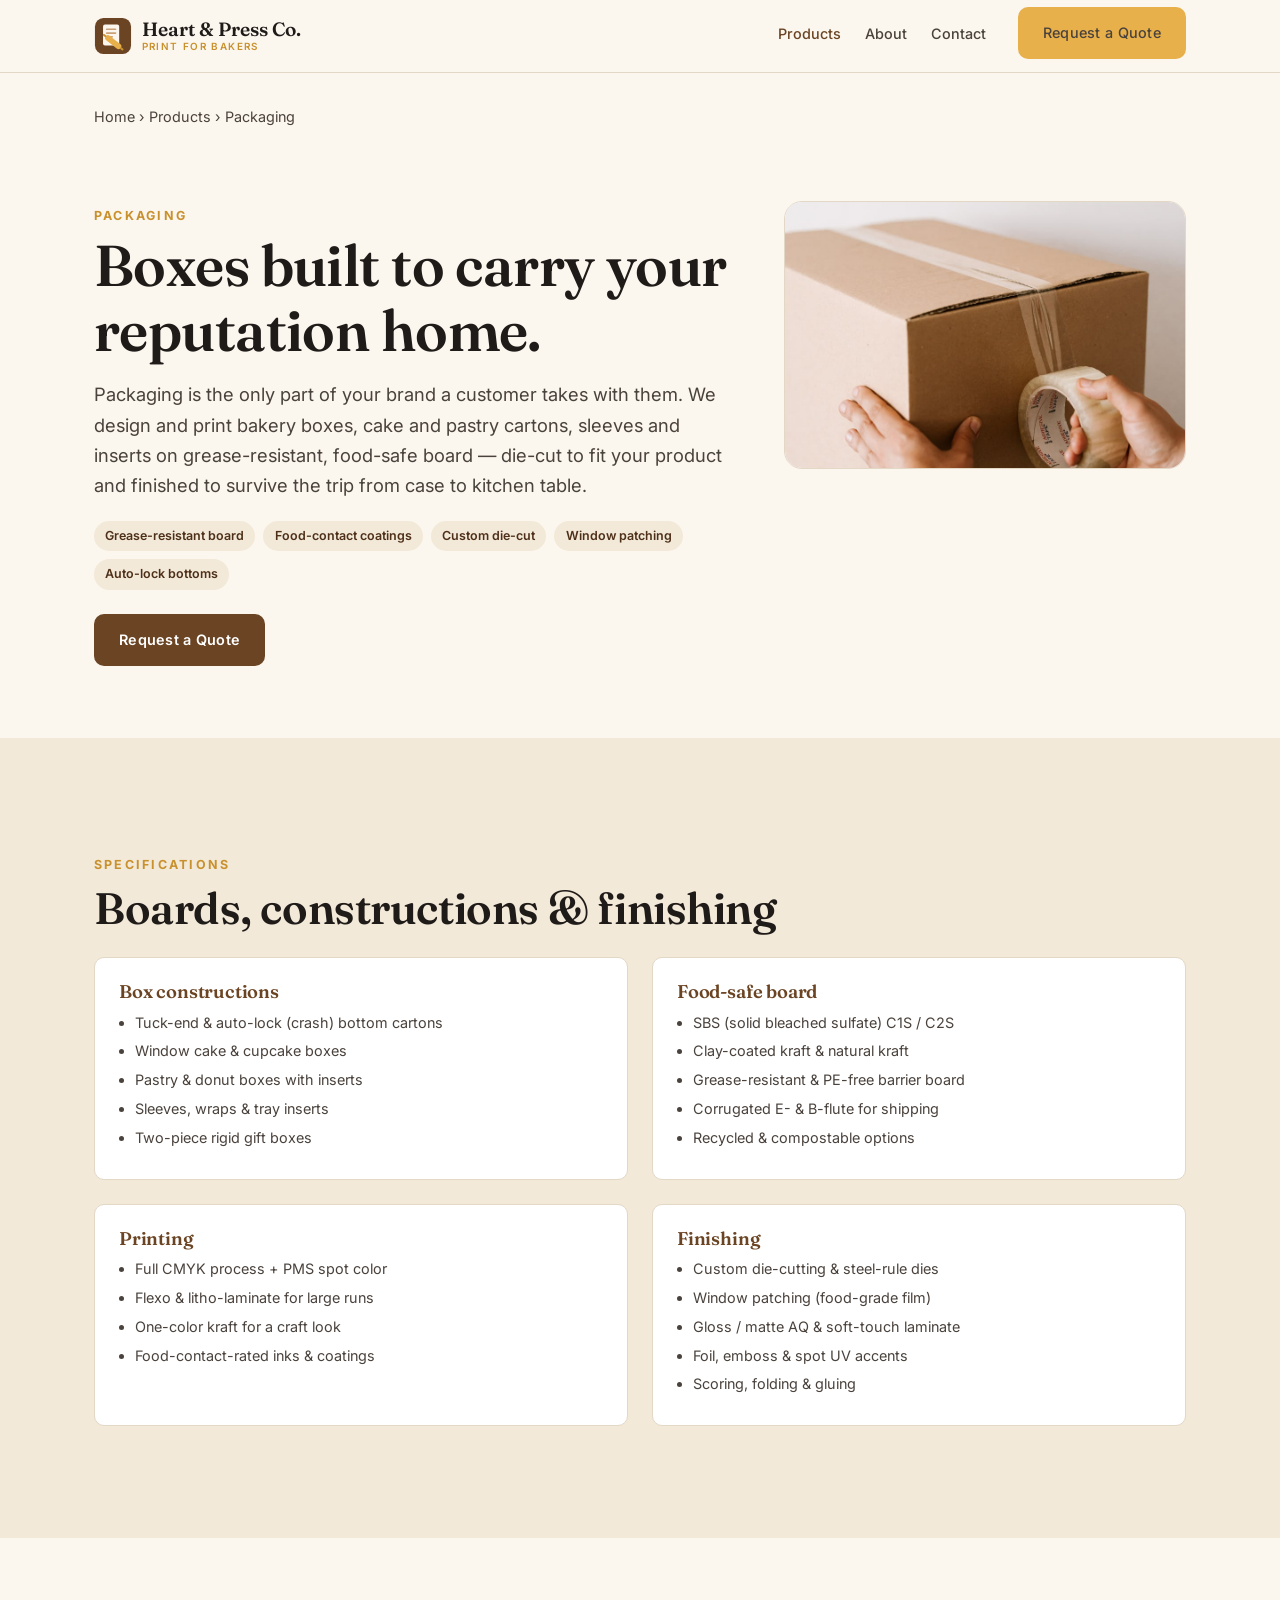
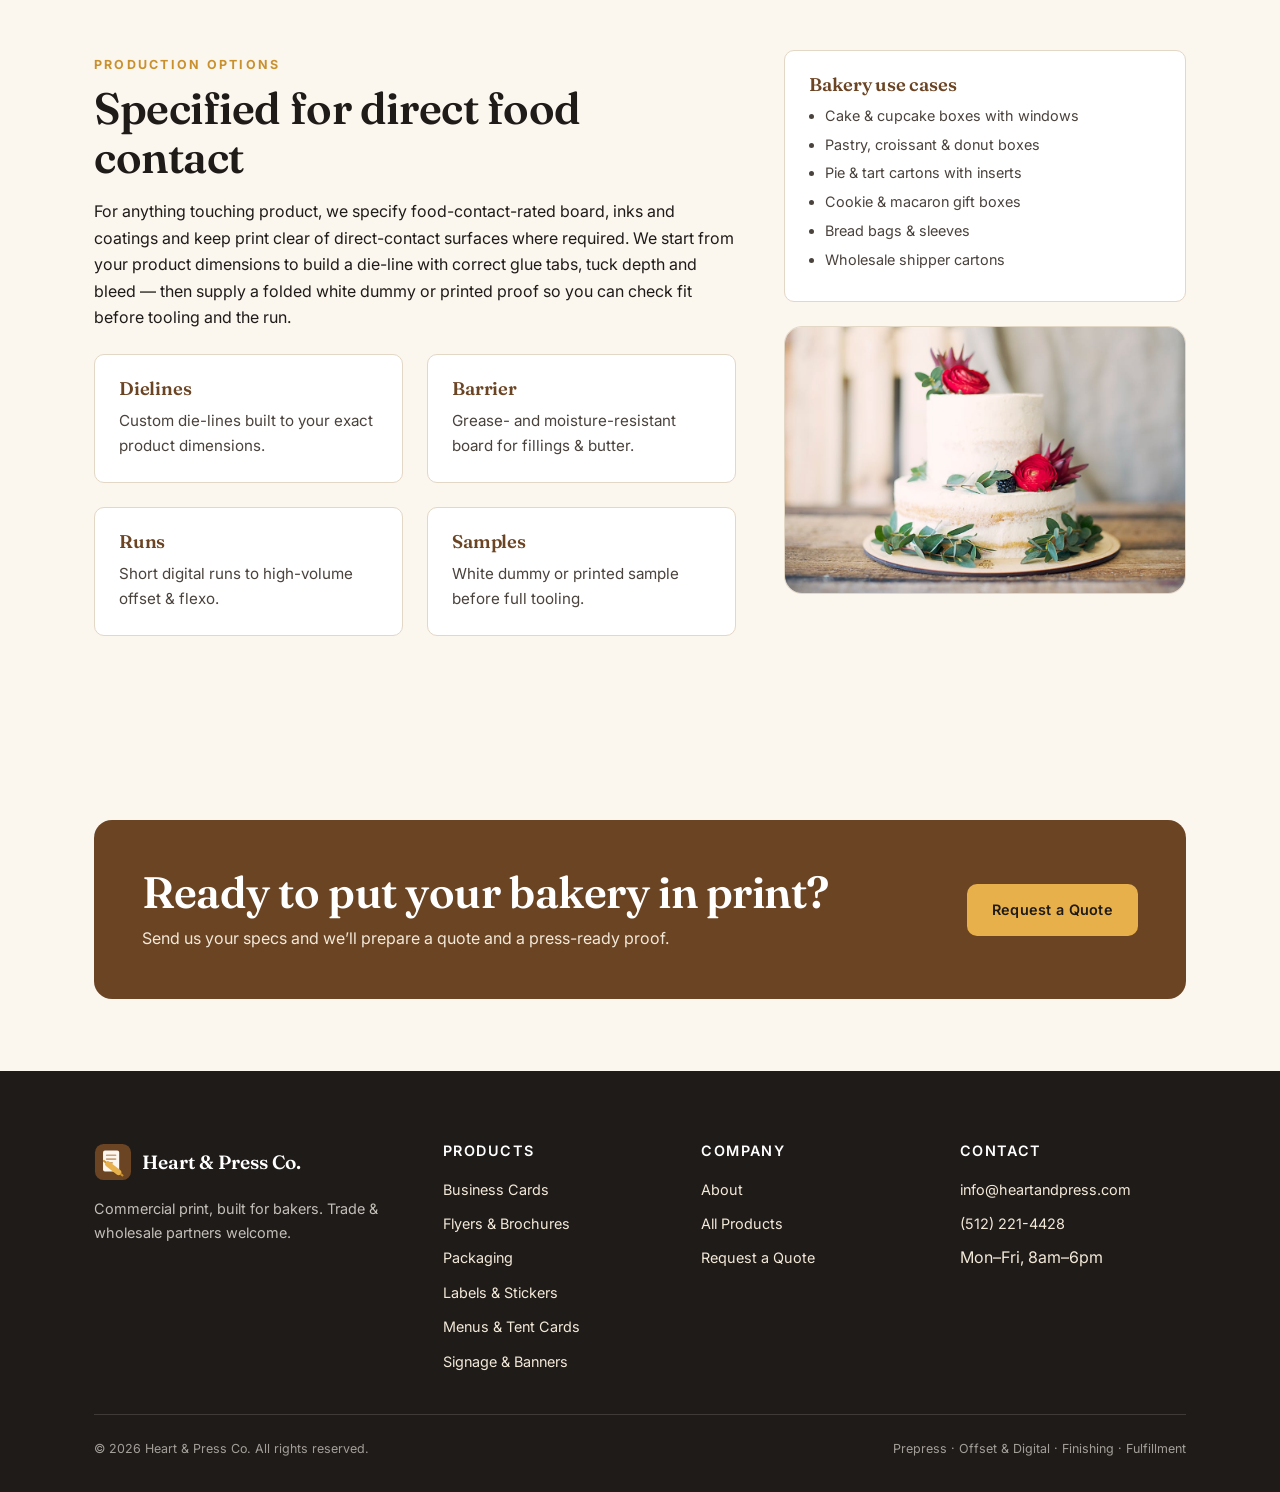
<file: products/packaging.html>
<!DOCTYPE html>
<html lang="en">
<head>
  <meta charset="utf-8" />
  <meta name="viewport" content="width=device-width, initial-scale=1" />
  <title>Packaging — Heart &amp; Press Co. | Bakery boxes &amp; cartons</title>
  <meta name="description" content="Custom bakery boxes, cake and pastry cartons, sleeves and inserts on grease-resistant, food-safe board — die-cut, window-patched and printed for the baking trade. Request a quote." />
  <link rel="icon" type="image/svg+xml" href="../assets/favicon.svg" />
  <link rel="preconnect" href="https://fonts.googleapis.com" />
  <link rel="preconnect" href="https://fonts.gstatic.com" crossorigin />
  <link href="https://fonts.googleapis.com/css2?family=Fraunces:opsz,wght@9..144,500;9..144,600&family=Inter:wght@400;500;600;700&display=swap" rel="stylesheet" />
  <link rel="stylesheet" href="../css/styles.css" />
  <link rel="canonical" href="https://heartandpress.com/products/packaging.html" />
  <meta property="og:type" content="website" />
  <meta property="og:site_name" content="Heart & Press Co." />
  <meta property="og:title" content="Packaging — Heart & Press Co." />
  <meta property="og:description" content="Custom bakery boxes, cake and pastry cartons, sleeves and inserts on grease-resistant, food-safe board — die-cut and window-patched for the baking trade." />
  <meta property="og:url" content="https://heartandpress.com/products/packaging.html" />
  <meta property="og:image" content="https://heartandpress.com/images/cat-packaging.jpg" />
  <meta name="twitter:card" content="summary_large_image" />
  <script type="application/ld+json">
  { "@context": "https://schema.org", "@type": "BreadcrumbList", "itemListElement": [ { "@type": "ListItem", "position": 1, "name": "Home", "item": "https://heartandpress.com/" }, { "@type": "ListItem", "position": 2, "name": "Products", "item": "https://heartandpress.com/products.html" }, { "@type": "ListItem", "position": 3, "name": "Packaging", "item": "https://heartandpress.com/products/packaging.html" } ] }
  </script>
</head>
<body>

  <header class="site-header">
    <div class="container">
      <nav class="nav" aria-label="Primary">
        <a class="brand" href="../index.html" aria-label="Heart &amp; Press Co. home">
          <img class="brand__mark" src="../assets/logo-mark.svg" alt="" width="38" height="38" />
          <span class="brand__name">Heart &amp; Press Co.<small>Print for bakers</small></span>
        </a>
        <button class="nav__toggle" aria-label="Toggle menu" aria-expanded="false" aria-controls="primary-menu">
          <span></span><span></span><span></span>
        </button>
        <ul class="nav__links" id="primary-menu">
          <li><a href="../products.html" aria-current="page">Products</a></li>
          <li><a href="../about.html">About</a></li>
          <li><a href="../contact.html">Contact</a></li>
          <li class="nav__cta"><a class="btn btn--accent" href="../contact.html">Request a Quote</a></li>
        </ul>
      </nav>
    </div>
  </header>

  <div class="container">
    <nav class="breadcrumb" aria-label="Breadcrumb">
      <a href="../index.html">Home</a> &rsaquo; <a href="../products.html">Products</a> &rsaquo; <span>Packaging</span>
    </nav>
  </div>

  <!-- ===== Page hero ===== -->
  <section class="section section--tight">
    <div class="container">
      <div class="split">
        <div>
          <span class="eyebrow">Packaging</span>
          <h1>Boxes built to carry your reputation home.</h1>
          <p class="lead">
            Packaging is the only part of your brand a customer takes with them. We
            design and print bakery boxes, cake and pastry cartons, sleeves and
            inserts on grease-resistant, food-safe board — die-cut to fit your
            product and finished to survive the trip from case to kitchen table.
          </p>
          <div class="pill-row" style="margin-top:1.25rem">
            <span class="pill">Grease-resistant board</span>
            <span class="pill">Food-contact coatings</span>
            <span class="pill">Custom die-cut</span>
            <span class="pill">Window patching</span>
            <span class="pill">Auto-lock bottoms</span>
          </div>
          <div style="margin-top:1.5rem">
            <a class="btn btn--primary" href="../contact.html">Request a Quote</a>
          </div>
        </div>
        <aside>
          <div class="card"><div class="card__media" style="aspect-ratio:3/2"><img src="../images/cat-packaging.jpg" alt="Branded kraft bakery box with custom printing" loading="lazy" /></div></div>
        </aside>
      </div>
    </div>
  </section>

  <!-- ===== Specs ===== -->
  <section class="section section--cream2">
    <div class="container">
      <span class="eyebrow">Specifications</span>
      <h2 style="margin-bottom:1.5rem">Boards, constructions &amp; finishing</h2>
      <div class="spec-grid">
        <div class="spec">
          <h4>Box constructions</h4>
          <ul>
            <li>Tuck-end &amp; auto-lock (crash) bottom cartons</li>
            <li>Window cake &amp; cupcake boxes</li>
            <li>Pastry &amp; donut boxes with inserts</li>
            <li>Sleeves, wraps &amp; tray inserts</li>
            <li>Two-piece rigid gift boxes</li>
          </ul>
        </div>
        <div class="spec">
          <h4>Food-safe board</h4>
          <ul>
            <li>SBS (solid bleached sulfate) C1S / C2S</li>
            <li>Clay-coated kraft &amp; natural kraft</li>
            <li>Grease-resistant &amp; PE-free barrier board</li>
            <li>Corrugated E- &amp; B-flute for shipping</li>
            <li>Recycled &amp; compostable options</li>
          </ul>
        </div>
        <div class="spec">
          <h4>Printing</h4>
          <ul>
            <li>Full CMYK process + PMS spot color</li>
            <li>Flexo &amp; litho-laminate for large runs</li>
            <li>One-color kraft for a craft look</li>
            <li>Food-contact-rated inks &amp; coatings</li>
          </ul>
        </div>
        <div class="spec">
          <h4>Finishing</h4>
          <ul>
            <li>Custom die-cutting &amp; steel-rule dies</li>
            <li>Window patching (food-grade film)</li>
            <li>Gloss / matte AQ &amp; soft-touch laminate</li>
            <li>Foil, emboss &amp; spot UV accents</li>
            <li>Scoring, folding &amp; gluing</li>
          </ul>
        </div>
      </div>
    </div>
  </section>

  <!-- ===== Options / use cases ===== -->
  <section class="section">
    <div class="container">
      <div class="split">
        <div class="stack">
          <div>
            <span class="eyebrow">Production options</span>
            <h2>Specified for direct food contact</h2>
            <p>
              For anything touching product, we specify food-contact-rated board,
              inks and coatings and keep print clear of direct-contact surfaces where
              required. We start from your product dimensions to build a die-line with
              correct glue tabs, tuck depth and bleed — then supply a folded white
              dummy or printed proof so you can check fit before tooling and the run.
            </p>
          </div>
          <div class="grid grid-2">
            <div class="spec"><h4>Dielines</h4><p style="margin:0;font-size:0.95rem;color:var(--ink-soft)">Custom die-lines built to your exact product dimensions.</p></div>
            <div class="spec"><h4>Barrier</h4><p style="margin:0;font-size:0.95rem;color:var(--ink-soft)">Grease- and moisture-resistant board for fillings &amp; butter.</p></div>
            <div class="spec"><h4>Runs</h4><p style="margin:0;font-size:0.95rem;color:var(--ink-soft)">Short digital runs to high-volume offset &amp; flexo.</p></div>
            <div class="spec"><h4>Samples</h4><p style="margin:0;font-size:0.95rem;color:var(--ink-soft)">White dummy or printed sample before full tooling.</p></div>
          </div>
        </div>
        <aside>
          <div class="spec">
            <h4>Bakery use cases</h4>
            <ul style="margin:0;padding-left:1.1em;color:var(--ink-soft)">
              <li>Cake &amp; cupcake boxes with windows</li>
              <li>Pastry, croissant &amp; donut boxes</li>
              <li>Pie &amp; tart cartons with inserts</li>
              <li>Cookie &amp; macaron gift boxes</li>
              <li>Bread bags &amp; sleeves</li>
              <li>Wholesale shipper cartons</li>
            </ul>
          </div>
          <div class="card" style="margin-top:1.5rem"><div class="card__media" style="aspect-ratio:3/2"><img src="../images/bakery-cake.jpg" alt="Decorated cake ready for a custom box" loading="lazy" /></div></div>
        </aside>
      </div>
    </div>
  </section>

  <!-- ===== CTA band ===== -->
  <section class="section section--tight">
    <div class="container">
      <div class="cta-band">
        <div>
          <h2>Ready to put your bakery in print?</h2>
          <p>Send us your specs and we’ll prepare a quote and a press-ready proof.</p>
        </div>
        <a class="btn btn--accent" href="../contact.html">Request a Quote</a>
      </div>
    </div>
  </section>

  <!-- ===== Footer ===== -->
  <footer class="site-footer">
    <div class="container">
      <div class="footer-grid">
        <div class="footer-brand">
          <a class="brand" href="../index.html" aria-label="Heart &amp; Press Co. home">
            <img class="brand__mark" src="../assets/logo-mark.svg" alt="" width="38" height="38" />
            <span class="brand__name" style="color:#fff">Heart &amp; Press Co.</span>
          </a>
          <p style="margin-top:1rem;max-width:34ch;color:rgba(251,246,238,0.75);font-size:0.9rem">
            Commercial print, built for bakers. Trade &amp; wholesale partners welcome.
          </p>
        </div>
        <div>
          <h4>Products</h4>
          <ul class="footer-links">
            <li><a href="business-cards.html">Business Cards</a></li>
            <li><a href="flyers-brochures.html">Flyers &amp; Brochures</a></li>
            <li><a href="packaging.html">Packaging</a></li>
            <li><a href="labels-stickers.html">Labels &amp; Stickers</a></li>
            <li><a href="menus-tent-cards.html">Menus &amp; Tent Cards</a></li>
            <li><a href="signage-banners.html">Signage &amp; Banners</a></li>
          </ul>
        </div>
        <div>
          <h4>Company</h4>
          <ul class="footer-links">
            <li><a href="../about.html">About</a></li>
            <li><a href="../products.html">All Products</a></li>
            <li><a href="../contact.html">Request a Quote</a></li>
          </ul>
        </div>
        <div>
          <h4>Contact</h4>
          <ul class="footer-links">
            <li><a href="mailto:info@heartandpress.com">info@heartandpress.com</a></li>
            <li><a href="tel:+15122214428">(512) 221-4428</a></li>
            <li>Mon–Fri, 8am–6pm</li>
          </ul>
        </div>
      </div>
      <div class="footer-bottom">
        <span>&copy; <span id="year">2026</span> Heart &amp; Press Co. All rights reserved.</span>
        <span>Prepress &middot; Offset &amp; Digital &middot; Finishing &middot; Fulfillment</span>
      </div>
    </div>
  </footer>

  <script src="../js/main.js"></script>
</body>
</html>
</file>
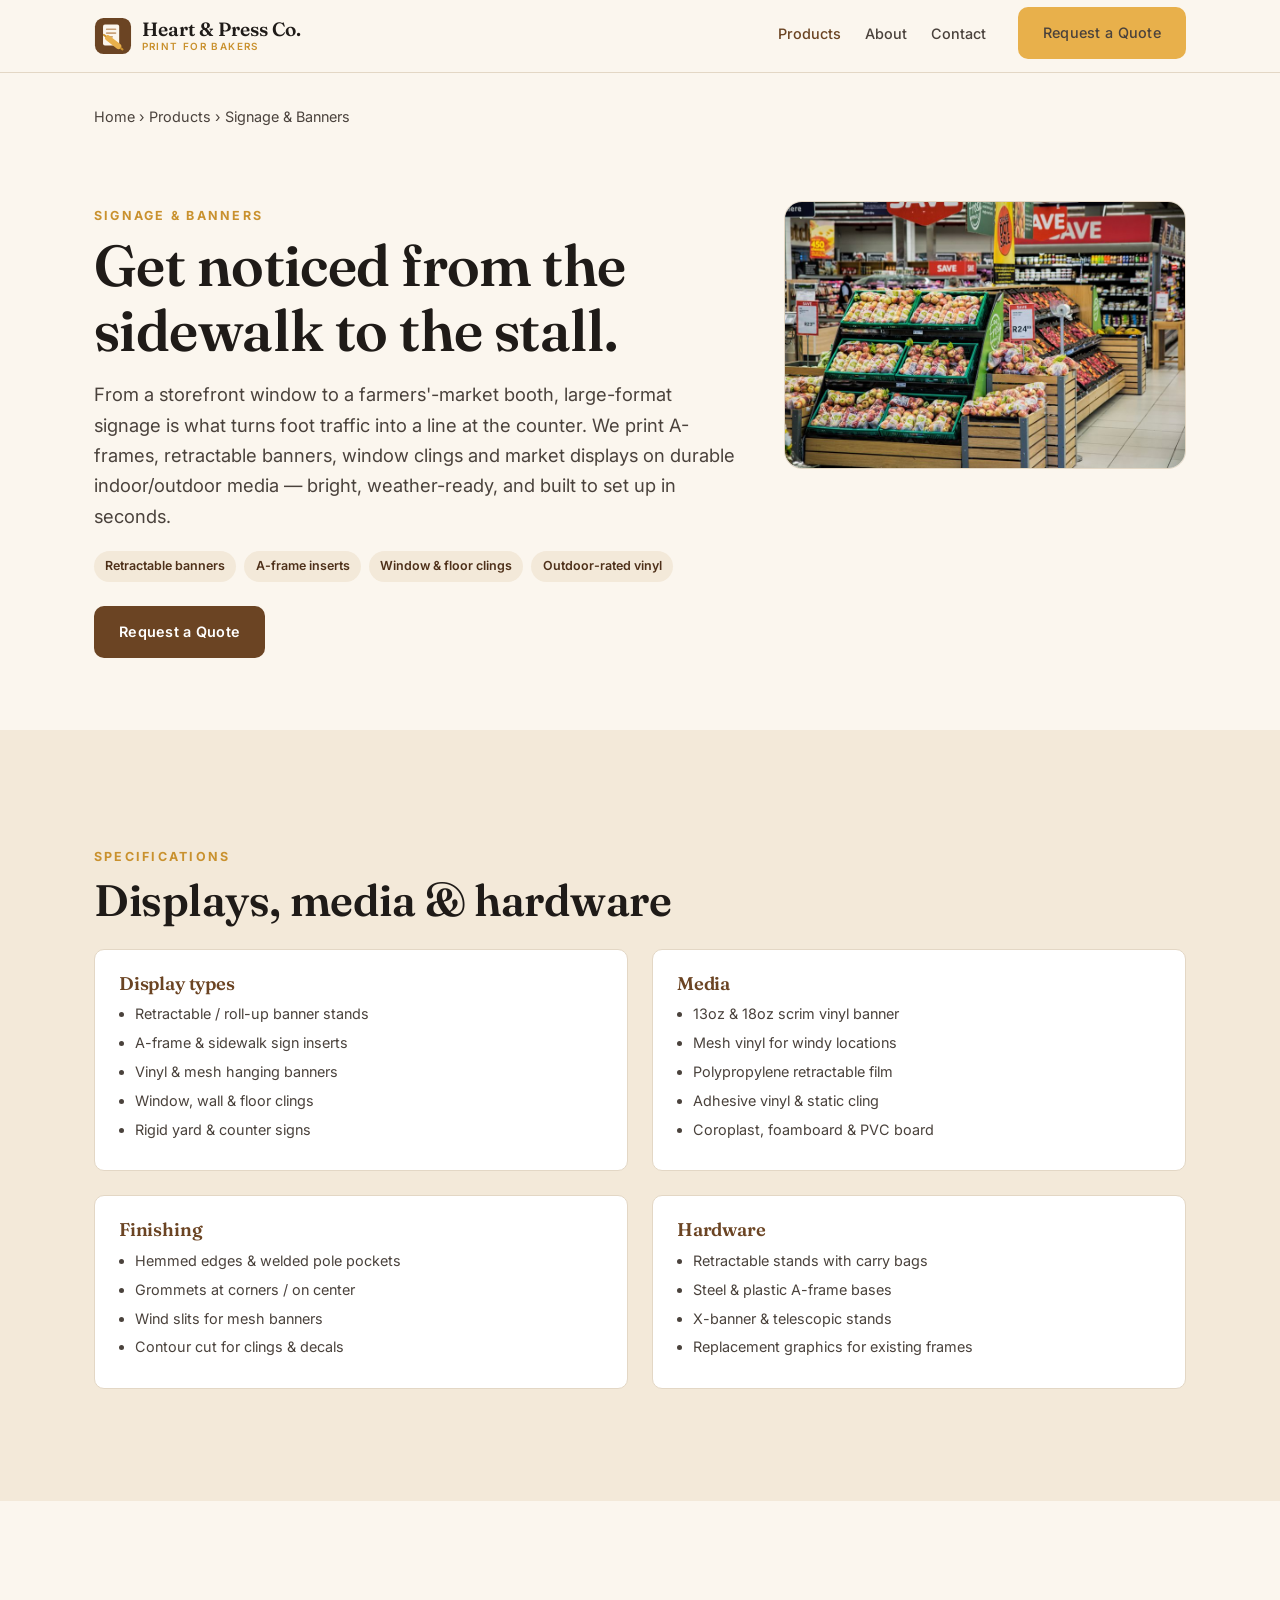
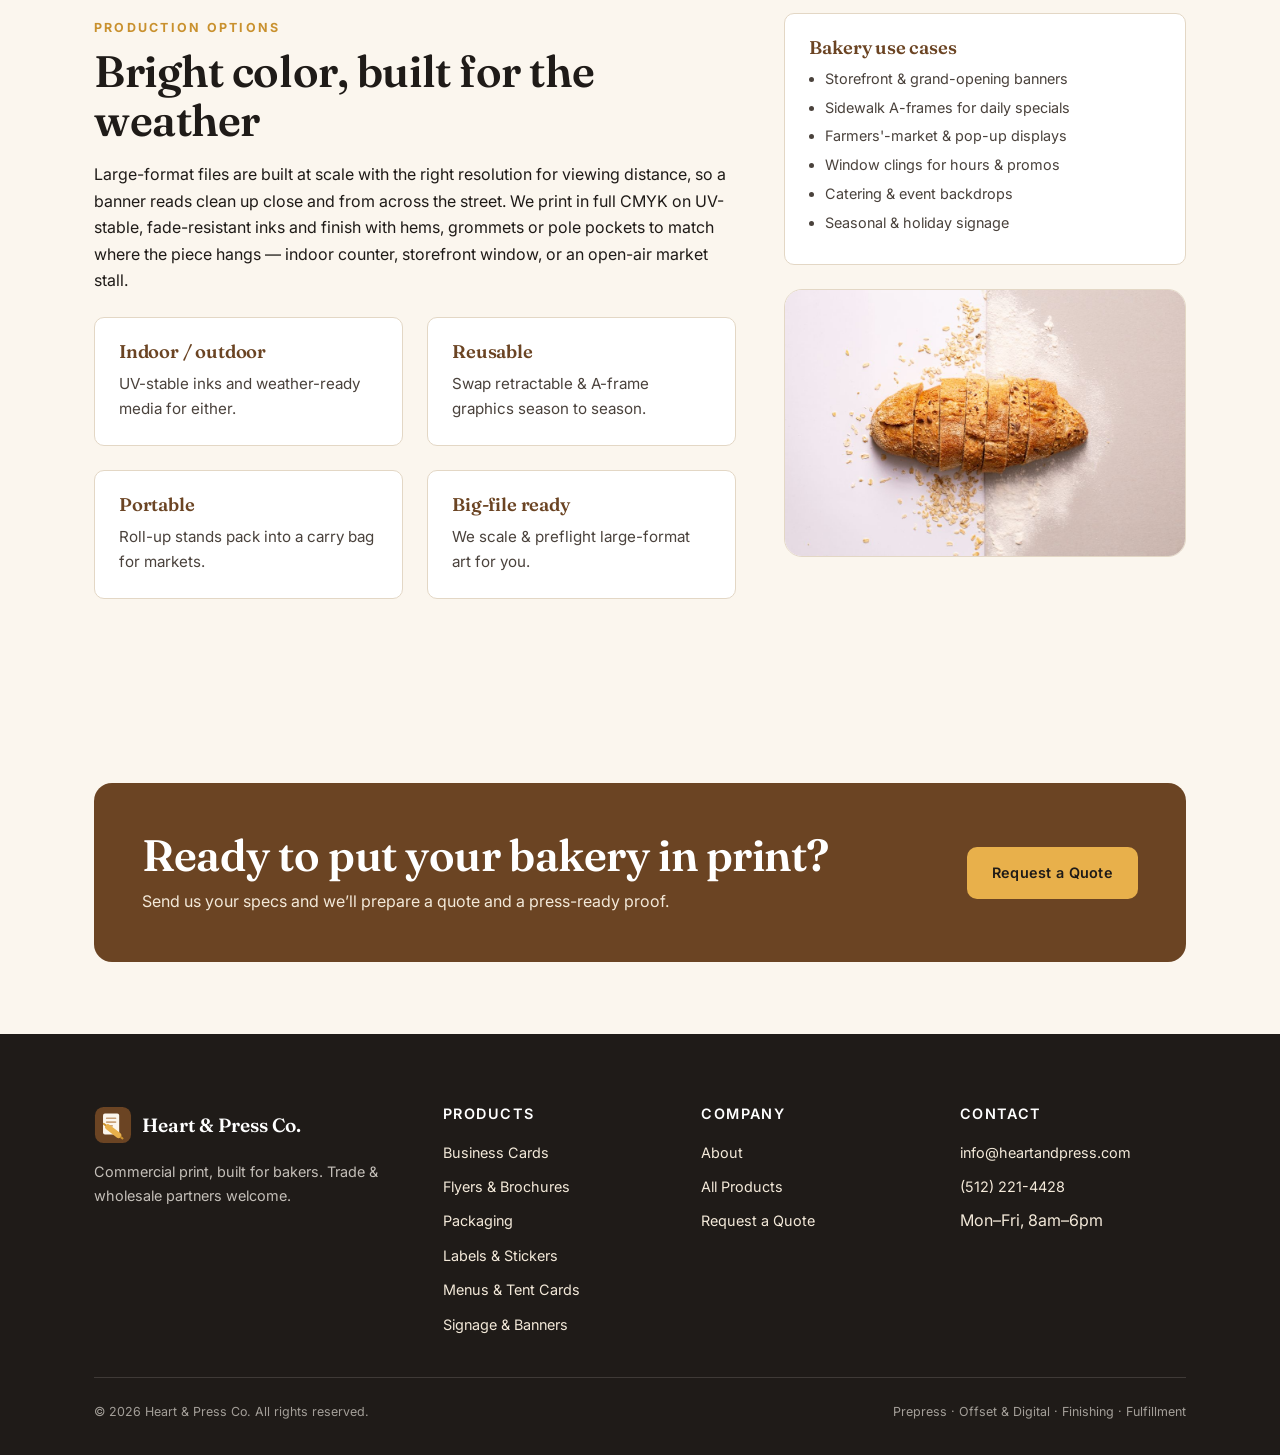
<file: products/signage-banners.html>
<!DOCTYPE html>
<html lang="en">
<head>
  <meta charset="utf-8" />
  <meta name="viewport" content="width=device-width, initial-scale=1" />
  <title>Signage &amp; Banners — Heart &amp; Press Co. | Print for bakers</title>
  <meta name="description" content="A-frames, retractable banners, window clings and market displays for bakeries — large-format print built for storefronts, events and farmers' markets. Request a quote." />
  <link rel="icon" type="image/svg+xml" href="../assets/favicon.svg" />
  <link rel="preconnect" href="https://fonts.googleapis.com" />
  <link rel="preconnect" href="https://fonts.gstatic.com" crossorigin />
  <link href="https://fonts.googleapis.com/css2?family=Fraunces:opsz,wght@9..144,500;9..144,600&family=Inter:wght@400;500;600;700&display=swap" rel="stylesheet" />
  <link rel="stylesheet" href="../css/styles.css" />
  <link rel="canonical" href="https://heartandpress.com/products/signage-banners.html" />
  <meta property="og:type" content="website" />
  <meta property="og:site_name" content="Heart & Press Co." />
  <meta property="og:title" content="Signage & Banners — Heart & Press Co." />
  <meta property="og:description" content="A-frames, retractable banners, window clings and market displays on durable indoor/outdoor media for bakery storefronts, events and farmers' markets." />
  <meta property="og:url" content="https://heartandpress.com/products/signage-banners.html" />
  <meta property="og:image" content="https://heartandpress.com/images/cat-signage.jpg" />
  <meta name="twitter:card" content="summary_large_image" />
  <script type="application/ld+json">
  { "@context": "https://schema.org", "@type": "BreadcrumbList", "itemListElement": [ { "@type": "ListItem", "position": 1, "name": "Home", "item": "https://heartandpress.com/" }, { "@type": "ListItem", "position": 2, "name": "Products", "item": "https://heartandpress.com/products.html" }, { "@type": "ListItem", "position": 3, "name": "Signage & Banners", "item": "https://heartandpress.com/products/signage-banners.html" } ] }
  </script>
</head>
<body>

  <header class="site-header">
    <div class="container">
      <nav class="nav" aria-label="Primary">
        <a class="brand" href="../index.html" aria-label="Heart &amp; Press Co. home">
          <img class="brand__mark" src="../assets/logo-mark.svg" alt="" width="38" height="38" />
          <span class="brand__name">Heart &amp; Press Co.<small>Print for bakers</small></span>
        </a>
        <button class="nav__toggle" aria-label="Toggle menu" aria-expanded="false" aria-controls="primary-menu">
          <span></span><span></span><span></span>
        </button>
        <ul class="nav__links" id="primary-menu">
          <li><a href="../products.html" aria-current="page">Products</a></li>
          <li><a href="../about.html">About</a></li>
          <li><a href="../contact.html">Contact</a></li>
          <li class="nav__cta"><a class="btn btn--accent" href="../contact.html">Request a Quote</a></li>
        </ul>
      </nav>
    </div>
  </header>

  <div class="container">
    <nav class="breadcrumb" aria-label="Breadcrumb">
      <a href="../index.html">Home</a> &rsaquo; <a href="../products.html">Products</a> &rsaquo; <span>Signage &amp; Banners</span>
    </nav>
  </div>

  <!-- ===== Page hero ===== -->
  <section class="section section--tight">
    <div class="container">
      <div class="split">
        <div>
          <span class="eyebrow">Signage &amp; Banners</span>
          <h1>Get noticed from the sidewalk to the stall.</h1>
          <p class="lead">
            From a storefront window to a farmers'-market booth, large-format signage
            is what turns foot traffic into a line at the counter. We print A-frames,
            retractable banners, window clings and market displays on durable
            indoor/outdoor media — bright, weather-ready, and built to set up in
            seconds.
          </p>
          <div class="pill-row" style="margin-top:1.25rem">
            <span class="pill">Retractable banners</span>
            <span class="pill">A-frame inserts</span>
            <span class="pill">Window &amp; floor clings</span>
            <span class="pill">Outdoor-rated vinyl</span>
          </div>
          <div style="margin-top:1.5rem">
            <a class="btn btn--primary" href="../contact.html">Request a Quote</a>
          </div>
        </div>
        <aside>
          <div class="card"><div class="card__media" style="aspect-ratio:3/2"><img src="../images/cat-signage.jpg" alt="Retail signage and storefront displays" loading="lazy" /></div></div>
        </aside>
      </div>
    </div>
  </section>

  <!-- ===== Specs ===== -->
  <section class="section section--cream2">
    <div class="container">
      <span class="eyebrow">Specifications</span>
      <h2 style="margin-bottom:1.5rem">Displays, media &amp; hardware</h2>
      <div class="spec-grid">
        <div class="spec">
          <h4>Display types</h4>
          <ul>
            <li>Retractable / roll-up banner stands</li>
            <li>A-frame &amp; sidewalk sign inserts</li>
            <li>Vinyl &amp; mesh hanging banners</li>
            <li>Window, wall &amp; floor clings</li>
            <li>Rigid yard &amp; counter signs</li>
          </ul>
        </div>
        <div class="spec">
          <h4>Media</h4>
          <ul>
            <li>13oz &amp; 18oz scrim vinyl banner</li>
            <li>Mesh vinyl for windy locations</li>
            <li>Polypropylene retractable film</li>
            <li>Adhesive vinyl &amp; static cling</li>
            <li>Coroplast, foamboard &amp; PVC board</li>
          </ul>
        </div>
        <div class="spec">
          <h4>Finishing</h4>
          <ul>
            <li>Hemmed edges &amp; welded pole pockets</li>
            <li>Grommets at corners / on center</li>
            <li>Wind slits for mesh banners</li>
            <li>Contour cut for clings &amp; decals</li>
          </ul>
        </div>
        <div class="spec">
          <h4>Hardware</h4>
          <ul>
            <li>Retractable stands with carry bags</li>
            <li>Steel &amp; plastic A-frame bases</li>
            <li>X-banner &amp; telescopic stands</li>
            <li>Replacement graphics for existing frames</li>
          </ul>
        </div>
      </div>
    </div>
  </section>

  <!-- ===== Options / use cases ===== -->
  <section class="section">
    <div class="container">
      <div class="split">
        <div class="stack">
          <div>
            <span class="eyebrow">Production options</span>
            <h2>Bright color, built for the weather</h2>
            <p>
              Large-format files are built at scale with the right resolution for
              viewing distance, so a banner reads clean up close and from across the
              street. We print in full CMYK on UV-stable, fade-resistant inks and
              finish with hems, grommets or pole pockets to match where the piece
              hangs — indoor counter, storefront window, or an open-air market stall.
            </p>
          </div>
          <div class="grid grid-2">
            <div class="spec"><h4>Indoor / outdoor</h4><p style="margin:0;font-size:0.95rem;color:var(--ink-soft)">UV-stable inks and weather-ready media for either.</p></div>
            <div class="spec"><h4>Reusable</h4><p style="margin:0;font-size:0.95rem;color:var(--ink-soft)">Swap retractable &amp; A-frame graphics season to season.</p></div>
            <div class="spec"><h4>Portable</h4><p style="margin:0;font-size:0.95rem;color:var(--ink-soft)">Roll-up stands pack into a carry bag for markets.</p></div>
            <div class="spec"><h4>Big-file ready</h4><p style="margin:0;font-size:0.95rem;color:var(--ink-soft)">We scale &amp; preflight large-format art for you.</p></div>
          </div>
        </div>
        <aside>
          <div class="spec">
            <h4>Bakery use cases</h4>
            <ul style="margin:0;padding-left:1.1em;color:var(--ink-soft)">
              <li>Storefront &amp; grand-opening banners</li>
              <li>Sidewalk A-frames for daily specials</li>
              <li>Farmers'-market &amp; pop-up displays</li>
              <li>Window clings for hours &amp; promos</li>
              <li>Catering &amp; event backdrops</li>
              <li>Seasonal &amp; holiday signage</li>
            </ul>
          </div>
          <div class="card" style="margin-top:1.5rem"><div class="card__media" style="aspect-ratio:3/2"><img src="../images/bakery-flatlay.jpg" alt="Bakery spread that signage promotes" loading="lazy" /></div></div>
        </aside>
      </div>
    </div>
  </section>

  <!-- ===== CTA band ===== -->
  <section class="section section--tight">
    <div class="container">
      <div class="cta-band">
        <div>
          <h2>Ready to put your bakery in print?</h2>
          <p>Send us your specs and we’ll prepare a quote and a press-ready proof.</p>
        </div>
        <a class="btn btn--accent" href="../contact.html">Request a Quote</a>
      </div>
    </div>
  </section>

  <!-- ===== Footer ===== -->
  <footer class="site-footer">
    <div class="container">
      <div class="footer-grid">
        <div class="footer-brand">
          <a class="brand" href="../index.html" aria-label="Heart &amp; Press Co. home">
            <img class="brand__mark" src="../assets/logo-mark.svg" alt="" width="38" height="38" />
            <span class="brand__name" style="color:#fff">Heart &amp; Press Co.</span>
          </a>
          <p style="margin-top:1rem;max-width:34ch;color:rgba(251,246,238,0.75);font-size:0.9rem">
            Commercial print, built for bakers. Trade &amp; wholesale partners welcome.
          </p>
        </div>
        <div>
          <h4>Products</h4>
          <ul class="footer-links">
            <li><a href="business-cards.html">Business Cards</a></li>
            <li><a href="flyers-brochures.html">Flyers &amp; Brochures</a></li>
            <li><a href="packaging.html">Packaging</a></li>
            <li><a href="labels-stickers.html">Labels &amp; Stickers</a></li>
            <li><a href="menus-tent-cards.html">Menus &amp; Tent Cards</a></li>
            <li><a href="signage-banners.html">Signage &amp; Banners</a></li>
          </ul>
        </div>
        <div>
          <h4>Company</h4>
          <ul class="footer-links">
            <li><a href="../about.html">About</a></li>
            <li><a href="../products.html">All Products</a></li>
            <li><a href="../contact.html">Request a Quote</a></li>
          </ul>
        </div>
        <div>
          <h4>Contact</h4>
          <ul class="footer-links">
            <li><a href="mailto:info@heartandpress.com">info@heartandpress.com</a></li>
            <li><a href="tel:+15122214428">(512) 221-4428</a></li>
            <li>Mon–Fri, 8am–6pm</li>
          </ul>
        </div>
      </div>
      <div class="footer-bottom">
        <span>&copy; <span id="year">2026</span> Heart &amp; Press Co. All rights reserved.</span>
        <span>Prepress &middot; Offset &amp; Digital &middot; Finishing &middot; Fulfillment</span>
      </div>
    </div>
  </footer>

  <script src="../js/main.js"></script>
</body>
</html>
</file>
<file: css/styles.css>
/* =================================================================
   Heart & Press Co. — Shared Stylesheet
   Commercial print, built for bakers.
   Single stylesheet for the whole static site (no build step).
   ================================================================= */

/* ----- Design tokens ------------------------------------------- */
:root {
  /* Brand palette */
  --crust:      #6B4423;  /* crust brown      */
  --crust-dark: #4E3019;
  --cream:      #FBF6EE;  /* warm cream bg    */
  --cream-2:    #F3E9D9;  /* slightly deeper  */
  --butter:     #E8B04B;  /* butter / accent  */
  --butter-dk:  #C9912E;
  --ink:        #1F1B18;  /* near-black ink   */
  --ink-soft:   #4A423C;
  --berry:      #B23A48;  /* spot accent      */
  --line:       #E3D7C5;  /* hairline borders */
  --white:      #ffffff;

  /* Type */
  --font-display: "Fraunces", "Playfair Display", Georgia, "Times New Roman", serif;
  --font-body: "Inter", system-ui, -apple-system, "Segoe UI", Roboto, Helvetica, Arial, sans-serif;

  /* Type scale */
  --fs-xs: 0.78rem;
  --fs-sm: 0.9rem;
  --fs-base: 1rem;
  --fs-md: 1.15rem;
  --fs-lg: 1.4rem;
  --fs-xl: 2rem;
  --fs-2xl: 2.75rem;
  --fs-3xl: 3.6rem;

  /* Spacing */
  --sp-1: 0.5rem;
  --sp-2: 1rem;
  --sp-3: 1.5rem;
  --sp-4: 2rem;
  --sp-5: 3rem;
  --sp-6: 4.5rem;
  --sp-7: 7rem;

  --radius: 10px;
  --radius-lg: 18px;
  --shadow-sm: 0 2px 8px rgba(31, 27, 24, 0.08);
  --shadow-md: 0 12px 30px rgba(31, 27, 24, 0.12);
  --container: 1140px;
  --transition: 200ms ease;
}

/* ----- Reset / base -------------------------------------------- */
*, *::before, *::after { box-sizing: border-box; }

html { scroll-behavior: smooth; -webkit-text-size-adjust: 100%; }

body {
  margin: 0;
  font-family: var(--font-body);
  font-size: var(--fs-base);
  line-height: 1.65;
  color: var(--ink);
  background: var(--cream);
  -webkit-font-smoothing: antialiased;
}

h1, h2, h3, h4 {
  font-family: var(--font-display);
  font-weight: 600;
  line-height: 1.12;
  color: var(--ink);
  margin: 0 0 var(--sp-2);
  letter-spacing: -0.01em;
}
h1 { font-size: var(--fs-3xl); }
h2 { font-size: var(--fs-2xl); }
h3 { font-size: var(--fs-lg); }
h4 { font-size: var(--fs-md); }

p { margin: 0 0 var(--sp-2); }
a { color: var(--crust); text-decoration: none; transition: color var(--transition); }
a:hover { color: var(--berry); }
img { max-width: 100%; display: block; }
ul { margin: 0 0 var(--sp-2); padding-left: 1.2em; }
li { margin-bottom: 0.35em; }

/* ----- Layout primitives --------------------------------------- */
.container {
  width: 100%;
  max-width: var(--container);
  margin-inline: auto;
  padding-inline: var(--sp-3);
}
.section { padding-block: var(--sp-7); }
.section--tight { padding-block: var(--sp-6); }
.section--cream2 { background: var(--cream-2); }
.section--ink { background: var(--ink); color: var(--cream); }
.section--ink h1, .section--ink h2, .section--ink h3 { color: var(--white); }

.grid { display: grid; gap: var(--sp-3); }
.grid-2 { grid-template-columns: repeat(2, 1fr); }
.split { display: grid; grid-template-columns: 1.6fr 1fr; gap: var(--sp-5); align-items: start; }
.grid-3 { grid-template-columns: repeat(3, 1fr); }
.center { text-align: center; }
.measure { max-width: 62ch; }
.measure-center { max-width: 62ch; margin-inline: auto; }

/* Section heading helper */
.eyebrow {
  display: inline-block;
  font-family: var(--font-body);
  font-size: var(--fs-xs);
  font-weight: 700;
  letter-spacing: 0.18em;
  text-transform: uppercase;
  color: var(--butter-dk);
  margin-bottom: var(--sp-1);
}
.section--ink .eyebrow { color: var(--butter); }
.lead { font-size: var(--fs-md); color: var(--ink-soft); }
.section--ink .lead { color: var(--cream-2); }

/* ----- Buttons ------------------------------------------------- */
.btn {
  display: inline-block;
  font-family: var(--font-body);
  font-weight: 600;
  font-size: var(--fs-sm);
  letter-spacing: 0.02em;
  padding: 0.85em 1.6em;
  border-radius: var(--radius);
  border: 2px solid transparent;
  cursor: pointer;
  transition: transform var(--transition), background var(--transition), color var(--transition), border-color var(--transition);
}
.btn:hover { transform: translateY(-2px); }
.btn--primary { background: var(--crust); color: var(--white); }
.btn--primary:hover { background: var(--crust-dark); color: var(--white); }
.btn--accent { background: var(--butter); color: var(--ink); }
.btn--accent:hover { background: var(--butter-dk); color: var(--ink); }
.btn--ghost { background: transparent; color: var(--crust); border-color: var(--line); }
.btn--ghost:hover { border-color: var(--crust); color: var(--crust); }
.section--ink .btn--ghost { color: var(--cream); border-color: rgba(251,246,238,0.35); }
.section--ink .btn--ghost:hover { border-color: var(--butter); color: var(--butter); }

/* ----- Header / nav -------------------------------------------- */
.site-header {
  position: sticky;
  top: 0;
  z-index: 50;
  background: rgba(251, 246, 238, 0.92);
  backdrop-filter: saturate(140%) blur(8px);
  border-bottom: 1px solid var(--line);
}
.nav {
  display: flex;
  align-items: center;
  justify-content: space-between;
  gap: var(--sp-3);
  min-height: 72px;
}
.brand { display: flex; align-items: center; gap: 0.6rem; }
.brand__mark { width: 38px; height: 38px; flex: 0 0 auto; }
.brand__name {
  font-family: var(--font-display);
  font-weight: 600;
  font-size: 1.2rem;
  color: var(--ink);
  line-height: 1;
}
.brand__name small {
  display: block;
  font-family: var(--font-body);
  font-weight: 600;
  font-size: 0.62rem;
  letter-spacing: 0.14em;
  text-transform: uppercase;
  color: var(--butter-dk);
  margin-top: 3px;
}
.nav__links {
  display: flex;
  align-items: center;
  gap: var(--sp-3);
  list-style: none;
  margin: 0;
  padding: 0;
}
.nav__links a {
  font-size: var(--fs-sm);
  font-weight: 500;
  color: var(--ink-soft);
}
.nav__links a:hover,
.nav__links a[aria-current="page"] { color: var(--crust); }
.nav__cta { margin-left: var(--sp-1); }

.nav__toggle {
  display: none;
  background: none;
  border: 0;
  cursor: pointer;
  padding: 8px;
}
.nav__toggle span {
  display: block;
  width: 24px;
  height: 2px;
  background: var(--ink);
  margin: 5px 0;
  transition: var(--transition);
}

/* ----- Hero ---------------------------------------------------- */
.hero {
  position: relative;
  background: linear-gradient(160deg, var(--cream) 0%, var(--cream-2) 100%);
  overflow: hidden;
}
.hero__grid {
  display: grid;
  grid-template-columns: 1.05fr 0.95fr;
  gap: var(--sp-5);
  align-items: center;
  padding-block: var(--sp-7);
}
.hero h1 { margin-bottom: var(--sp-3); }
.hero__media {
  position: relative;
  border-radius: var(--radius-lg);
  overflow: hidden;
  box-shadow: var(--shadow-md);
  aspect-ratio: 4 / 5;
}
.hero__media img { width: 100%; height: 100%; object-fit: cover; }
.hero__badges { display: flex; flex-wrap: wrap; gap: 0.6rem; margin-top: var(--sp-3); }
.badge {
  font-size: var(--fs-xs);
  font-weight: 600;
  letter-spacing: 0.04em;
  background: var(--white);
  border: 1px solid var(--line);
  color: var(--ink-soft);
  padding: 0.4em 0.85em;
  border-radius: 999px;
}

/* ----- Cards --------------------------------------------------- */
.card {
  background: var(--white);
  border: 1px solid var(--line);
  border-radius: var(--radius-lg);
  overflow: hidden;
  display: flex;
  flex-direction: column;
  transition: transform var(--transition), box-shadow var(--transition);
}
.card:hover { transform: translateY(-4px); box-shadow: var(--shadow-md); }
.card__media { aspect-ratio: 3 / 2; background: var(--cream-2); overflow: hidden; }
.card__media img { width: 100%; height: 100%; object-fit: cover; transition: transform 400ms ease; }
.card:hover .card__media img { transform: scale(1.05); }
.card__body { padding: var(--sp-3); display: flex; flex-direction: column; gap: 0.5rem; flex: 1; }
.card__body h3 { margin: 0; }
.card__body p { color: var(--ink-soft); font-size: var(--fs-sm); margin: 0; }
.card__link {
  margin-top: auto;
  font-weight: 600;
  font-size: var(--fs-sm);
  color: var(--crust);
}
.card__link::after { content: " \2192"; transition: var(--transition); }
.card:hover .card__link::after { margin-left: 4px; }

/* ----- Feature / capability strip ------------------------------ */
.features { display: grid; grid-template-columns: repeat(3, 1fr); gap: var(--sp-3); }
.feature { display: flex; gap: var(--sp-2); }
.feature__icon {
  flex: 0 0 auto; width: 44px; height: 44px;
  display: grid; place-items: center;
  background: var(--cream-2); border-radius: 12px; color: var(--crust);
}
.feature h4 { margin: 0 0 0.25rem; }
.feature p { margin: 0; font-size: var(--fs-sm); color: var(--ink-soft); }

/* ----- Spec list (category pages) ------------------------------ */
.spec-grid { display: grid; grid-template-columns: repeat(2, 1fr); gap: var(--sp-3); }
.spec {
  background: var(--white);
  border: 1px solid var(--line);
  border-radius: var(--radius);
  padding: var(--sp-3);
}
.spec h4 { margin: 0 0 0.5rem; color: var(--crust); }
.spec ul { margin: 0; padding-left: 1.1em; font-size: var(--fs-sm); color: var(--ink-soft); }

.pill-row { display: flex; flex-wrap: wrap; gap: 0.5rem; }
.pill {
  font-size: var(--fs-xs);
  font-weight: 600;
  background: var(--cream-2);
  color: var(--crust-dark);
  border-radius: 999px;
  padding: 0.4em 0.9em;
}

/* ----- CTA band ------------------------------------------------ */
.cta-band {
  background: var(--crust);
  color: var(--cream);
  border-radius: var(--radius-lg);
  padding: var(--sp-5);
  display: flex;
  align-items: center;
  justify-content: space-between;
  gap: var(--sp-4);
  flex-wrap: wrap;
}
.cta-band h2 { color: var(--white); margin: 0; }
.cta-band p { color: var(--cream-2); margin: 0.5rem 0 0; }

/* ----- Forms (contact) ----------------------------------------- */
.form-grid { display: grid; grid-template-columns: repeat(2, 1fr); gap: var(--sp-3); }
.field { display: flex; flex-direction: column; gap: 0.4rem; }
.field.full { grid-column: 1 / -1; }
.field label { font-size: var(--fs-sm); font-weight: 600; }
.field label .req { color: var(--berry); }
.field input, .field select, .field textarea {
  font-family: var(--font-body);
  font-size: var(--fs-base);
  padding: 0.7em 0.85em;
  border: 1px solid var(--line);
  border-radius: var(--radius);
  background: var(--white);
  color: var(--ink);
  transition: border-color var(--transition), box-shadow var(--transition);
}
.field input:focus, .field select:focus, .field textarea:focus {
  outline: none;
  border-color: var(--crust);
  box-shadow: 0 0 0 3px rgba(107, 68, 35, 0.12);
}
.field textarea { resize: vertical; min-height: 120px; }
.form-note { font-size: var(--fs-xs); color: var(--ink-soft); }
.form-success {
  display: none;
  background: #EAF3EA;
  border: 1px solid #BcD9Bc;
  color: #2C5A2C;
  padding: var(--sp-3);
  border-radius: var(--radius);
}
.form-success.show { display: block; }

/* ----- Footer -------------------------------------------------- */
.site-footer {
  background: var(--ink);
  color: var(--cream-2);
  padding-block: var(--sp-6) var(--sp-4);
}
.footer-grid {
  display: grid;
  grid-template-columns: 1.4fr 1fr 1fr 1fr;
  gap: var(--sp-4);
}
.site-footer h4 { color: var(--white); font-family: var(--font-body); font-size: var(--fs-sm); text-transform: uppercase; letter-spacing: 0.1em; }
.site-footer a { color: var(--cream-2); font-size: var(--fs-sm); }
.site-footer a:hover { color: var(--butter); }
.footer-links { list-style: none; padding: 0; margin: 0; }
.footer-links li { margin-bottom: 0.5rem; }
.footer-brand .brand__name { color: var(--white); }
.footer-bottom {
  border-top: 1px solid rgba(251,246,238,0.14);
  margin-top: var(--sp-4);
  padding-top: var(--sp-3);
  display: flex; justify-content: space-between; flex-wrap: wrap; gap: var(--sp-2);
  font-size: var(--fs-xs); color: rgba(251,246,238,0.6);
}

/* ----- Breadcrumb ---------------------------------------------- */
.breadcrumb { font-size: var(--fs-sm); color: var(--ink-soft); padding-top: var(--sp-4); }
.breadcrumb a { color: var(--ink-soft); }
.breadcrumb a:hover { color: var(--crust); }

/* ----- Page header (interior pages) ---------------------------- */
.page-head { background: linear-gradient(160deg, var(--cream) 0%, var(--cream-2) 100%); padding-block: var(--sp-5) var(--sp-6); }
.page-head h1 { margin-bottom: var(--sp-2); }

/* ----- Utilities ----------------------------------------------- */
.mt-0 { margin-top: 0; }
.mb-0 { margin-bottom: 0; }
.stack > * + * { margin-top: var(--sp-3); }
.hide-mobile { }
.visually-hidden {
  position: absolute; width: 1px; height: 1px; padding: 0; margin: -1px;
  overflow: hidden; clip: rect(0,0,0,0); white-space: nowrap; border: 0;
}

/* ----- Responsive ---------------------------------------------- */
@media (max-width: 900px) {
  :root { --fs-3xl: 2.6rem; --fs-2xl: 2.1rem; }
  .hero__grid { grid-template-columns: 1fr; }
  .hero__media { aspect-ratio: 16 / 10; order: -1; }
  .footer-grid { grid-template-columns: 1fr 1fr; }
  .features { grid-template-columns: 1fr; }
}

@media (max-width: 760px) {
  .nav__toggle { display: block; }
  .nav__links {
    position: absolute;
    top: 72px; left: 0; right: 0;
    flex-direction: column;
    align-items: stretch;
    gap: 0;
    background: var(--cream);
    border-bottom: 1px solid var(--line);
    padding: var(--sp-2) var(--sp-3) var(--sp-3);
    box-shadow: var(--shadow-sm);
    display: none;
  }
  .nav__links.open { display: flex; }
  .nav__links li { padding: 0.4rem 0; border-bottom: 1px solid var(--line); }
  .nav__cta { margin: var(--sp-1) 0 0; }
  .grid-2, .grid-3, .spec-grid, .form-grid, .split { grid-template-columns: 1fr; }
  .cta-band { flex-direction: column; align-items: flex-start; }
}
</file>
